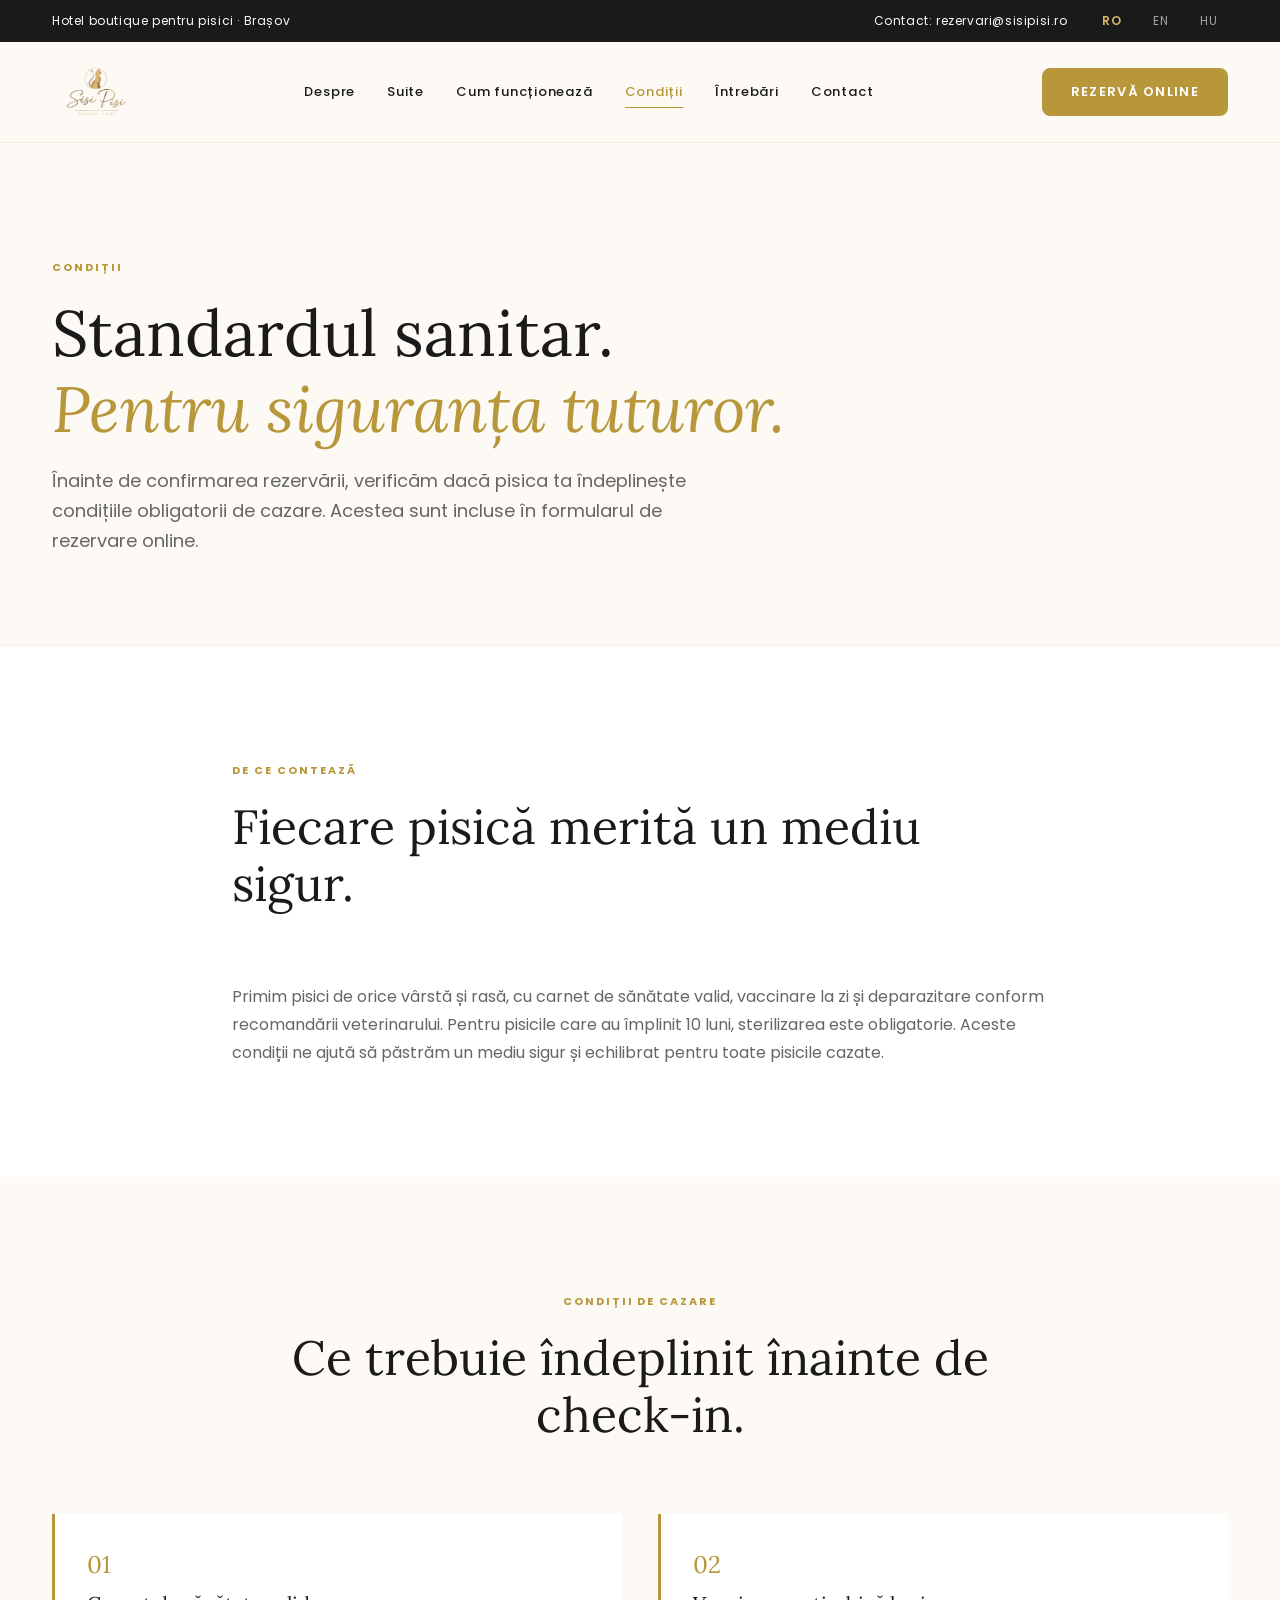
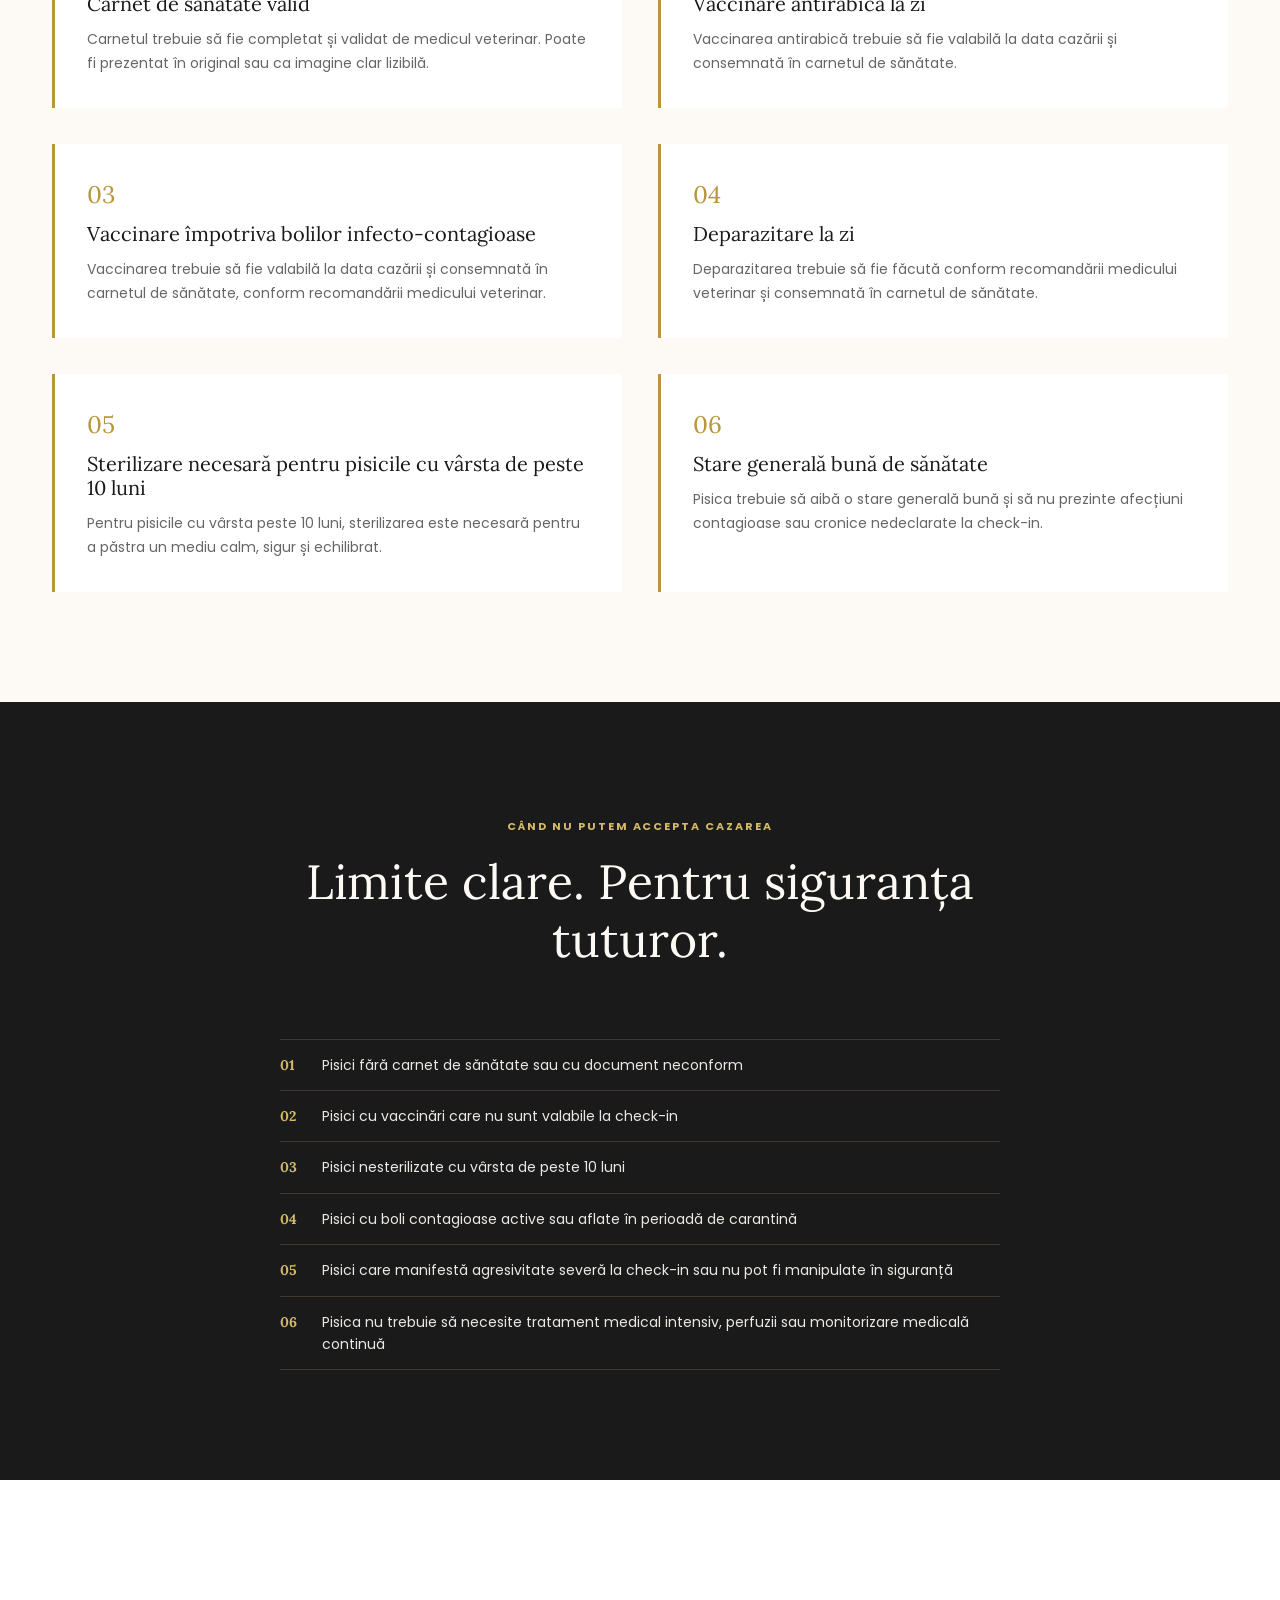
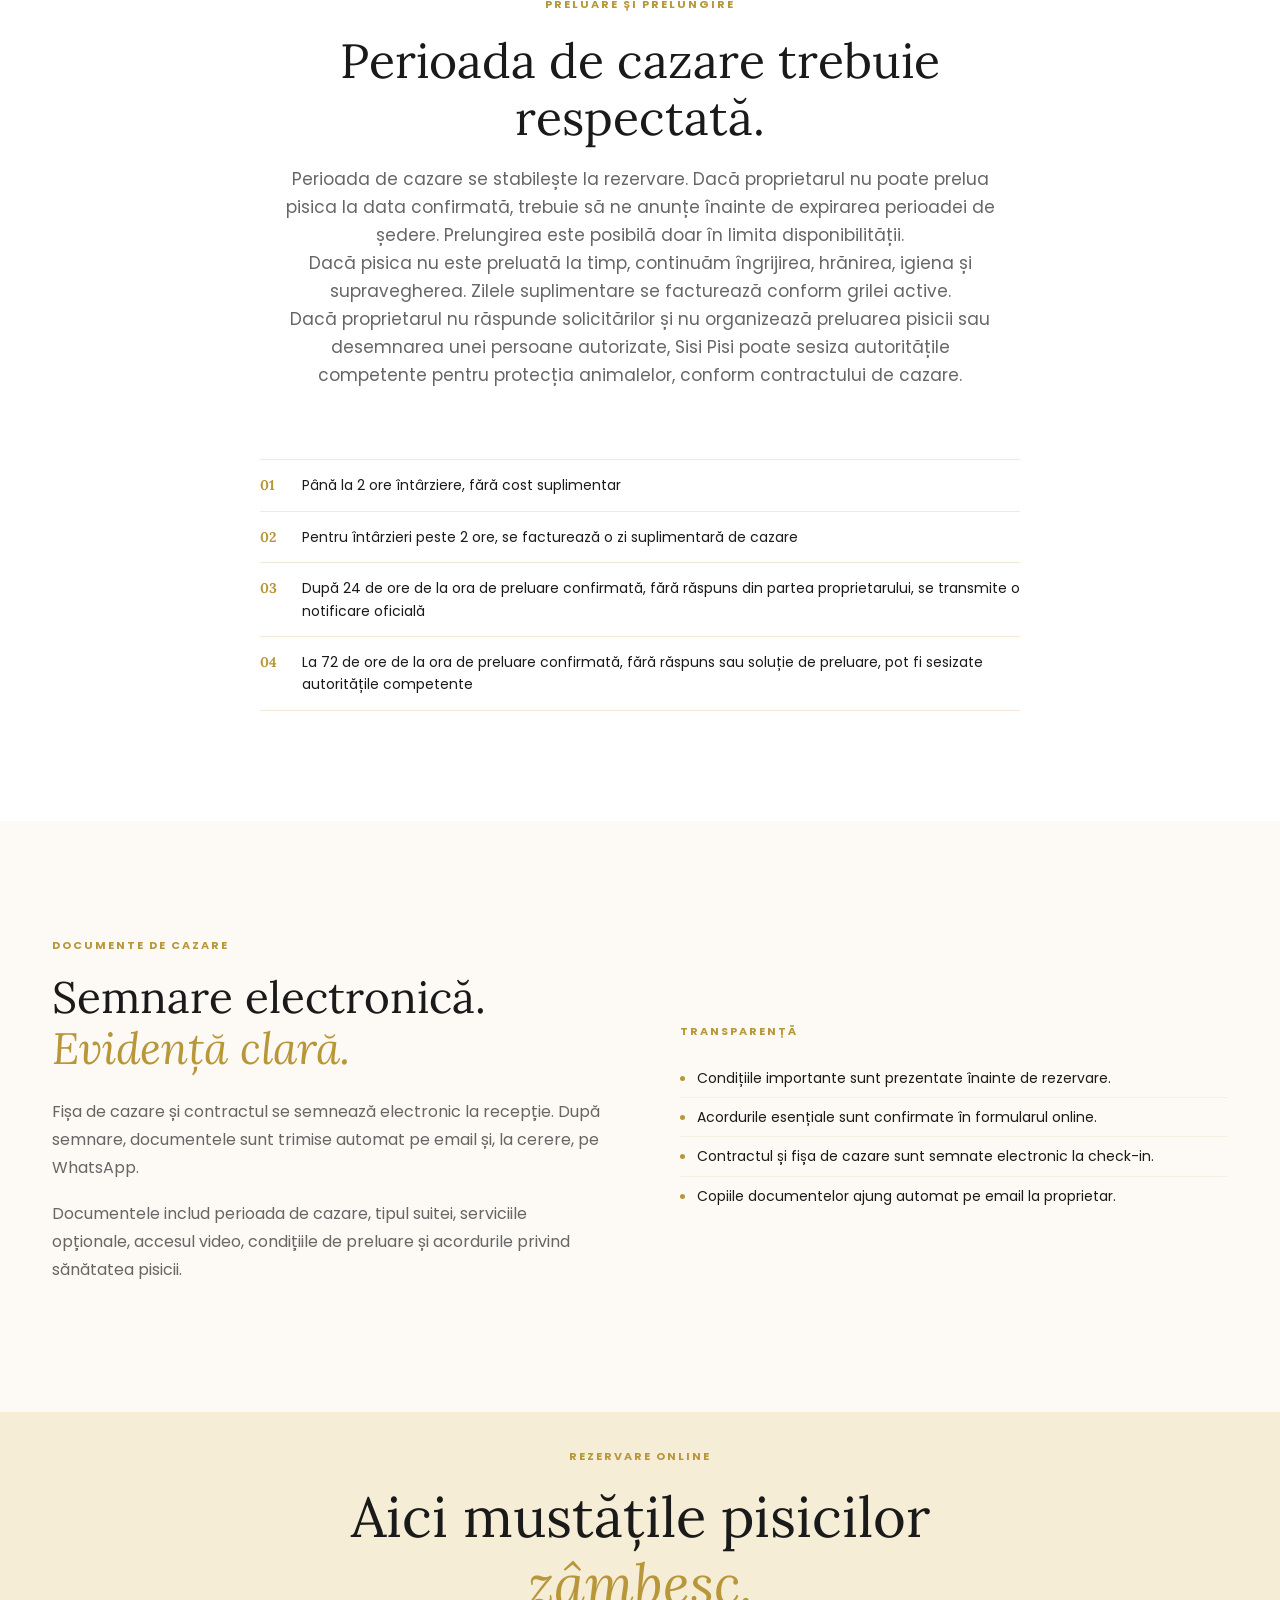
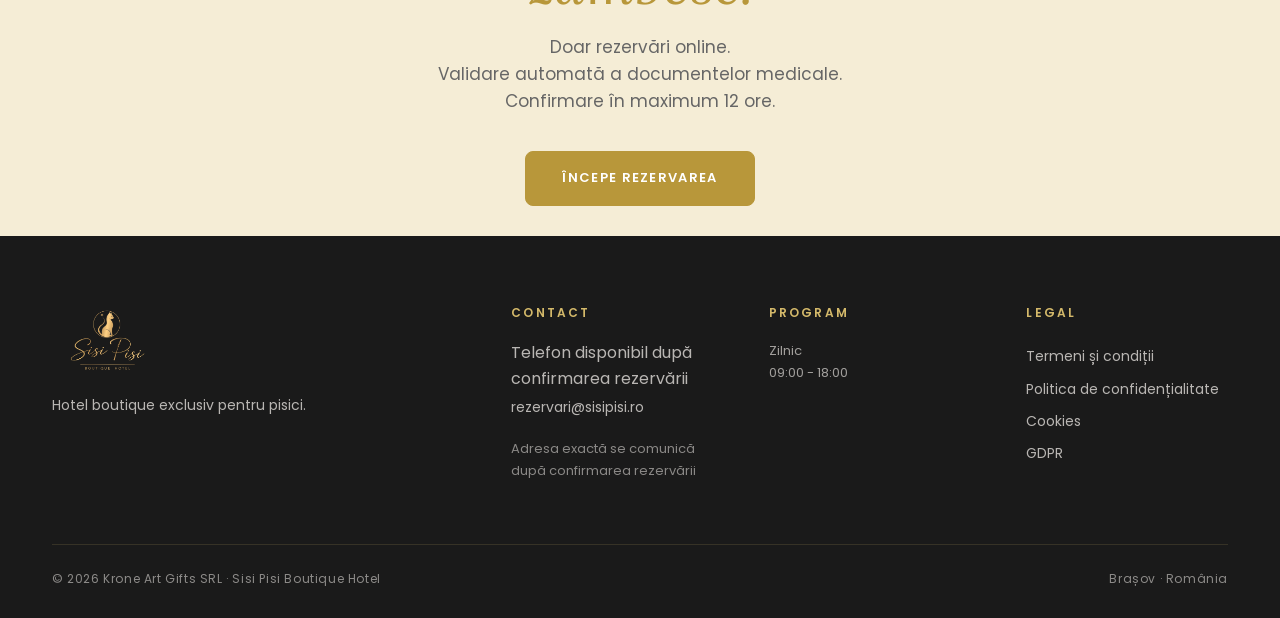
<file: conditii.html>
<!DOCTYPE html>
<html lang="ro">
<head>
<meta charset="UTF-8">
<meta name="viewport" content="width=device-width, initial-scale=1.0">
<title>Condiții de admitere · Sisi Pisi Boutique Hotel</title>
<meta name="description" content="Condițiile medicale obligatorii pentru rezervarea unei suite la Sisi Pisi. Vaccinare la zi, carnet veterinar, deparazitare.">
<link rel="preconnect" href="https://fonts.googleapis.com">
<link rel="preconnect" href="https://fonts.gstatic.com" crossorigin>
<link href="https://fonts.googleapis.com/css2?family=Lora:ital,wght@0,400;0,500;0,600;1,400&family=Poppins:wght@300;400;500;600;700&display=swap" rel="stylesheet">
<link rel="stylesheet" href="assets/styles.css">
  <link rel="icon" href="/favicon.ico" sizes="any">
  <link rel="icon" type="image/png" sizes="96x96" href="/favicon-96x96.png">
  <link rel="icon" type="image/png" sizes="192x192" href="/favicon-192.png">
  <link rel="apple-touch-icon" href="/apple-touch-icon.png">
</head>
<body>

<div class="topbar">
  <div class="container">
    <div data-i18n="topbar.tagline">Hotel boutique pentru pisici · Brașov</div>
    <div class="topbar-right">
      <a href="mailto:rezervari@sisipisi.ro" data-i18n="topbar.phone">Contact: rezervari@sisipisi.ro</a>
      <div class="lang-switcher">
        <button data-lang="ro" class="active">RO</button><span class="lang-divider">·</span>
        <button data-lang="en">EN</button><span class="lang-divider">·</span>
        <button data-lang="hu">HU</button>
      </div>
    </div>
  </div>
</div>

<header class="site-header">
  <div class="container">
    <a href="index.html" class="logo"><img src="assets/images/Logo%20transparent.png" alt="Sisi Pisi" class="logo-desktop"><img src="assets/images/logo-rotund.svg" alt="Sisi Pisi" class="logo-mobile"></a>
    <nav class="primary">
      <a href="despre.html" data-i18n="nav.about">Despre</a>
      <a href="suite.html" data-i18n="nav.suites">Suite</a>
      <a href="cum-functioneaza.html" data-i18n="nav.how">Cum funcționează</a>
      <a href="conditii.html" data-i18n="nav.requirements">Condiții</a>
      <a href="faq.html" data-i18n="nav.faq">Întrebări</a>
      <a href="contact.html" data-i18n="nav.contact">Contact</a>
    </nav>
    <a href="rezervare.html" class="btn-primary" data-i18n="nav.book">Rezervă online</a>
    <button class="menu-toggle" aria-label="Menu" aria-expanded="false" type="button"><svg viewBox="0 0 24 24" fill="none" stroke="currentColor" stroke-width="1.5"><line x1="4" y1="7" x2="20" y2="7"/><line x1="4" y1="12" x2="20" y2="12"/><line x1="4" y1="17" x2="20" y2="17"/></svg></button>
  </div>
</header>

<section class="page-hero">
  <div class="container reveal">
    <div class="eyebrow" data-i18n="nav.requirements">Condiții</div>
    <h1><span data-i18n="cond.hero.title.1">Standardul sanitar.</span><br><em data-i18n="cond.hero.title.2">Pentru siguranța tuturor.</em></h1>
    <p class="lead" data-i18n="cond.hero.lead">Înainte de confirmarea rezervării, verificăm dacă pisica ta îndeplinește condițiile obligatorii de cazare. Acestea sunt incluse în formularul de rezervare online.</p>
  </div>
</section>

<section class="bg-white">
  <div class="container-narrow">
    <div class="section-head left reveal">
      <div class="eyebrow" data-i18n="cond.intro.eyebrow">De ce contează</div>
      <h2 data-i18n="cond.intro.title">Fiecare pisică merită un mediu sigur.</h2>
    </div>
    <div class="reveal">
      <p data-i18n="cond.intro.p1" style="color: var(--gray); font-size: 16px; line-height: 1.75;">Primim pisici de orice vârstă și rasă, cu carnet de sănătate valid, vaccinare la zi și deparazitare conform recomandării veterinarului. Pentru pisicile care au împlinit 10 luni, sterilizarea este obligatorie. Aceste condiții ne ajută să păstrăm un mediu sigur și echilibrat pentru toate pisicile cazate.</p>
    </div>
  </div>
</section>

<section class="bg-cream">
  <div class="container">
    <div class="section-head reveal">
      <div class="eyebrow" data-i18n="cond.docs.eyebrow">CONDIȚII DE CAZARE</div>
      <h2 data-i18n="cond.docs.title">Ce trebuie îndeplinit înainte de check-in.</h2>
    </div>
    <div class="pillars-grid" style="grid-template-columns: repeat(2, 1fr); gap: 36px;">
      <div class="reveal" style="background: var(--white); padding: 32px; border-left: 3px solid var(--gold);">
        <div class="eyebrow" style="font-size: 24px; color: var(--gold); font-family: 'Lora'; font-weight: 400; letter-spacing: 0; text-transform: none; margin-bottom: 8px;">01</div>
        <h3 style="font-size: 20px; margin-bottom: 12px; color: var(--charcoal);" data-i18n="cond.docs.1.title">Carnet de sănătate valid</h3>
        <p style="color: var(--gray); font-size: 14px; line-height: 1.7;" data-i18n="cond.docs.1.text">Carnetul trebuie să fie completat și validat de medicul veterinar. Poate fi prezentat în original sau ca imagine clar lizibilă.</p>
      </div>
      <div class="reveal" style="background: var(--white); padding: 32px; border-left: 3px solid var(--gold);">
        <div class="eyebrow" style="font-size: 24px; color: var(--gold); font-family: 'Lora'; font-weight: 400; letter-spacing: 0; text-transform: none; margin-bottom: 8px;">02</div>
        <h3 style="font-size: 20px; margin-bottom: 12px; color: var(--charcoal);" data-i18n="cond.docs.2.title">Vaccinare antirabică la zi</h3>
        <p style="color: var(--gray); font-size: 14px; line-height: 1.7;" data-i18n="cond.docs.2.text">Vaccinarea antirabică trebuie să fie valabilă la data cazării și consemnată în carnetul de sănătate.</p>
      </div>
      <div class="reveal" style="background: var(--white); padding: 32px; border-left: 3px solid var(--gold);">
        <div class="eyebrow" style="font-size: 24px; color: var(--gold); font-family: 'Lora'; font-weight: 400; letter-spacing: 0; text-transform: none; margin-bottom: 8px;">03</div>
        <h3 style="font-size: 20px; margin-bottom: 12px; color: var(--charcoal);" data-i18n="cond.docs.3.title">Vaccinare împotriva bolilor infecto-contagioase</h3>
        <p style="color: var(--gray); font-size: 14px; line-height: 1.7;" data-i18n="cond.docs.3.text">Vaccinarea trebuie să fie valabilă la data cazării și consemnată în carnetul de sănătate, conform recomandării medicului veterinar.</p>
      </div>
      <div class="reveal" style="background: var(--white); padding: 32px; border-left: 3px solid var(--gold);">
        <div class="eyebrow" style="font-size: 24px; color: var(--gold); font-family: 'Lora'; font-weight: 400; letter-spacing: 0; text-transform: none; margin-bottom: 8px;">04</div>
        <h3 style="font-size: 20px; margin-bottom: 12px; color: var(--charcoal);" data-i18n="cond.docs.4.title">Deparazitare la zi</h3>
        <p style="color: var(--gray); font-size: 14px; line-height: 1.7;" data-i18n="cond.docs.4.text">Deparazitarea trebuie să fie făcută conform recomandării medicului veterinar și consemnată în carnetul de sănătate.</p>
      </div>
      <div class="reveal" style="background: var(--white); padding: 32px; border-left: 3px solid var(--gold);">
        <div class="eyebrow" style="font-size: 24px; color: var(--gold); font-family: 'Lora'; font-weight: 400; letter-spacing: 0; text-transform: none; margin-bottom: 8px;">05</div>
        <h3 style="font-size: 20px; margin-bottom: 12px; color: var(--charcoal);" data-i18n="cond.docs.5.title">Sterilizare necesară pentru pisicile cu vârsta de peste 10 luni</h3>
        <p style="color: var(--gray); font-size: 14px; line-height: 1.7;" data-i18n="cond.docs.5.text">Pentru pisicile cu vârsta peste 10 luni, sterilizarea este necesară pentru a păstra un mediu calm, sigur și echilibrat.</p>
</div>
      <div class="reveal" style="background: var(--white); padding: 32px; border-left: 3px solid var(--gold);">
        <div class="eyebrow" style="font-size: 24px; color: var(--gold); font-family: 'Lora'; font-weight: 400; letter-spacing: 0; text-transform: none; margin-bottom: 8px;">06</div>
        <h3 style="font-size: 20px; margin-bottom: 12px; color: var(--charcoal);" data-i18n="cond.docs.6.title">Stare generală bună de sănătate</h3>
        <p style="color: var(--gray); font-size: 14px; line-height: 1.7;" data-i18n="cond.docs.6.text">Pisica trebuie să aibă o stare generală bună și să nu prezinte afecțiuni contagioase sau cronice nedeclarate la check-in.</p>

      </div>
    </div>
  </div>
</section>

<section class="bg-charcoal">
  <div class="container">
    <div class="section-head reveal">
      <div class="eyebrow eyebrow-light" data-i18n="cond.refuse.eyebrow">CÂND NU PUTEM ACCEPTA CAZAREA</div>
      <h2 style="color: var(--cream);" data-i18n="cond.refuse.title">Limite clare. Pentru siguranța tuturor.</h2>
    </div>
    <ul class="req-list reveal" style="max-width: 720px; margin: 0 auto;">
      <li><span class="check">01</span><span data-i18n="cond.refuse.1">Pisici fără carnet de sănătate sau cu document neconform</span></li>
      <li><span class="check">02</span><span data-i18n="cond.refuse.2">Pisici cu vaccinări care nu sunt valabile la check-in</span></li>
      <li><span class="check">03</span><span data-i18n="cond.refuse.3">Pisici nesterilizate cu vârsta de peste 10 luni</span></li>
      <li><span class="check">04</span><span data-i18n="cond.refuse.4">Pisici cu boli contagioase active sau aflate în perioadă de carantină</span></li>
      <li><span class="check">05</span><span data-i18n="cond.refuse.5">Pisici care manifestă agresivitate severă la check-in sau nu pot fi manipulate în siguranță</span></li>
      <li><span class="check">06</span><span data-i18n="cond.refuse.6">Pisica nu trebuie să necesite tratament medical intensiv, perfuzii sau monitorizare medicală continuă</span></li>
    </ul>
  </div>
</section>

<section class="bg-white">
  <div class="container">
    <div class="section-head reveal">
      <div class="eyebrow" data-i18n="cond.pickup.eyebrow">PRELUARE ȘI PRELUNGIRE</div>
      <h2 data-i18n="cond.pickup.title">Perioada de cazare trebuie respectată.</h2>
      <p data-i18n="cond.pickup.p1">Perioada de cazare se stabilește la rezervare. Dacă proprietarul nu poate prelua pisica la data confirmată, trebuie să ne anunțe înainte de expirarea perioadei de ședere. Prelungirea este posibilă doar în limita disponibilității.</p>
      <p data-i18n="cond.pickup.p2">Dacă pisica nu este preluată la timp, continuăm îngrijirea, hrănirea, igiena și supravegherea. Zilele suplimentare se facturează conform grilei active.</p>
      <p data-i18n="cond.pickup.p3">Dacă proprietarul nu răspunde solicitărilor și nu organizează preluarea pisicii sau desemnarea unei persoane autorizate, Sisi Pisi poate sesiza autoritățile competente pentru protecția animalelor, conform contractului de cazare.</p>
    </div>
    <ul class="req-list on-light" style="max-width: 760px; margin: 0 auto;">
      <li><span class="check" style="color: var(--gold);">01</span><span data-i18n="cond.pickup.rule1">Până la 2 ore întârziere, fără cost suplimentar</span></li>
      <li><span class="check" style="color: var(--gold);">02</span><span data-i18n="cond.pickup.rule2">Pentru întârzieri peste 2 ore, se facturează o zi suplimentară de cazare</span></li>
      <li><span class="check" style="color: var(--gold);">03</span><span data-i18n="cond.pickup.rule3">După 24 de ore de la ora de preluare confirmată, fără răspuns din partea proprietarului, se transmite o notificare oficială</span></li>
      <li><span class="check" style="color: var(--gold);">04</span><span data-i18n="cond.pickup.rule4">La 72 de ore de la ora de preluare confirmată, fără răspuns sau soluție de preluare, pot fi sesizate autoritățile competente</span></li>
    </ul>
  </div>
</section>

<section class="bg-cream">
  <div class="container">
    <div class="split">
      <div class="split-content reveal">
        <div class="eyebrow" data-i18n="cond.digital.eyebrow">DOCUMENTE DE CAZARE</div>
        <h2><span data-i18n="cond.digital.title.1">Semnare electronică.</span> <em data-i18n="cond.digital.title.2">Evidență clară.</em></h2>
        <p data-i18n="cond.digital.p1">Fișa de cazare și contractul se semnează electronic la recepție. După semnare, documentele sunt trimise automat pe email și, la cerere, pe WhatsApp.</p>
        <p data-i18n="cond.digital.p2">Documentele includ perioada de cazare, tipul suitei, serviciile opționale, accesul video, condițiile de preluare și acordurile privind sănătatea pisicii.</p>
      </div>
      <div class="split-content reveal">
        <div class="eyebrow" data-i18n="cond.digital.box.eyebrow">Transparență</div>
        <ul class="suite-features">
          <li data-i18n="cond.digital.l1">Condițiile importante sunt prezentate înainte de rezervare.</li>
          <li data-i18n="cond.digital.l2">Acordurile esențiale sunt confirmate în formularul online.</li>
          <li data-i18n="cond.digital.l3">Contractul și fișa de cazare sunt semnate electronic la check-in.</li>
          <li data-i18n="cond.digital.l4">Copiile documentelor ajung automat pe email la proprietar.</li>
        </ul>
      </div>
    </div>
  </div>
</section>

<section class="bg-gold-pale cta-final">
  <div class="container reveal">
    <div class="eyebrow" data-i18n="cta.eyebrow">Rezervare online</div>
    <h2><span data-i18n="cta.title.1">Aici mustățile pisicilor</span><br> <em data-i18n="cta.title.2">zâmbesc.</em></h2>
    <p data-i18n="cta.lead">Doar rezervări online.<br>Validare automată a documentelor medicale.<br>Confirmare în maximum 12 ore.</p>
    <a href="rezervare.html" class="btn-primary btn-large" data-i18n="cta.button">Începe rezervarea</a>
  </div>
</section>

<footer class="site-footer">
  <div class="container">
    <div class="footer-grid">
      <div class="footer-brand">
        <img src="assets/images/Logo%20transparent.png" alt="Sisi Pisi" class="logo-desktop"><img src="assets/images/logo-rotund.svg" alt="Sisi Pisi" class="logo-mobile">
        <p data-i18n="footer.tagline">Hotel boutique exclusiv pentru pisici.</p>
      </div>
      <div>
        <h4 data-i18n="footer.contact">Contact</h4>
        <span data-i18n="footer.phone.pending">Telefon disponibil după confirmarea rezervării</span>
        <a href="mailto:rezervari@sisipisi.ro">rezervari@sisipisi.ro</a>
        <p style="margin-top:14px; font-size:13px; opacity:0.7;" data-i18n="footer.address">Adresa exactă se comunică după confirmarea rezervării</p>
      </div>
      <div>
        <h4 data-i18n="footer.hours">Program</h4>
        <p style="font-size:13px; opacity:0.85;" data-i18n="footer.hours.weekdays">Zilnic<br>09:00 - 18:00</p>
      </div>
      <div>
        <h4 data-i18n="footer.legal">Legal</h4>
        <a href="termeni-cazare.html" data-i18n="footer.terms">Termeni și condiții</a>
        <a href="confidentialitate.html" data-i18n="footer.privacy">Politica de confidențialitate</a>
        <a href="cookies.html" data-i18n="footer.cookies">Cookies</a>
        <a href="confidentialitate.html#gdpr" data-i18n="footer.gdpr">GDPR</a>
      </div>
    </div>
    <div class="footer-bottom">
      <div data-i18n="footer.copyright">© 2026 Krone Art Gifts SRL · Sisi Pisi Boutique Hotel</div>
      <div data-i18n="footer.location">Brașov · România</div>
    </div>
  </div>
</footer>

<script src="assets/i18n.js?v=1.6"></script>
<script src="assets/i18n_extra.js"></script>
<script src="assets/main.js"></script>
</body>
</html>
</file>
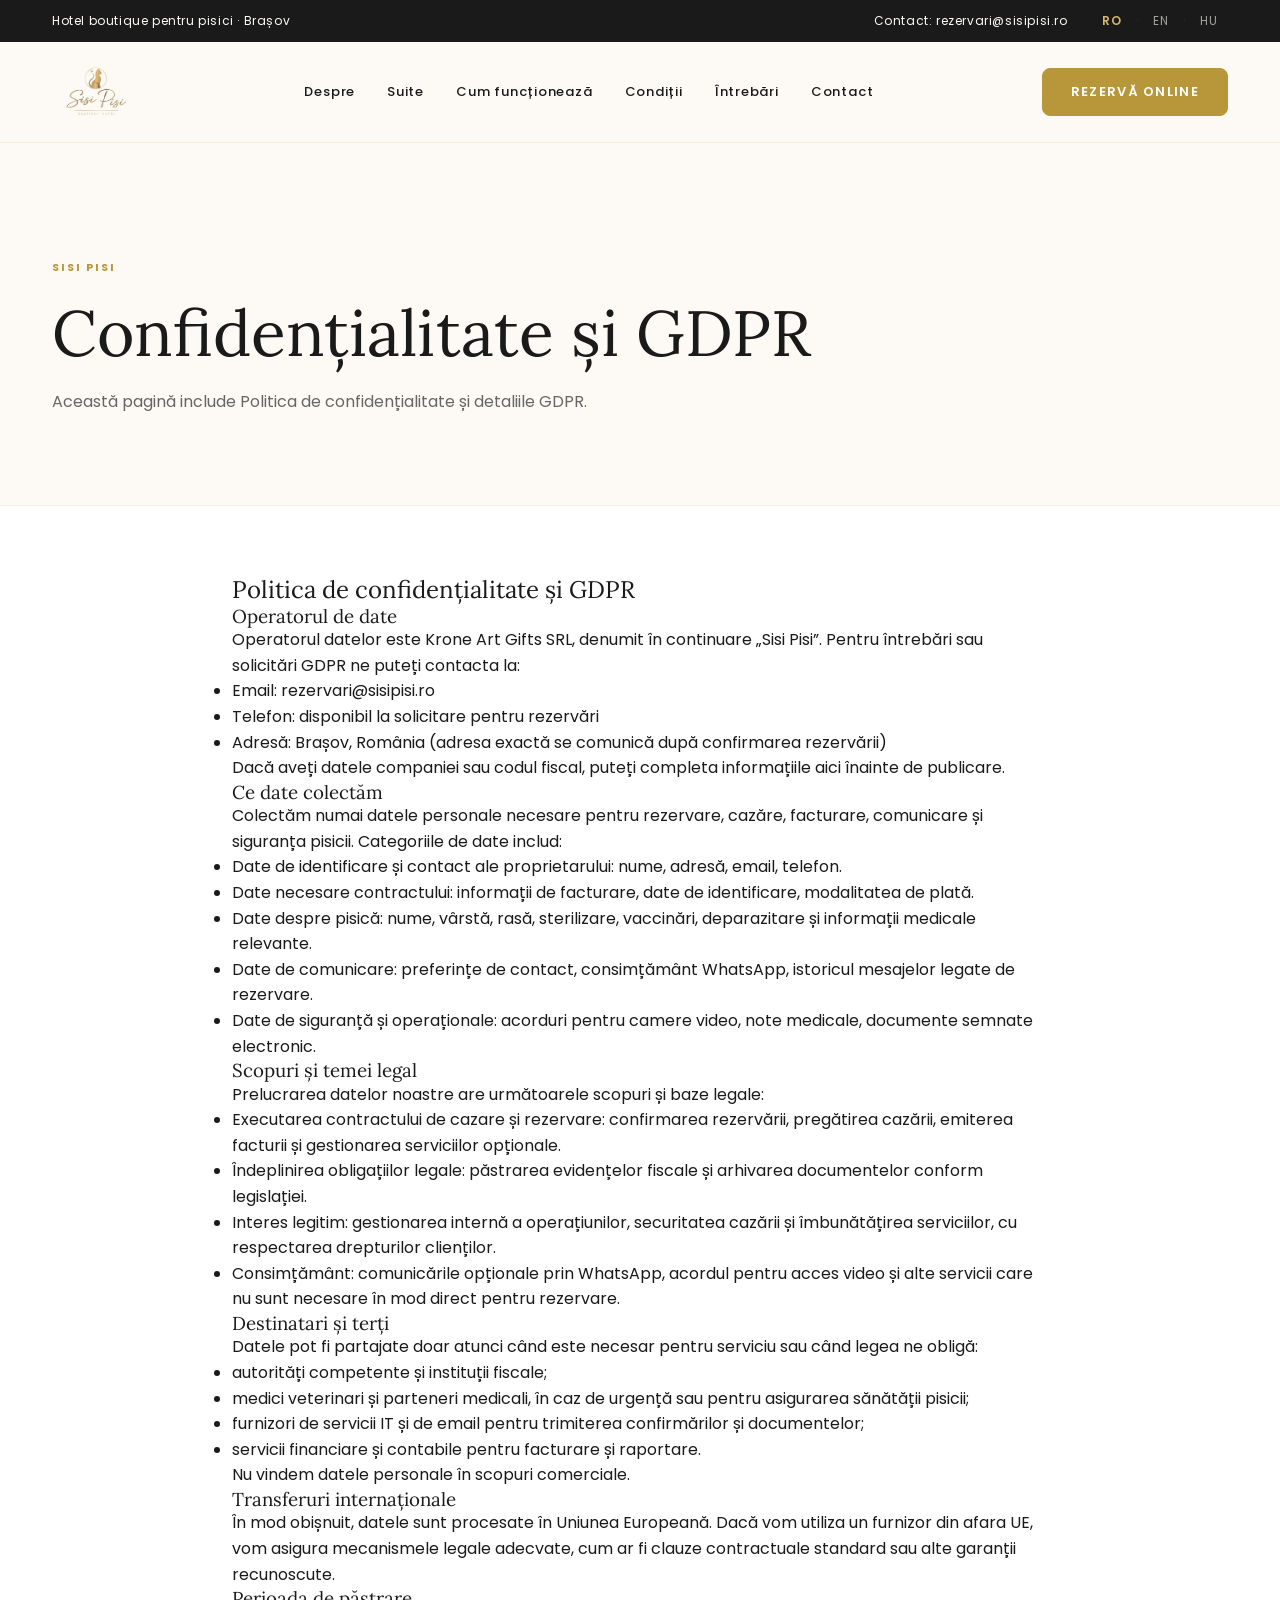
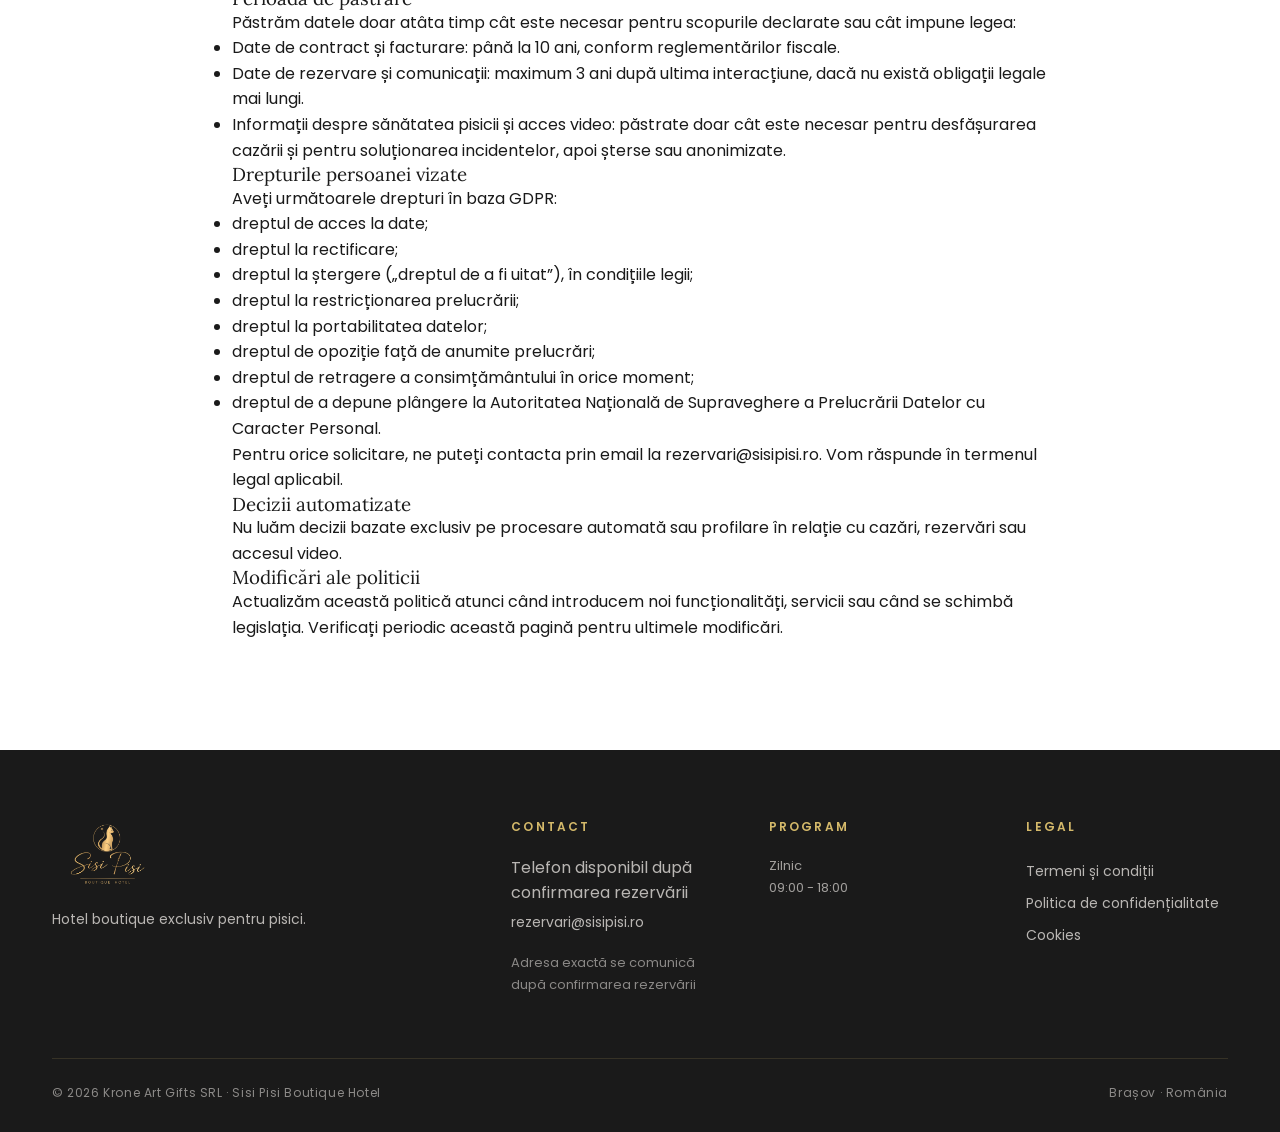
<file: confidentialitate.html>
<!DOCTYPE html>
<html lang="ro">
<head>
<meta charset="UTF-8">
<meta name="viewport" content="width=device-width, initial-scale=1.0">
<title>Confidențialitate și GDPR · Sisi Pisi Boutique Hotel</title>
<meta name="description" content="Confidențialitate și GDPR pentru Sisi Pisi Boutique Hotel.">
<link rel="preconnect" href="https://fonts.googleapis.com">
<link rel="preconnect" href="https://fonts.gstatic.com" crossorigin>
<link href="https://fonts.googleapis.com/css2?family=Lora:ital,wght@0,400;0,500;0,600;1,400&family=Poppins:wght@300;400;500;600;700&display=swap" rel="stylesheet">
<link rel="stylesheet" href="assets/styles.css">
  <link rel="icon" href="/favicon.ico" sizes="any">
  <link rel="icon" type="image/png" sizes="96x96" href="/favicon-96x96.png">
  <link rel="icon" type="image/png" sizes="192x192" href="/favicon-192.png">
  <link rel="apple-touch-icon" href="/apple-touch-icon.png">
</head>
<body>
<div class="topbar"><div class="container"><div data-i18n="topbar.tagline">Hotel boutique pentru pisici · Brașov</div><div class="topbar-right"><a href="mailto:rezervari@sisipisi.ro" data-i18n="topbar.phone">Contact: rezervari@sisipisi.ro</a><div class="lang-switcher"><button data-lang="ro" class="active">RO</button><span class="lang-divider">·</span><button data-lang="en">EN</button><span class="lang-divider">·</span><button data-lang="hu">HU</button></div></div></div></div>
<header class="site-header"><div class="container"><a href="index.html" class="logo"><img src="assets/images/Logo%20transparent.png" alt="Sisi Pisi" class="logo-desktop"><img src="assets/images/logo-rotund.svg" alt="Sisi Pisi" class="logo-mobile"></a><nav class="primary"><a href="despre.html" data-i18n="nav.about">Despre</a><a href="suite.html" data-i18n="nav.suites">Suite</a><a href="cum-functioneaza.html" data-i18n="nav.how">Cum funcționează</a><a href="conditii.html" data-i18n="nav.requirements">Condiții</a><a href="faq.html" data-i18n="nav.faq">Întrebări</a><a href="contact.html" data-i18n="nav.contact">Contact</a></nav><a href="rezervare.html" class="btn-primary" data-i18n="nav.book">Rezervă online</a><button class="menu-toggle" aria-label="Menu" aria-expanded="false" type="button"><svg viewBox="0 0 24 24" fill="none" stroke="currentColor" stroke-width="1.5"><line x1="4" y1="7" x2="20" y2="7"/><line x1="4" y1="12" x2="20" y2="12"/><line x1="4" y1="17" x2="20" y2="17"/></svg></button></div></header>
<section class="page-hero"><div class="container reveal"><div class="eyebrow">Sisi Pisi</div><h1 data-i18n="page.privacy.title">Confidențialitate și GDPR</h1><p style="font-size:16px; color:#666; margin-top:10px;">Această pagină include Politica de confidențialitate și detaliile GDPR.</p></div></section>
<section class="bg-white" style="padding:70px 0 110px;"><div class="container-narrow reveal"><h2 id="gdpr" data-i18n="page.privacy.title">Politica de confidențialitate și GDPR</h2><h3 data-i18n="page.privacy.operator.title">Operatorul de date</h3><p data-i18n="page.privacy.operator.p1">Operatorul datelor este Krone Art Gifts SRL, denumit în continuare „Sisi Pisi”. Pentru întrebări sau solicitări GDPR ne puteți contacta la:</p><ul><li data-i18n="page.privacy.operator.email">Email: <a href="mailto:rezervari@sisipisi.ro">rezervari@sisipisi.ro</a></li><li data-i18n="page.privacy.operator.phone">Telefon: disponibil la solicitare pentru rezervări</li><li data-i18n="page.privacy.operator.address">Adresă: Brașov, România (adresa exactă se comunică după confirmarea rezervării)</li></ul><p data-i18n="page.privacy.operator.note">Dacă aveți datele companiei sau codul fiscal, puteți completa informațiile aici înainte de publicare.</p><h3 data-i18n="page.privacy.data.title">Ce date colectăm</h3><p data-i18n="page.privacy.data.p1">Colectăm numai datele personale necesare pentru rezervare, cazăre, facturare, comunicare și siguranța pisicii. Categoriile de date includ:</p><ul><li data-i18n="page.privacy.data.list1">Date de identificare și contact ale proprietarului: nume, adresă, email, telefon.</li><li data-i18n="page.privacy.data.list2">Date necesare contractului: informații de facturare, date de identificare, modalitatea de plată.</li><li data-i18n="page.privacy.data.list3">Date despre pisică: nume, vârstă, rasă, sterilizare, vaccinări, deparazitare și informații medicale relevante.</li><li data-i18n="page.privacy.data.list4">Date de comunicare: preferințe de contact, consimțământ WhatsApp, istoricul mesajelor legate de rezervare.</li><li data-i18n="page.privacy.data.list5">Date de siguranță și operaționale: acorduri pentru camere video, note medicale, documente semnate electronic.</li></ul><h3 data-i18n="page.privacy.purposes.title">Scopuri și temei legal</h3><p data-i18n="page.privacy.purposes.p1">Prelucrarea datelor noastre are următoarele scopuri și baze legale:</p><ul><li data-i18n="page.privacy.purposes.list1">Executarea contractului de cazare și rezervare: confirmarea rezervării, pregătirea cazării, emiterea facturii și gestionarea serviciilor opționale.</li><li data-i18n="page.privacy.purposes.list2">Îndeplinirea obligațiilor legale: păstrarea evidențelor fiscale și arhivarea documentelor conform legislației.</li><li data-i18n="page.privacy.purposes.list3">Interes legitim: gestionarea internă a operațiunilor, securitatea cazării și îmbunătățirea serviciilor, cu respectarea drepturilor clienților.</li><li data-i18n="page.privacy.purposes.list4">Consimțământ: comunicările opționale prin WhatsApp, acordul pentru acces video și alte servicii care nu sunt necesare în mod direct pentru rezervare.</li></ul><h3 data-i18n="page.privacy.recipients.title">Destinatari și terți</h3><p data-i18n="page.privacy.recipients.p1">Datele pot fi partajate doar atunci când este necesar pentru serviciu sau când legea ne obligă:</p><ul><li data-i18n="page.privacy.recipients.list1">autorități competente și instituții fiscale;</li><li data-i18n="page.privacy.recipients.list2">medici veterinari și parteneri medicali, în caz de urgență sau pentru asigurarea sănătății pisicii;</li><li data-i18n="page.privacy.recipients.list3">furnizori de servicii IT și de email pentru trimiterea confirmărilor și documentelor;</li><li data-i18n="page.privacy.recipients.list4">servicii financiare și contabile pentru facturare și raportare.</li></ul><p data-i18n="page.privacy.recipients.p2">Nu vindem datele personale în scopuri comerciale.</p><h3 data-i18n="page.privacy.transfers.title">Transferuri internaționale</h3><p data-i18n="page.privacy.transfers.p1">În mod obișnuit, datele sunt procesate în Uniunea Europeană. Dacă vom utiliza un furnizor din afara UE, vom asigura mecanismele legale adecvate, cum ar fi clauze contractuale standard sau alte garanții recunoscute.</p><h3 data-i18n="page.privacy.retention.title">Perioada de păstrare</h3><p data-i18n="page.privacy.retention.p1">Păstrăm datele doar atâta timp cât este necesar pentru scopurile declarate sau cât impune legea:</p><ul><li data-i18n="page.privacy.retention.list1">Date de contract și facturare: până la 10 ani, conform reglementărilor fiscale.</li><li data-i18n="page.privacy.retention.list2">Date de rezervare și comunicații: maximum 3 ani după ultima interacțiune, dacă nu există obligații legale mai lungi.</li><li data-i18n="page.privacy.retention.list3">Informații despre sănătatea pisicii și acces video: păstrate doar cât este necesar pentru desfășurarea cazării și pentru soluționarea incidentelor, apoi șterse sau anonimizate.</li></ul><h3 data-i18n="page.privacy.rights.title">Drepturile persoanei vizate</h3><p data-i18n="page.privacy.rights.p1">Aveți următoarele drepturi în baza GDPR:</p><ul><li data-i18n="page.privacy.rights.list1">dreptul de acces la date;</li><li data-i18n="page.privacy.rights.list2">dreptul la rectificare;</li><li data-i18n="page.privacy.rights.list3">dreptul la ștergere („dreptul de a fi uitat”), în condițiile legii;</li><li data-i18n="page.privacy.rights.list4">dreptul la restricționarea prelucrării;</li><li data-i18n="page.privacy.rights.list5">dreptul la portabilitatea datelor;</li><li data-i18n="page.privacy.rights.list6">dreptul de opoziție față de anumite prelucrări;</li><li data-i18n="page.privacy.rights.list7">dreptul de retragere a consimțământului în orice moment;</li><li data-i18n="page.privacy.rights.list8">dreptul de a depune plângere la Autoritatea Națională de Supraveghere a Prelucrării Datelor cu Caracter Personal.</li></ul><p data-i18n="page.privacy.rights.p2">Pentru orice solicitare, ne puteți contacta prin email la <a href="mailto:rezervari@sisipisi.ro">rezervari@sisipisi.ro</a>. Vom răspunde în termenul legal aplicabil.</p><h3 data-i18n="page.privacy.decisions.title">Decizii automatizate</h3><p data-i18n="page.privacy.decisions.p1">Nu luăm decizii bazate exclusiv pe procesare automată sau profilare în relație cu cazări, rezervări sau accesul video.</p><h3 data-i18n="page.privacy.updates.title">Modificări ale politicii</h3><p data-i18n="page.privacy.updates.p1">Actualizăm această politică atunci când introducem noi funcționalități, servicii sau când se schimbă legislația. Verificați periodic această pagină pentru ultimele modificări.</p></div></section>
<footer class="site-footer"><div class="container"><div class="footer-grid"><div class="footer-brand"><img src="assets/images/Logo%20transparent.png" alt="Sisi Pisi" class="logo-desktop"><img src="assets/images/logo-rotund.svg" alt="Sisi Pisi" class="logo-mobile"><p data-i18n="footer.tagline">Hotel boutique exclusiv pentru pisici.</p></div><div><h4 data-i18n="footer.contact">Contact</h4><span data-i18n="footer.phone.pending">Telefon disponibil după confirmarea rezervării</span><a href="mailto:rezervari@sisipisi.ro">rezervari@sisipisi.ro</a><p style="margin-top:14px;font-size:13px;opacity:0.7;" data-i18n="footer.address">Adresa exactă se comunică după confirmarea rezervării</p></div><div><h4 data-i18n="footer.hours">Program</h4><p style="font-size:13px;opacity:0.85;" data-i18n="footer.hours.weekdays">Zilnic<br>09:00 - 18:00</p></div><div><h4 data-i18n="footer.legal">Legal</h4><a href="termeni-cazare.html" data-i18n="footer.terms">Termeni și condiții</a><a href="confidentialitate.html" data-i18n="footer.privacy">Politica de confidențialitate</a><a href="cookies.html" data-i18n="footer.cookies">Cookies</a></div></div><div class="footer-bottom"><div data-i18n="footer.copyright">© 2026 Krone Art Gifts SRL · Sisi Pisi Boutique Hotel</div><div data-i18n="footer.location">Brașov · România</div></div></div></footer>
<script src="assets/i18n.js?v=1.6"></script><script src="assets/i18n_extra.js"></script><script src="assets/main.js"></script>
</body></html>
</file>
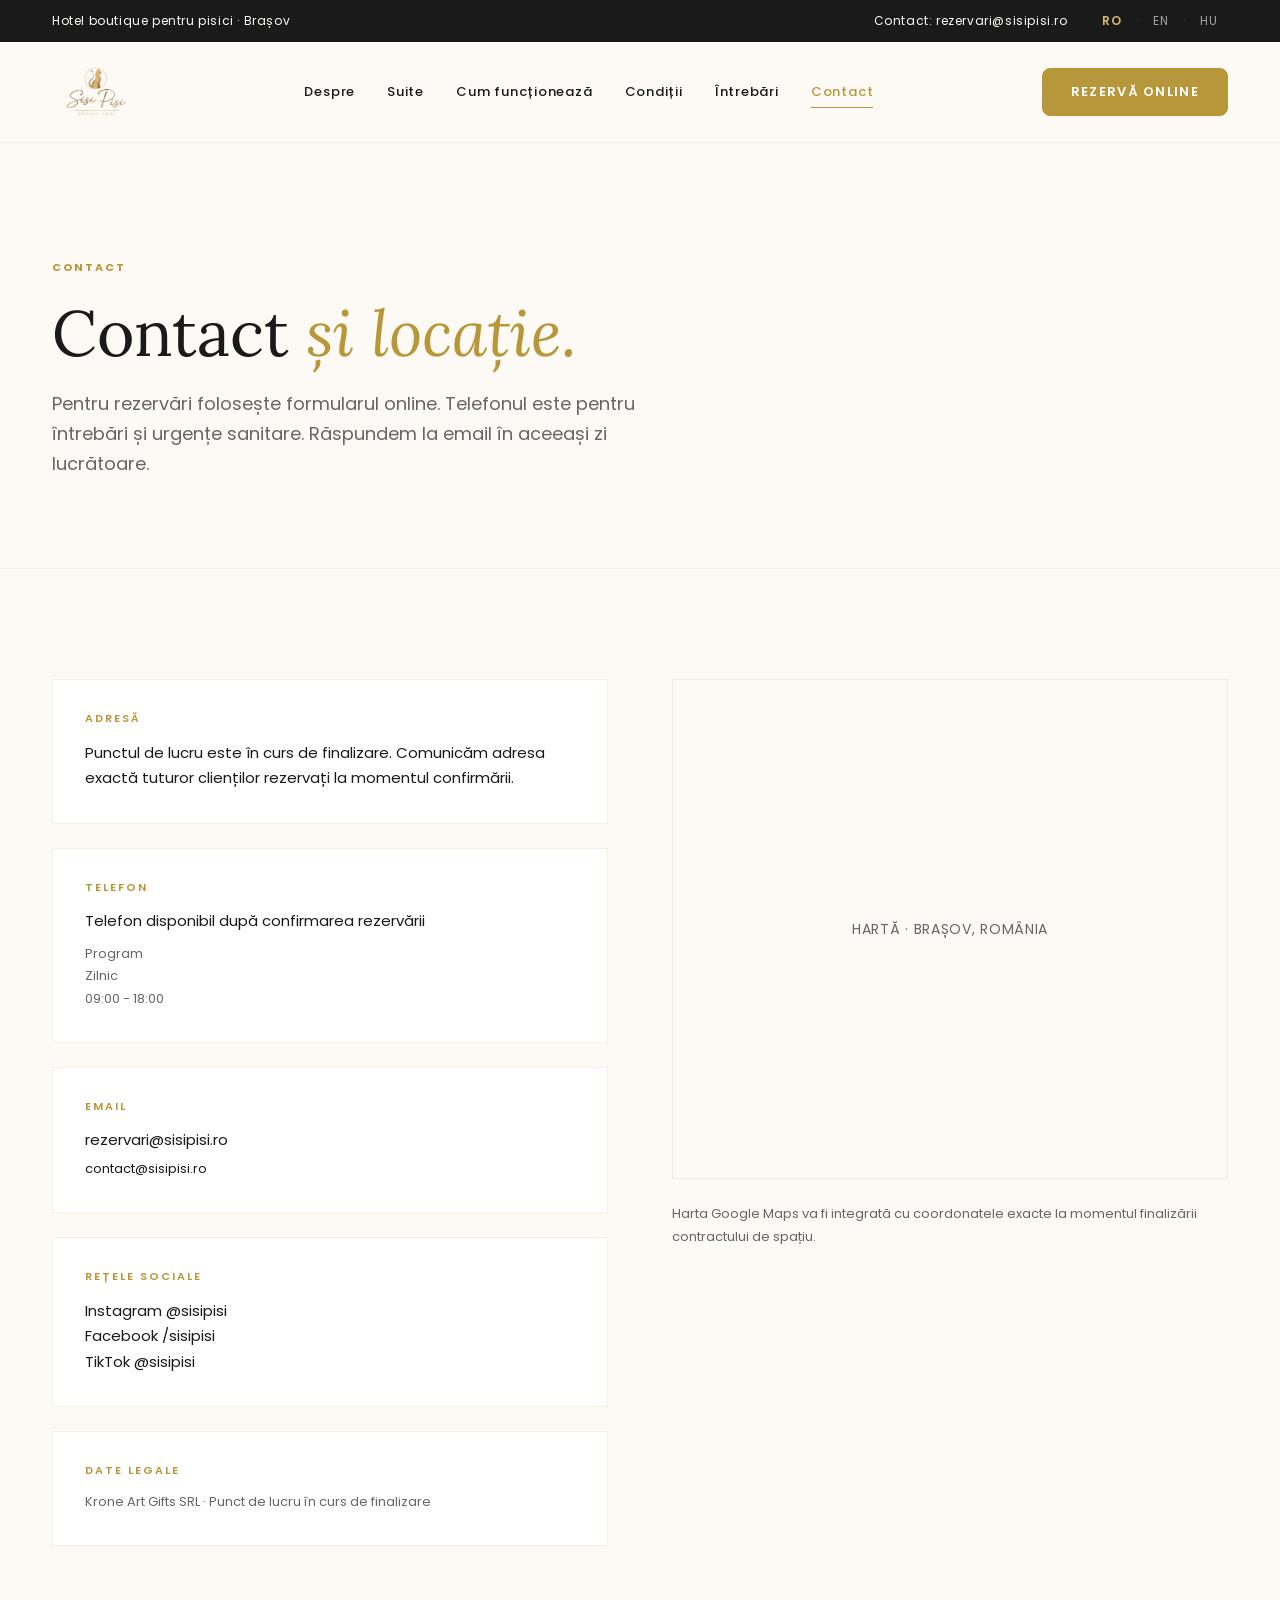
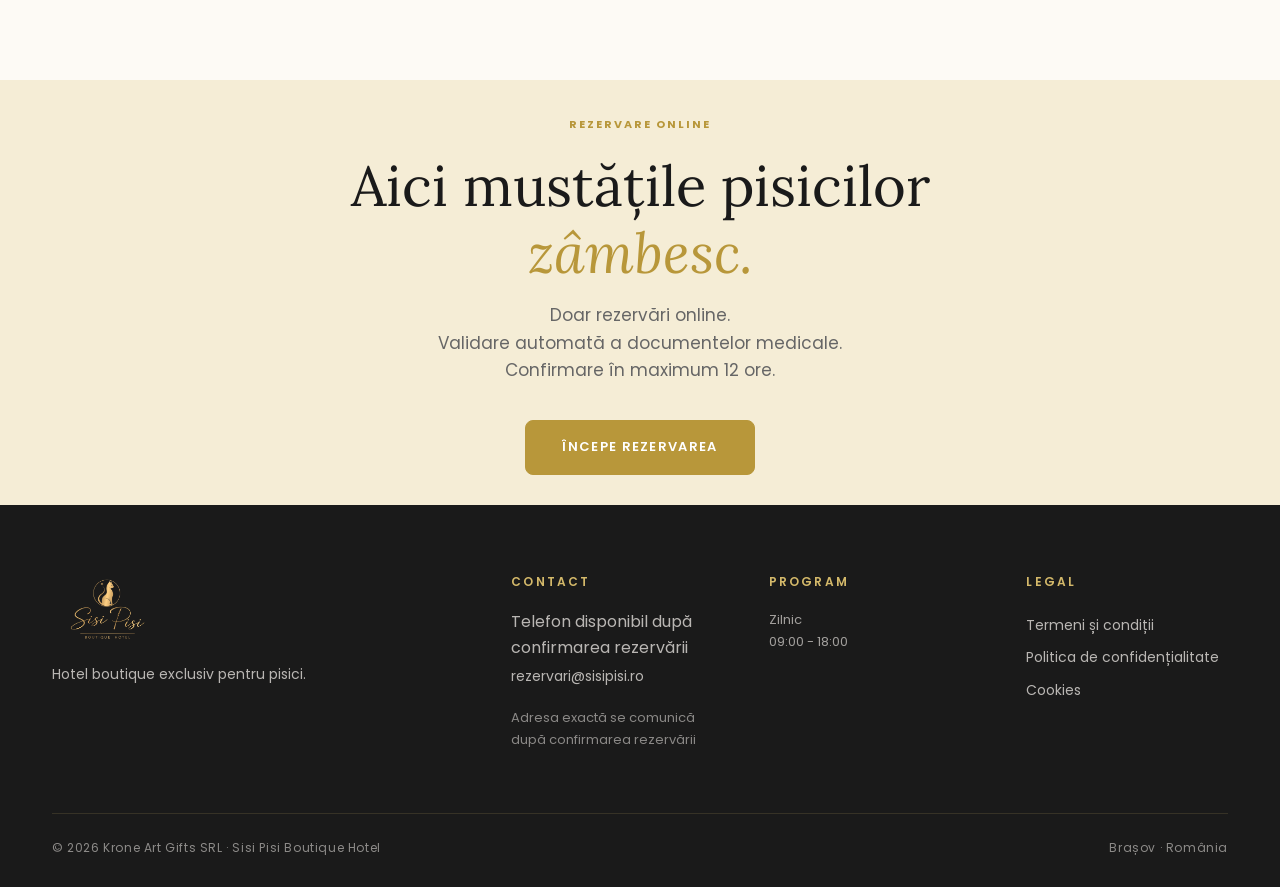
<file: contact.html>
<!DOCTYPE html>
<html lang="ro">
<head>
<meta charset="UTF-8">
<meta name="viewport" content="width=device-width, initial-scale=1.0">
<title>Contact · Sisi Pisi Boutique Hotel</title>
<meta name="description" content="Contact Sisi Pisi Boutique Hotel din Brașov. Telefon, email, adresă, program și rețele sociale.">
<link rel="preconnect" href="https://fonts.googleapis.com">
<link rel="preconnect" href="https://fonts.gstatic.com" crossorigin>
<link href="https://fonts.googleapis.com/css2?family=Lora:ital,wght@0,400;0,500;0,600;1,400&family=Poppins:wght@300;400;500;600;700&display=swap" rel="stylesheet">
<link rel="stylesheet" href="assets/styles.css">
  <link rel="icon" href="/favicon.ico" sizes="any">
  <link rel="icon" type="image/png" sizes="96x96" href="/favicon-96x96.png">
  <link rel="icon" type="image/png" sizes="192x192" href="/favicon-192.png">
  <link rel="apple-touch-icon" href="/apple-touch-icon.png">
</head>
<body>

<div class="topbar">
  <div class="container">
    <div data-i18n="topbar.tagline">Hotel boutique pentru pisici · Brașov</div>
    <div class="topbar-right">
      <a href="mailto:rezervari@sisipisi.ro" data-i18n="topbar.phone">Contact: rezervari@sisipisi.ro</a>
      <div class="lang-switcher">
        <button data-lang="ro" class="active">RO</button><span class="lang-divider">·</span>
        <button data-lang="en">EN</button><span class="lang-divider">·</span>
        <button data-lang="hu">HU</button>
      </div>
    </div>
  </div>
</div>

<header class="site-header">
  <div class="container">
    <a href="index.html" class="logo"><img src="assets/images/Logo%20transparent.png" alt="Sisi Pisi" class="logo-desktop"><img src="assets/images/logo-rotund.svg" alt="Sisi Pisi" class="logo-mobile"></a>
    <nav class="primary">
      <a href="despre.html" data-i18n="nav.about">Despre</a>
      <a href="suite.html" data-i18n="nav.suites">Suite</a>
      <a href="cum-functioneaza.html" data-i18n="nav.how">Cum funcționează</a>
      <a href="conditii.html" data-i18n="nav.requirements">Condiții</a>
      <a href="faq.html" data-i18n="nav.faq">Întrebări</a>
      <a href="contact.html" data-i18n="nav.contact">Contact</a>
    </nav>
    <a href="rezervare.html" class="btn-primary" data-i18n="nav.book">Rezervă online</a>
    <button class="menu-toggle" aria-label="Menu" aria-expanded="false" type="button"><svg viewBox="0 0 24 24" fill="none" stroke="currentColor" stroke-width="1.5"><line x1="4" y1="7" x2="20" y2="7"/><line x1="4" y1="12" x2="20" y2="12"/><line x1="4" y1="17" x2="20" y2="17"/></svg></button>
  </div>
</header>

<section class="page-hero">
  <div class="container reveal">
    <div class="eyebrow" data-i18n="nav.contact">Contact</div>
    <h1><span data-i18n="contact.hero.title.1">Contact</span> <em data-i18n="contact.hero.title.2">și locație.</em></h1>
    <p class="lead" data-i18n="contact.hero.lead">Pentru rezervări folosește formularul online. Telefonul este pentru întrebări și urgențe sanitare. Răspundem la email în aceeași zi lucrătoare.</p>
  </div>
</section>

<section class="bg-cream">
  <div class="container">
    <div class="contact-grid">
      <div class="reveal">
        <div class="contact-card">
          <h3 data-i18n="contact.address.title">Adresă</h3>
          <p data-i18n="contact.address.text">Punctul de lucru este în curs de finalizare. Comunicăm adresa exactă tuturor clienților rezervați la momentul confirmării.</p>
        </div>
        <div class="contact-card">
          <h3 data-i18n="contact.phone.title">Telefon</h3>
          <p><span data-i18n="footer.phone.pending">Telefon disponibil după confirmarea rezervării</span></p>
          <p style="font-size: 13px; color: var(--gray); margin-top: 10px;" data-i18n="contact.hours.title">Program</p>
          <p style="font-size: 13px; color: var(--gray);" data-i18n="footer.hours.weekdays">Zilnic<br>09:00 - 18:00</p>
        </div>
        <div class="contact-card">
          <h3 data-i18n="contact.email.title">Email</h3>
          <p><a href="mailto:rezervari@sisipisi.ro">rezervari@sisipisi.ro</a></p>
          <p style="font-size: 13px; color: var(--gray); margin-top: 6px;"><a href="mailto:contact@sisipisi.ro">contact@sisipisi.ro</a></p>
        </div>
        <div class="contact-card">
          <h3 data-i18n="contact.social.title">Rețele sociale</h3>
          <p><a href="#">Instagram @sisipisi</a></p>
          <p><a href="#">Facebook /sisipisi</a></p>
          <p><a href="#">TikTok @sisipisi</a></p>
        </div>
        <div class="contact-card">
          <h3 data-i18n="contact.legal.title">Date legale</h3>
          <p style="font-size: 13px; line-height: 1.7; color: var(--gray);" data-i18n="contact.legal.text">Krone Art Gifts SRL · Punct de lucru în curs de finalizare</p>
        </div>
      </div>
      <div class="reveal">
        <div class="map-placeholder" style="height: 500px;" data-i18n="contact.map.placeholder">Hartă · Brașov, România</div>
        <p style="margin-top: 24px; font-size: 13px; color: var(--gray); line-height: 1.7;">Harta Google Maps va fi integrată cu coordonatele exacte la momentul finalizării contractului de spațiu.</p>
      </div>
    </div>
  </div>
</section>

<section class="bg-gold-pale cta-final">
  <div class="container reveal">
    <div class="eyebrow" data-i18n="cta.eyebrow">Rezervare online</div>
    <h2><span data-i18n="cta.title.1">Aici mustățile pisicilor</span><br> <em data-i18n="cta.title.2">zâmbesc.</em></h2>
    <p data-i18n="cta.lead">Doar rezervări online.<br>Validare automată a documentelor medicale.<br>Confirmare în maximum 12 ore.</p>
    <a href="rezervare.html" class="btn-primary btn-large" data-i18n="cta.button">Începe rezervarea</a>
  </div>
</section>

<footer class="site-footer">
  <div class="container">
    <div class="footer-grid">
      <div class="footer-brand">
        <img src="assets/images/Logo%20transparent.png" alt="Sisi Pisi" class="logo-desktop"><img src="assets/images/logo-rotund.svg" alt="Sisi Pisi" class="logo-mobile">
        <p data-i18n="footer.tagline">Hotel boutique exclusiv pentru pisici.</p>
      </div>
      <div>
        <h4 data-i18n="footer.contact">Contact</h4>
        <span data-i18n="footer.phone.pending">Telefon disponibil după confirmarea rezervării</span>
        <a href="mailto:rezervari@sisipisi.ro">rezervari@sisipisi.ro</a>
        <p style="margin-top:14px; font-size:13px; opacity:0.7;" data-i18n="footer.address">Adresa exactă se comunică după confirmarea rezervării</p>
      </div>
      <div>
        <h4 data-i18n="footer.hours">Program</h4>
        <p style="font-size:13px; opacity:0.85;" data-i18n="footer.hours.weekdays">Zilnic<br>09:00 - 18:00</p>
      </div>
      <div>
        <h4 data-i18n="footer.legal">Legal</h4>
        <a href="termeni-cazare.html" data-i18n="footer.terms">Termeni și condiții</a>
        <a href="confidentialitate.html" data-i18n="footer.privacy">Politica de confidențialitate</a>
        <a href="cookies.html" data-i18n="footer.cookies">Cookies</a>
      </div>
    </div>
    <div class="footer-bottom">
      <div data-i18n="footer.copyright">© 2026 Krone Art Gifts SRL · Sisi Pisi Boutique Hotel</div>
      <div data-i18n="footer.location">Brașov · România</div>
    </div>
  </div>
</footer>

<script src="assets/i18n.js?v=1.6"></script>
<script src="assets/i18n_extra.js"></script>
<script src="assets/main.js"></script>
</body>
</html>
</file>
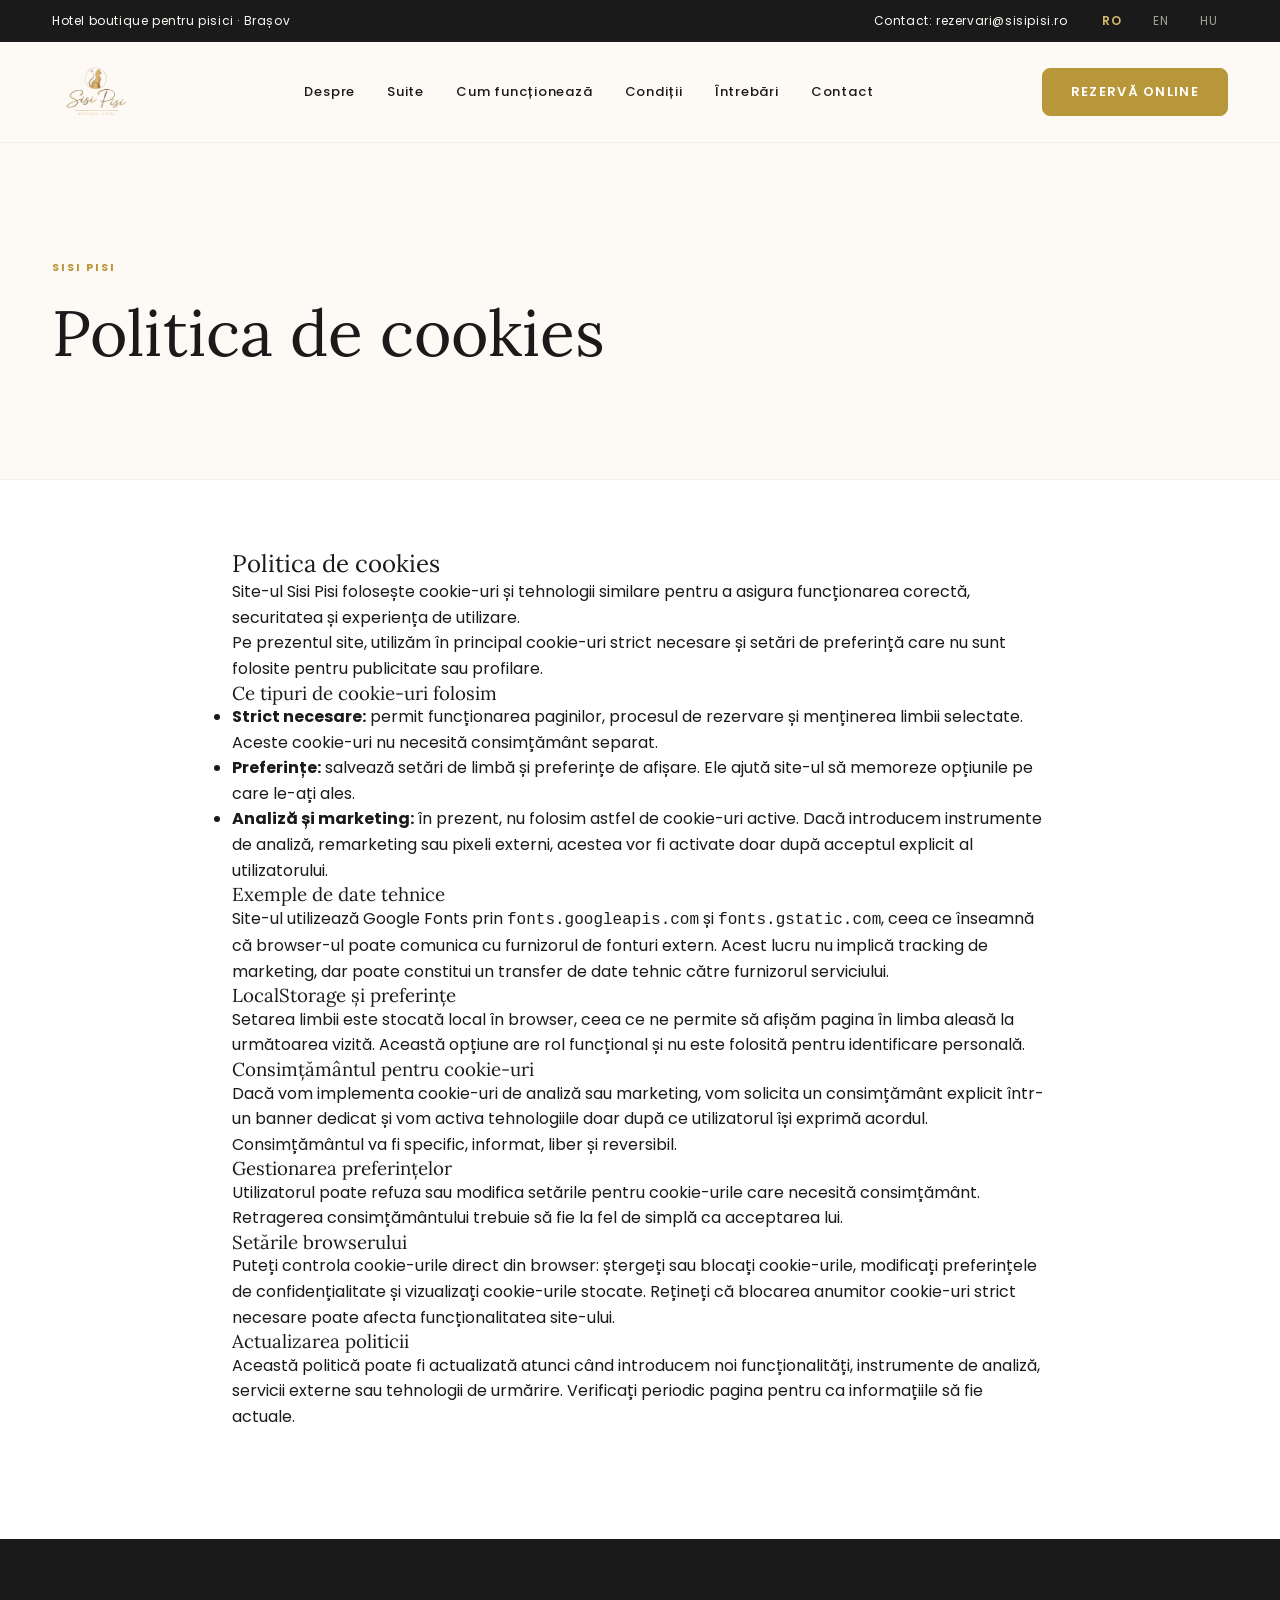
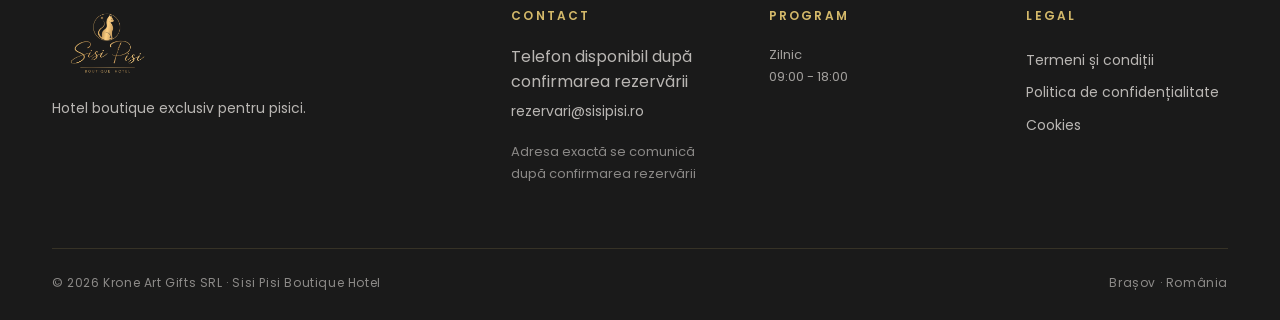
<file: cookies.html>
<!DOCTYPE html>
<html lang="ro">
<head>
<meta charset="UTF-8">
<meta name="viewport" content="width=device-width, initial-scale=1.0">
<title>Politica de cookies · Sisi Pisi Boutique Hotel</title>
<meta name="description" content="Politica de cookies pentru Sisi Pisi Boutique Hotel.">
<link rel="preconnect" href="https://fonts.googleapis.com">
<link rel="preconnect" href="https://fonts.gstatic.com" crossorigin>
<link href="https://fonts.googleapis.com/css2?family=Lora:ital,wght@0,400;0,500;0,600;1,400&family=Poppins:wght@300;400;500;600;700&display=swap" rel="stylesheet">
<link rel="stylesheet" href="assets/styles.css">
  <link rel="icon" href="/favicon.ico" sizes="any">
  <link rel="icon" type="image/png" sizes="96x96" href="/favicon-96x96.png">
  <link rel="icon" type="image/png" sizes="192x192" href="/favicon-192.png">
  <link rel="apple-touch-icon" href="/apple-touch-icon.png">
</head>
<body>
<div class="topbar"><div class="container"><div data-i18n="topbar.tagline">Hotel boutique pentru pisici · Brașov</div><div class="topbar-right"><a href="mailto:rezervari@sisipisi.ro" data-i18n="topbar.phone">Contact: rezervari@sisipisi.ro</a><div class="lang-switcher"><button data-lang="ro" class="active">RO</button><span class="lang-divider">·</span><button data-lang="en">EN</button><span class="lang-divider">·</span><button data-lang="hu">HU</button></div></div></div></div>
<header class="site-header"><div class="container"><a href="index.html" class="logo"><img src="assets/images/Logo%20transparent.png" alt="Sisi Pisi" class="logo-desktop"><img src="assets/images/logo-rotund.svg" alt="Sisi Pisi" class="logo-mobile"></a><nav class="primary"><a href="despre.html" data-i18n="nav.about">Despre</a><a href="suite.html" data-i18n="nav.suites">Suite</a><a href="cum-functioneaza.html" data-i18n="nav.how">Cum funcționează</a><a href="conditii.html" data-i18n="nav.requirements">Condiții</a><a href="faq.html" data-i18n="nav.faq">Întrebări</a><a href="contact.html" data-i18n="nav.contact">Contact</a></nav><a href="rezervare.html" class="btn-primary" data-i18n="nav.book">Rezervă online</a><button class="menu-toggle" aria-label="Menu" aria-expanded="false" type="button"><svg viewBox="0 0 24 24" fill="none" stroke="currentColor" stroke-width="1.5"><line x1="4" y1="7" x2="20" y2="7"/><line x1="4" y1="12" x2="20" y2="12"/><line x1="4" y1="17" x2="20" y2="17"/></svg></button></div></header>
<section class="page-hero"><div class="container reveal"><div class="eyebrow">Sisi Pisi</div><h1 data-i18n="page.cookies.title">Politica de cookies</h1></div></section>
<section class="bg-white" style="padding:70px 0 110px;"><div class="container-narrow reveal"><h2 data-i18n="page.cookies.title">Politica de cookies</h2><p data-i18n="page.cookies.intro.p1">Site-ul Sisi Pisi folosește cookie-uri și tehnologii similare pentru a asigura funcționarea corectă, securitatea și experiența de utilizare.</p><p data-i18n="page.cookies.intro.p2">Pe prezentul site, utilizăm în principal cookie-uri strict necesare și setări de preferință care nu sunt folosite pentru publicitate sau profilare.</p><h3 data-i18n="page.cookies.types.title">Ce tipuri de cookie-uri folosim</h3><ul><li data-i18n="page.cookies.types.necessary"><strong>Strict necesare:</strong> permit funcționarea paginilor, procesul de rezervare și menținerea limbii selectate. Aceste cookie-uri nu necesită consimțământ separat.</li><li data-i18n="page.cookies.types.preferences"><strong>Preferințe:</strong> salvează setări de limbă și preferințe de afișare. Ele ajută site-ul să memoreze opțiunile pe care le-ați ales.</li><li data-i18n="page.cookies.types.analytics"><strong>Analiză și marketing:</strong> în prezent, nu folosim astfel de cookie-uri active. Dacă introducem instrumente de analiză, remarketing sau pixeli externi, acestea vor fi activate doar după acceptul explicit al utilizatorului.</li></ul><h3 data-i18n="page.cookies.data.title">Exemple de date tehnice</h3><p data-i18n="page.cookies.data.p1">Site-ul utilizează Google Fonts prin <code>fonts.googleapis.com</code> și <code>fonts.gstatic.com</code>, ceea ce înseamnă că browser-ul poate comunica cu furnizorul de fonturi extern. Acest lucru nu implică tracking de marketing, dar poate constitui un transfer de date tehnic către furnizorul serviciului.</p><h3 data-i18n="page.cookies.storage.title">LocalStorage și preferințe</h3><p data-i18n="page.cookies.storage.p1">Setarea limbii este stocată local în browser, ceea ce ne permite să afișăm pagina în limba aleasă la următoarea vizită. Această opțiune are rol funcțional și nu este folosită pentru identificare personală.</p><h3 data-i18n="page.cookies.consent.title">Consimțământul pentru cookie-uri</h3><p data-i18n="page.cookies.consent.p1">Dacă vom implementa cookie-uri de analiză sau marketing, vom solicita un consimțământ explicit într-un banner dedicat și vom activa tehnologiile doar după ce utilizatorul își exprimă acordul. Consimțământul va fi specific, informat, liber și reversibil.</p><h3 data-i18n="page.cookies.management.title">Gestionarea preferințelor</h3><p data-i18n="page.cookies.management.p1">Utilizatorul poate refuza sau modifica setările pentru cookie-urile care necesită consimțământ. Retragerea consimțământului trebuie să fie la fel de simplă ca acceptarea lui.</p><h3 data-i18n="page.cookies.browser.title">Setările browserului</h3><p data-i18n="page.cookies.browser.p1">Puteți controla cookie-urile direct din browser: ștergeți sau blocați cookie-urile, modificați preferințele de confidențialitate și vizualizați cookie-urile stocate. Rețineți că blocarea anumitor cookie-uri strict necesare poate afecta funcționalitatea site-ului.</p><h3 data-i18n="page.cookies.updates.title">Actualizarea politicii</h3><p data-i18n="page.cookies.updates.p1">Această politică poate fi actualizată atunci când introducem noi funcționalități, instrumente de analiză, servicii externe sau tehnologii de urmărire. Verificați periodic pagina pentru ca informațiile să fie actuale.</p></div></section>
<footer class="site-footer"><div class="container"><div class="footer-grid"><div class="footer-brand"><img src="assets/images/Logo%20transparent.png" alt="Sisi Pisi" class="logo-desktop"><img src="assets/images/logo-rotund.svg" alt="Sisi Pisi" class="logo-mobile"><p data-i18n="footer.tagline">Hotel boutique exclusiv pentru pisici.</p></div><div><h4 data-i18n="footer.contact">Contact</h4><span data-i18n="footer.phone.pending">Telefon disponibil după confirmarea rezervării</span><a href="mailto:rezervari@sisipisi.ro">rezervari@sisipisi.ro</a><p style="margin-top:14px;font-size:13px;opacity:0.7;" data-i18n="footer.address">Adresa exactă se comunică după confirmarea rezervării</p></div><div><h4 data-i18n="footer.hours">Program</h4><p style="font-size:13px;opacity:0.85;" data-i18n="footer.hours.weekdays">Zilnic<br>09:00 - 18:00</p></div><div><h4 data-i18n="footer.legal">Legal</h4><a href="termeni-cazare.html" data-i18n="footer.terms">Termeni și condiții</a><a href="confidentialitate.html" data-i18n="footer.privacy">Politica de confidențialitate</a><a href="cookies.html" data-i18n="footer.cookies">Cookies</a></div></div><div class="footer-bottom"><div data-i18n="footer.copyright">© 2026 Krone Art Gifts SRL · Sisi Pisi Boutique Hotel</div><div data-i18n="footer.location">Brașov · România</div></div></div></footer>
<script src="assets/i18n.js?v=1.6"></script><script src="assets/i18n_extra.js"></script><script src="assets/main.js"></script>
</body></html>
</file>
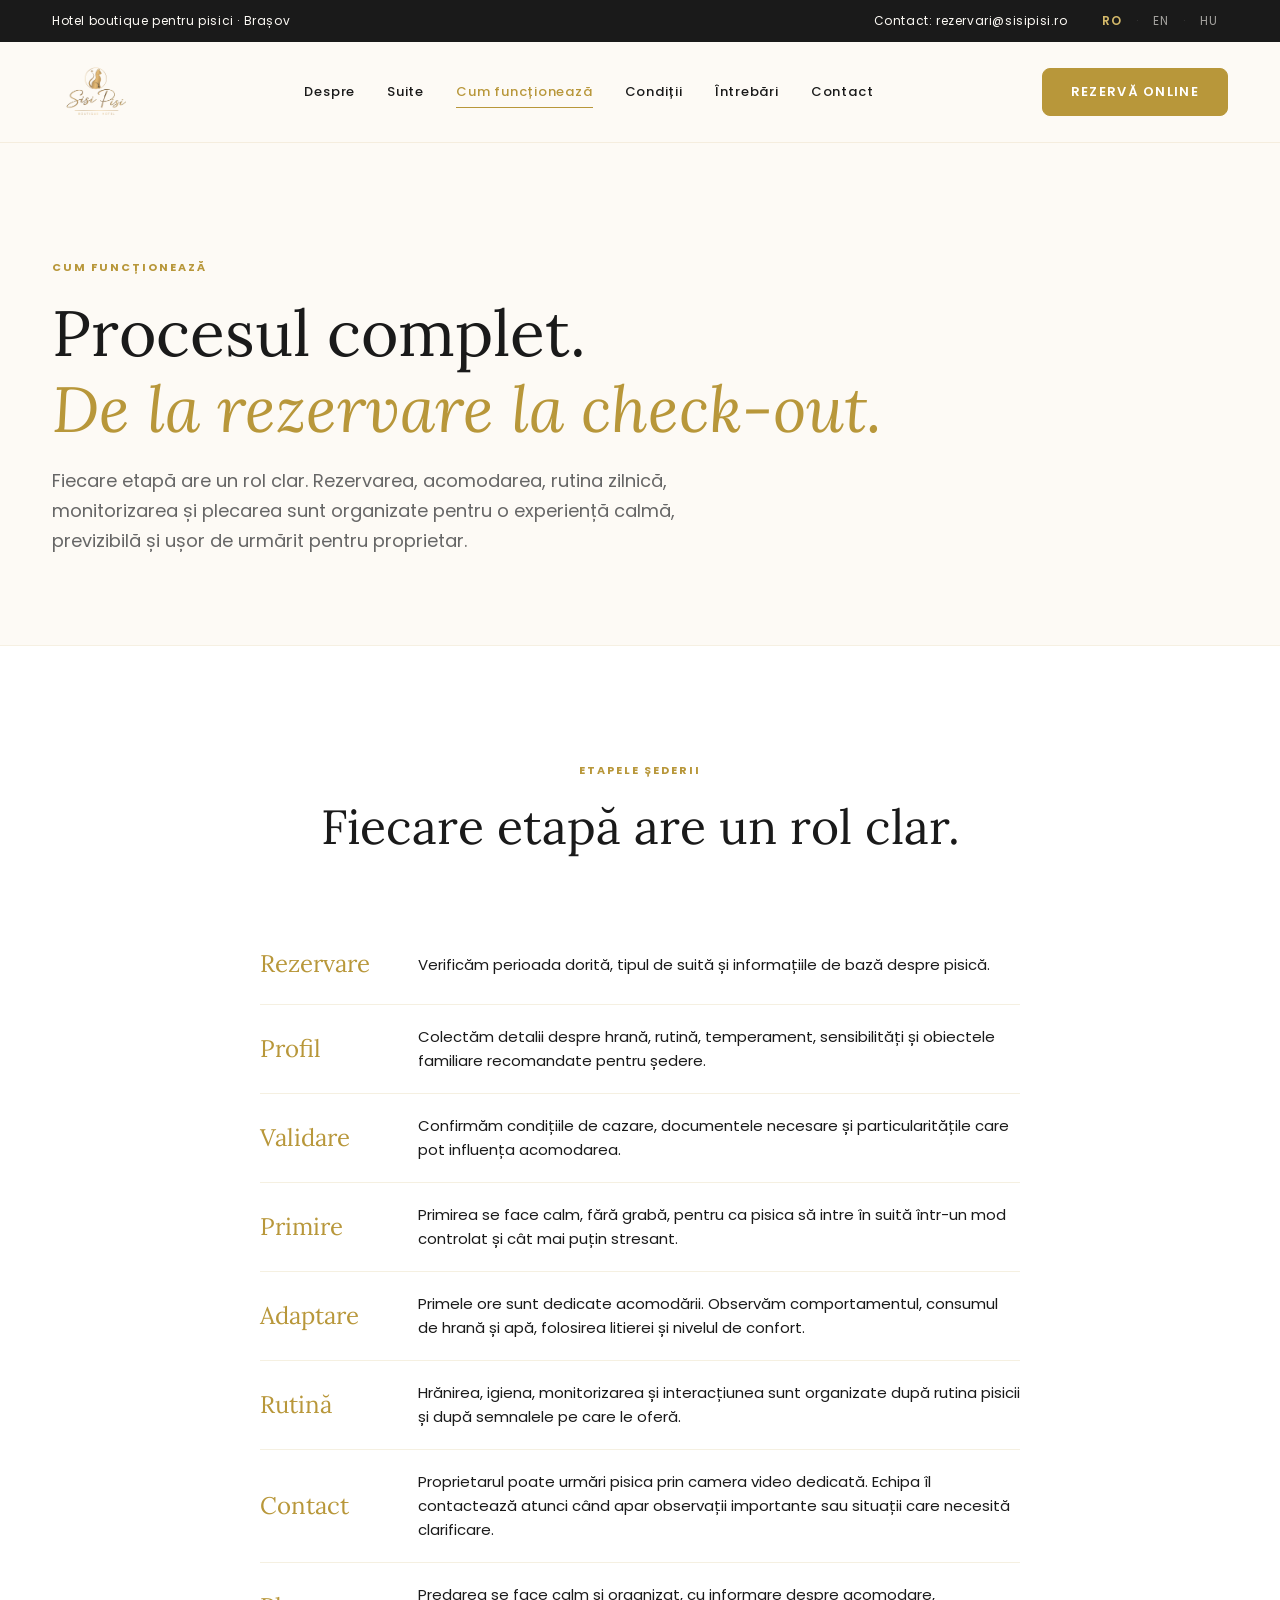
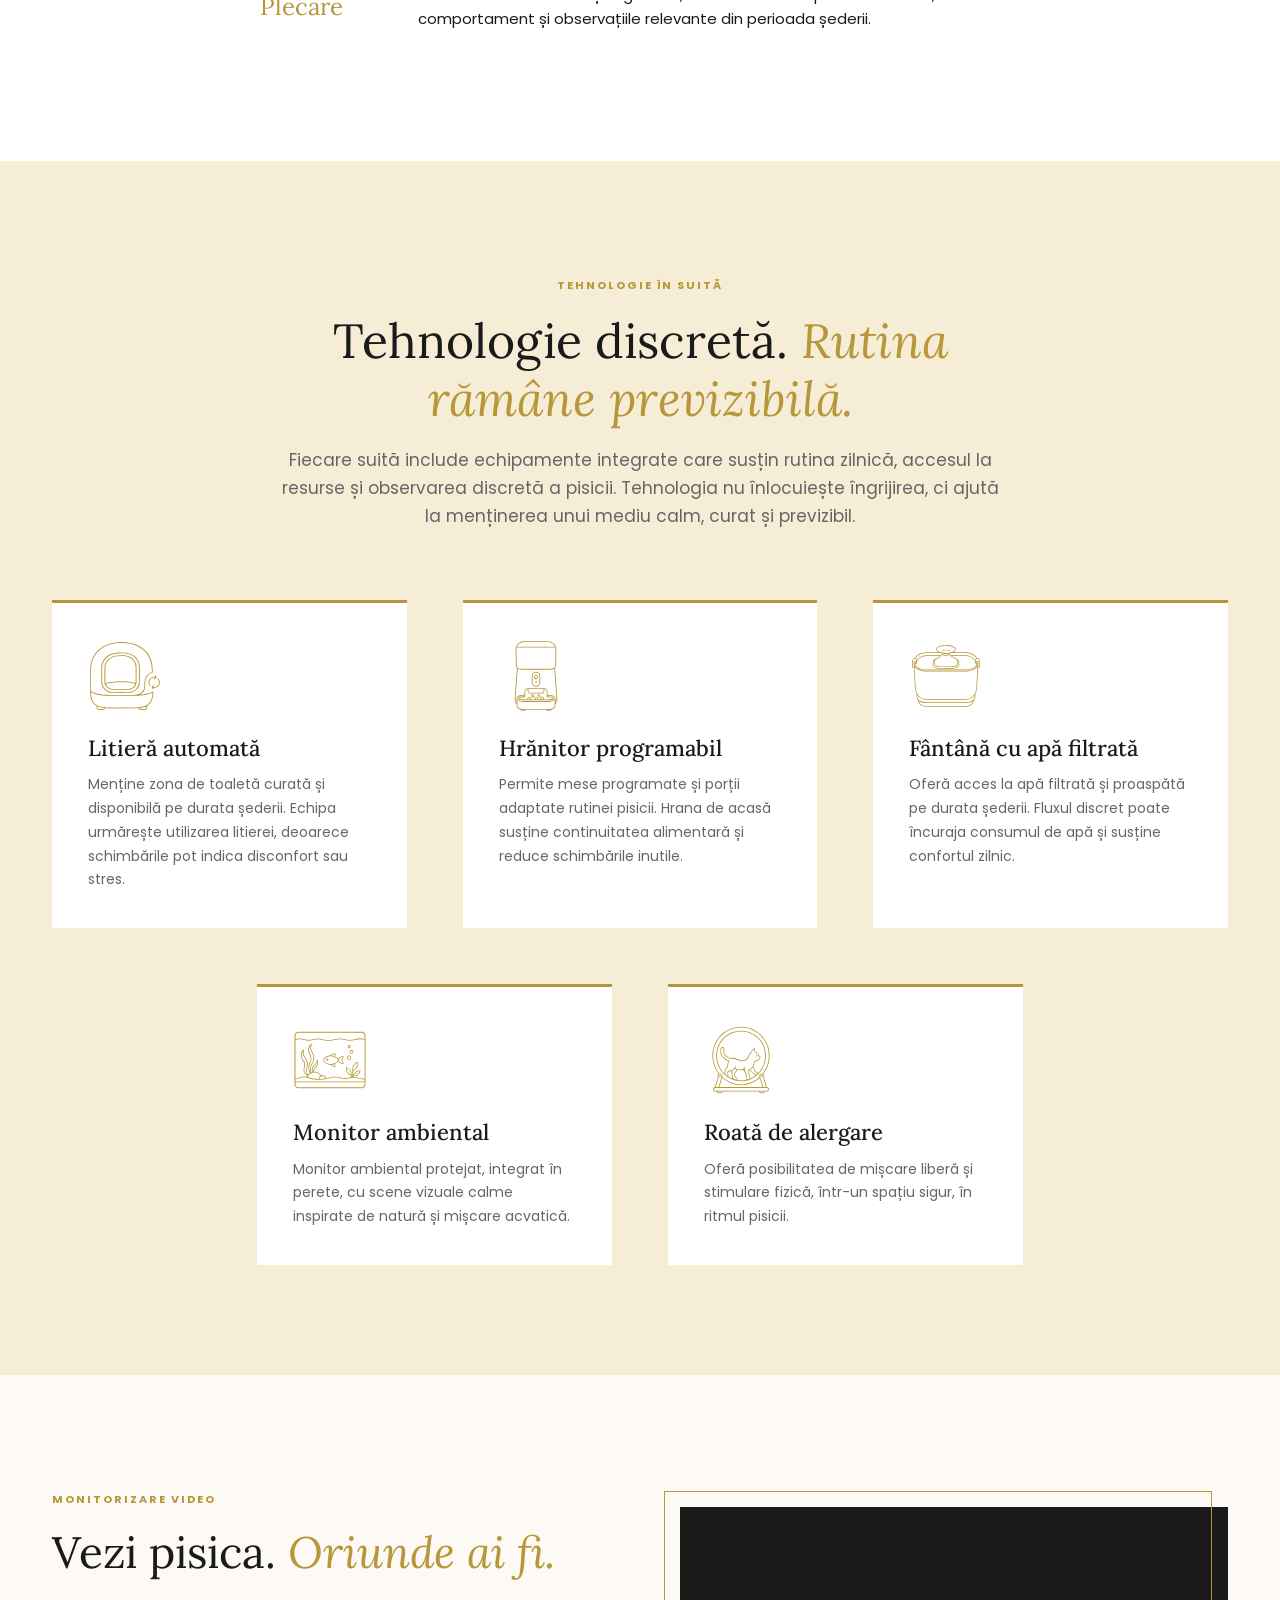
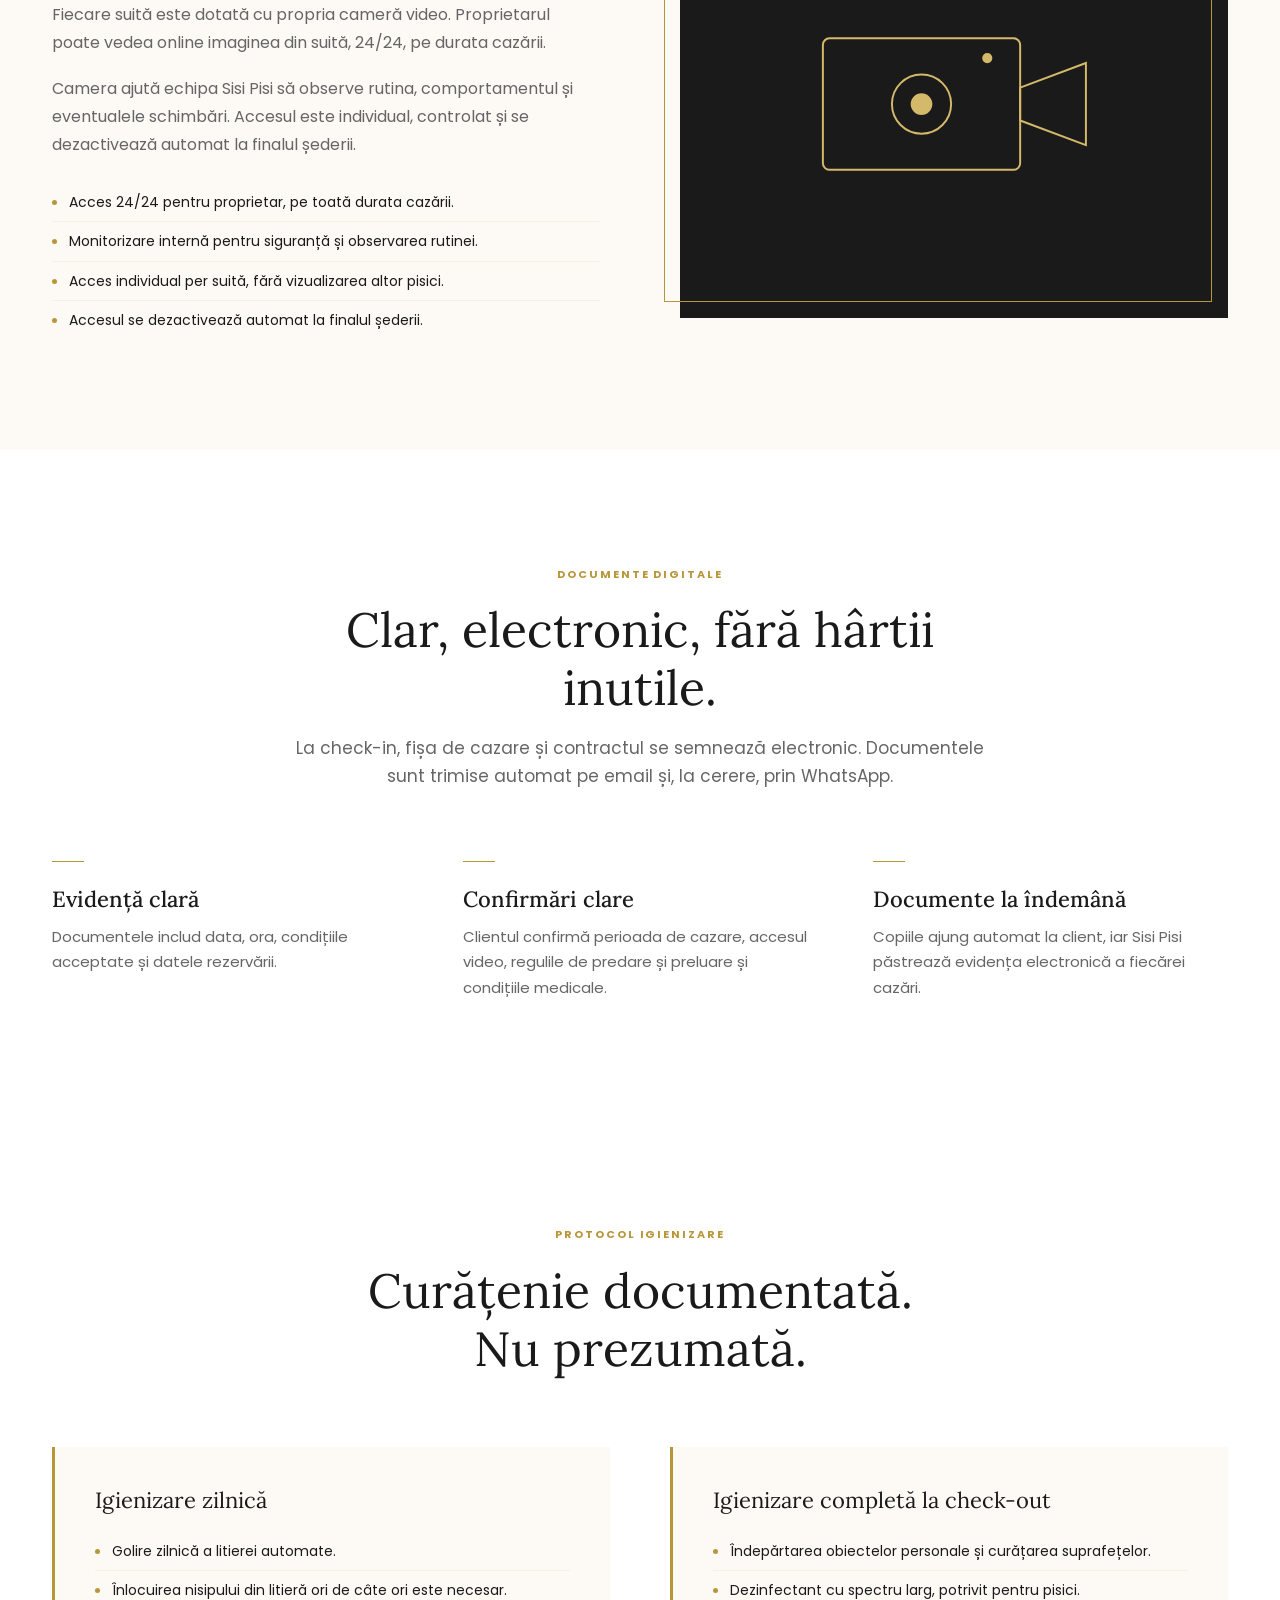
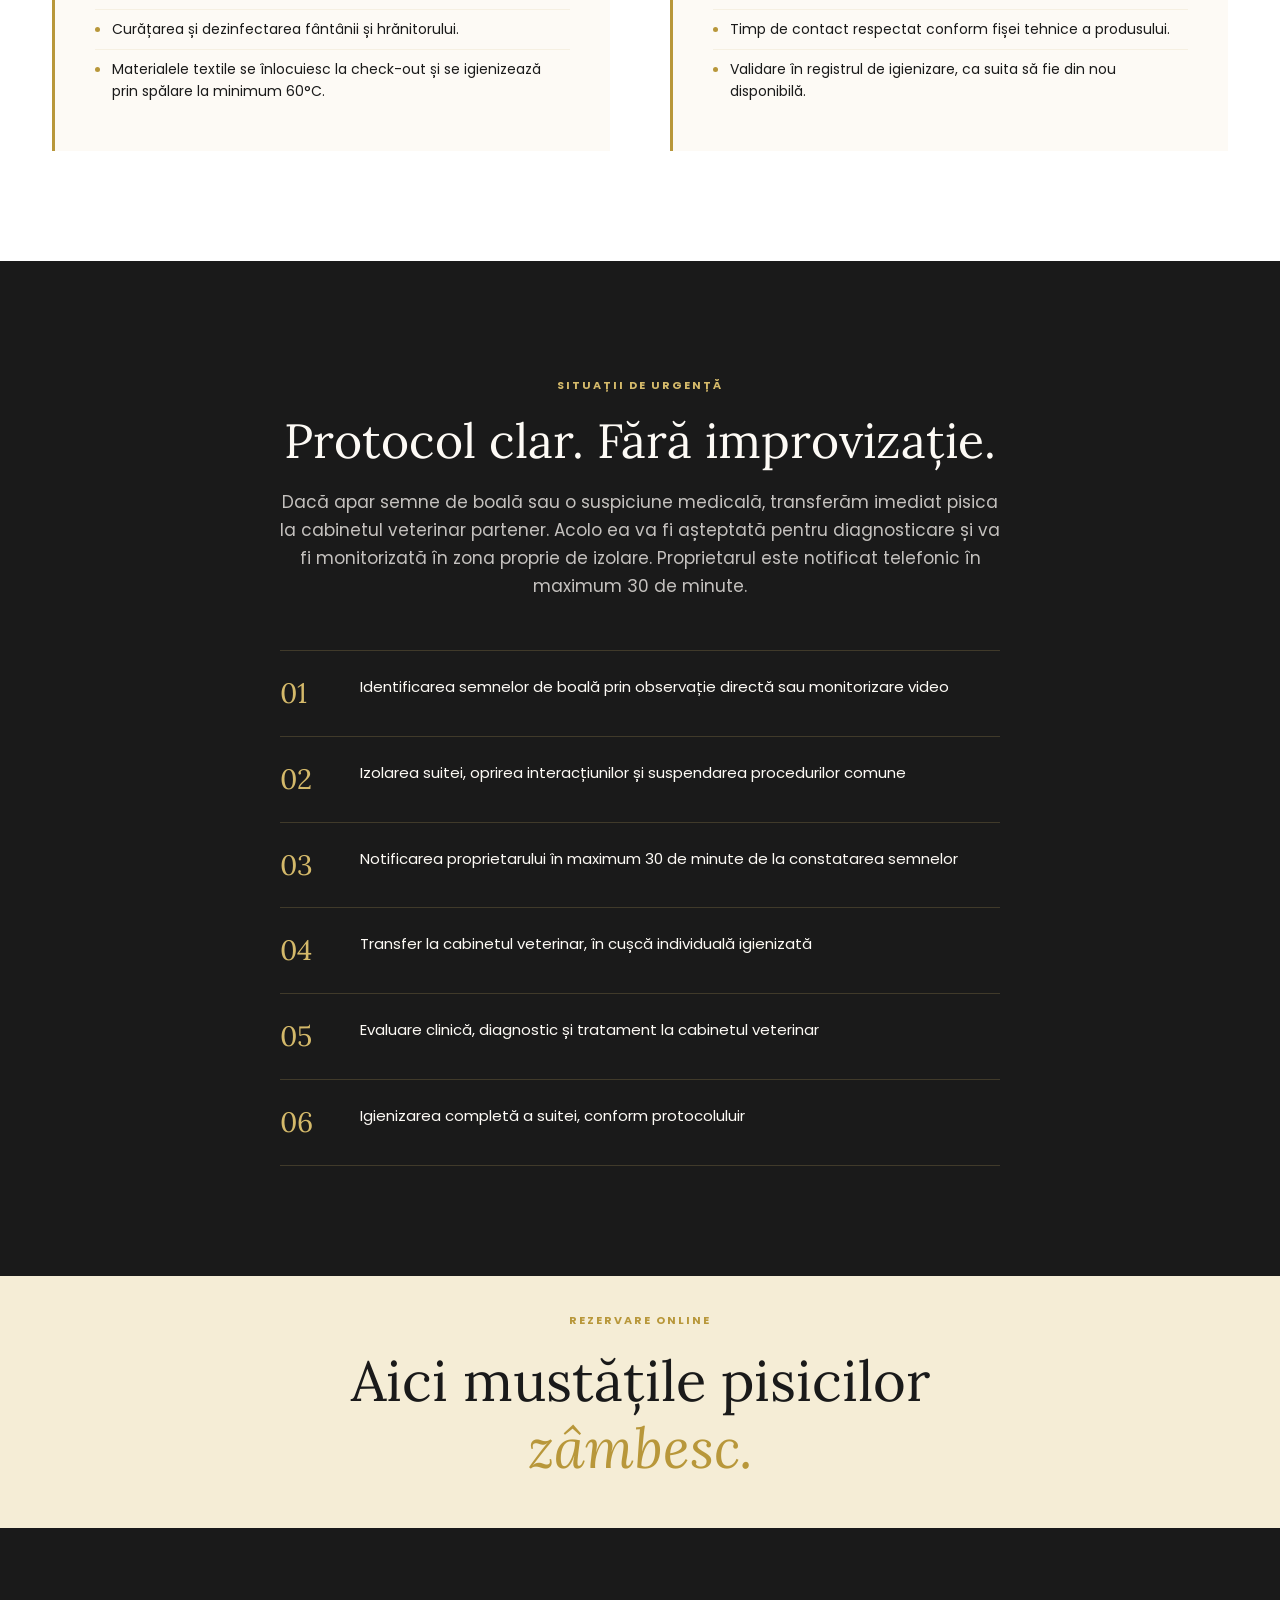
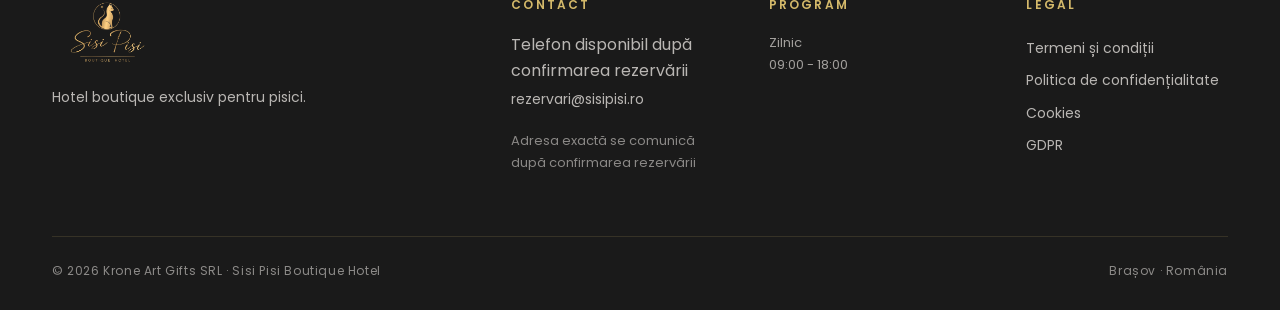
<file: cum-functioneaza.html>
<!DOCTYPE html>
<html lang="ro">
<head>
<meta charset="UTF-8">
<meta name="viewport" content="width=device-width, initial-scale=1.0">
<title>Cum funcționează · Sisi Pisi Boutique Hotel</title>
<meta name="description" content="Programul zilnic, monitorizarea video, protocolul de igienizare și gestionarea situațiilor de urgență.">
<link rel="preconnect" href="https://fonts.googleapis.com">
<link rel="preconnect" href="https://fonts.gstatic.com" crossorigin>
<link href="https://fonts.googleapis.com/css2?family=Lora:ital,wght@0,400;0,500;0,600;1,400&family=Poppins:wght@300;400;500;600;700&display=swap" rel="stylesheet">
<link rel="stylesheet" href="assets/styles.css">
  <link rel="icon" href="/favicon.ico" sizes="any">
  <link rel="icon" type="image/png" sizes="96x96" href="/favicon-96x96.png">
  <link rel="icon" type="image/png" sizes="192x192" href="/favicon-192.png">
  <link rel="apple-touch-icon" href="/apple-touch-icon.png">
</head>
<body>

<div class="topbar">
  <div class="container">
    <div data-i18n="topbar.tagline">Hotel boutique pentru pisici · Brașov</div>
    <div class="topbar-right">
      <a href="mailto:rezervari@sisipisi.ro" data-i18n="topbar.phone">Contact: rezervari@sisipisi.ro</a>
      <div class="lang-switcher">
        <button data-lang="ro" class="active">RO</button><span class="lang-divider">·</span>
        <button data-lang="en">EN</button><span class="lang-divider">·</span>
        <button data-lang="hu">HU</button>
      </div>
    </div>
  </div>
</div>

<header class="site-header">
  <div class="container">
    <a href="index.html" class="logo"><img src="assets/images/Logo%20transparent.png" alt="Sisi Pisi" class="logo-desktop"><img src="assets/images/logo-rotund.svg" alt="Sisi Pisi" class="logo-mobile"></a>
    <nav class="primary">
      <a href="despre.html" data-i18n="nav.about">Despre</a>
      <a href="suite.html" data-i18n="nav.suites">Suite</a>
      <a href="cum-functioneaza.html" data-i18n="nav.how">Cum funcționează</a>
      <a href="conditii.html" data-i18n="nav.requirements">Condiții</a>
      <a href="faq.html" data-i18n="nav.faq">Întrebări</a>
      <a href="contact.html" data-i18n="nav.contact">Contact</a>
    </nav>
    <a href="rezervare.html" class="btn-primary" data-i18n="nav.book">Rezervă online</a>
    <button class="menu-toggle" aria-label="Menu" aria-expanded="false" type="button"><svg viewBox="0 0 24 24" fill="none" stroke="currentColor" stroke-width="1.5"><line x1="4" y1="7" x2="20" y2="7"/><line x1="4" y1="12" x2="20" y2="12"/><line x1="4" y1="17" x2="20" y2="17"/></svg></button>
  </div>
</header>

<section class="page-hero">
  <div class="container reveal">
    <div class="eyebrow" data-i18n="nav.how">Cum funcționează</div>
    <h1><span data-i18n="how.hero.title.1">Procesul complet.</span><br><em data-i18n="how.hero.title.2">De la rezervare la check-out.</em></h1>
    <p class="lead" data-i18n="how.hero.lead">Fiecare etapă are un rol clar. Rezervarea, acomodarea, rutina zilnică, monitorizarea și plecarea sunt organizate pentru o experiență calmă, previzibilă și ușor de urmărit pentru proprietar.</p>
  </div>
</section>

<section class="bg-white">
  <div class="container">
    <div class="section-head reveal">
      <div class="eyebrow" data-i18n="how.daily.eyebrow">ETAPELE ȘEDERII</div>
      <h2 data-i18n="how.daily.title">Fiecare etapă are un rol clar.</h2>
    </div>

    <div style="max-width: 760px; margin: 0 auto;">
      <div class="reveal" style="display: grid; grid-template-columns: 130px 1fr; gap: 28px; padding: 20px 0; border-bottom: 1px solid rgba(184, 151, 58, 0.15); align-items: center;">
        <div style="font-family: 'Lora'; font-size: 24px; color: var(--gold);" data-i18n="how.daily.step1.title">Rezervare</div>
        <div data-i18n="how.daily.0700" style="color: var(--charcoal); font-size: 15px;">
          Verificăm perioada dorită, tipul de suită și informațiile de bază despre pisică.
        </div>
      </div>

      <div class="reveal" style="display: grid; grid-template-columns: 130px 1fr; gap: 28px; padding: 20px 0; border-bottom: 1px solid rgba(184, 151, 58, 0.15); align-items: center;">
        <div style="font-family: 'Lora'; font-size: 24px; color: var(--gold);" data-i18n="how.daily.step2.title">Profil</div>
        <div data-i18n="how.daily.0800" style="color: var(--charcoal); font-size: 15px;">
          Colectăm detalii despre hrană, rutină, temperament, sensibilități și obiectele familiare recomandate pentru ședere.
        </div>
      </div>

      <div class="reveal" style="display: grid; grid-template-columns: 130px 1fr; gap: 28px; padding: 20px 0; border-bottom: 1px solid rgba(184, 151, 58, 0.15); align-items: center;">
        <div style="font-family: 'Lora'; font-size: 24px; color: var(--gold);" data-i18n="how.daily.step3.title">Validare</div>
        <div data-i18n="how.daily.1000" style="color: var(--charcoal); font-size: 15px;">
          Confirmăm condițiile de cazare, documentele necesare și particularitățile care pot influența acomodarea.
        </div>
      </div>

      <div class="reveal" style="display: grid; grid-template-columns: 130px 1fr; gap: 28px; padding: 20px 0; border-bottom: 1px solid rgba(184, 151, 58, 0.15); align-items: center;">
        <div style="font-family: 'Lora'; font-size: 24px; color: var(--gold);" data-i18n="how.daily.step4.title">Primire</div>
        <div data-i18n="how.daily.1200" style="color: var(--charcoal); font-size: 15px;">
          Primirea se face calm, fără grabă, pentru ca pisica să intre în suită într-un mod controlat și cât mai puțin stresant.
        </div>
      </div>

      <div class="reveal" style="display: grid; grid-template-columns: 130px 1fr; gap: 28px; padding: 20px 0; border-bottom: 1px solid rgba(184, 151, 58, 0.15); align-items: center;">
        <div style="font-family: 'Lora'; font-size: 24px; color: var(--gold);" data-i18n="how.daily.step5.title">Adaptare</div>
        <div data-i18n="how.daily.1500" style="color: var(--charcoal); font-size: 15px;">
          Primele ore sunt dedicate acomodării. Observăm comportamentul, consumul de hrană și apă, folosirea litierei și nivelul de confort.
        </div>
      </div>

      <div class="reveal" style="display: grid; grid-template-columns: 130px 1fr; gap: 28px; padding: 20px 0; border-bottom: 1px solid rgba(184, 151, 58, 0.15); align-items: center;">
        <div style="font-family: 'Lora'; font-size: 24px; color: var(--gold);" data-i18n="how.daily.step6.title">Rutină</div>
        <div data-i18n="how.daily.1800" style="color: var(--charcoal); font-size: 15px;">
          Hrănirea, igiena, monitorizarea și interacțiunea sunt organizate după rutina pisicii și după semnalele pe care le oferă.
        </div>
      </div>

      <div class="reveal" style="display: grid; grid-template-columns: 130px 1fr; gap: 28px; padding: 20px 0; border-bottom: 1px solid rgba(184, 151, 58, 0.15); align-items: center;">
        <div style="font-family: 'Lora'; font-size: 24px; color: var(--gold);" data-i18n="how.daily.step7.title">Contact</div>
        <div data-i18n="how.daily.2000" style="color: var(--charcoal); font-size: 15px;">
          Proprietarul poate urmări pisica prin camera video dedicată. Echipa îl contactează atunci când apar observații importante sau situații care necesită clarificare.
        </div>
      </div>

      <div class="reveal" style="display: grid; grid-template-columns: 130px 1fr; gap: 28px; padding: 20px 0; align-items: center;">
        <div style="font-family: 'Lora'; font-size: 24px; color: var(--gold);" data-i18n="how.daily.step8.title">Plecare</div>
        <div data-i18n="how.daily.2200" style="color: var(--charcoal); font-size: 15px;">
          Predarea se face calm și organizat, cu informare despre acomodare, comportament și observațiile relevante din perioada șederii.
        </div>
      </div>
    </div>
  </div>
</section>

<section class="bg-gold-pale">
  <div class="container">
    <div class="section-head reveal">
      <div class="eyebrow" data-i18n="shaw.eyebrow">TEHNOLOGIE ÎN SUITĂ</div>
      <h2><span data-i18n="shaw.title.1">Tehnologie discretă.</span> <em data-i18n="shaw.title.2">Rutina rămâne previzibilă.</em></h2>
      <p data-i18n="shaw.p">Fiecare suită include echipamente integrate care susțin rutina zilnică, accesul la resurse și observarea discretă a pisicii. Tehnologia nu înlocuiește îngrijirea, ci ajută la menținerea unui mediu calm, curat și previzibil.</p>
    </div>
    <div class="pillars-grid">
      <article class="reveal" style="background: var(--white); padding: 36px; border-top: 3px solid var(--gold);">
        <div style="width: 74px; height: 74px; margin-bottom: 22px;">
          <img src="assets/images/icon-litiera.svg" alt="" width="74" height="74">
        </div>
        <h3 style="font-size: 22px; margin-bottom: 12px; color: var(--charcoal); font-weight: 500;" data-i18n="shaw.litter.title">Litieră automată</h3>
        <p style="color: var(--gray); font-size: 14px; line-height: 1.7;" data-i18n="shaw.litter.desc">Menține zona de toaletă curată și disponibilă pe durata șederii. Echipa urmărește utilizarea litierei, deoarece schimbările pot indica disconfort sau stres.</p>
      </article>

      <article class="reveal" style="background: var(--white); padding: 36px; border-top: 3px solid var(--gold);">
        <div style="width: 74px; height: 74px; margin-bottom: 22px;">
          <img src="assets/images/icon-hranitor.svg" alt="" width="74" height="74">
        </div>
        <h3 style="font-size: 22px; margin-bottom: 12px; color: var(--charcoal); font-weight: 500;" data-i18n="shaw.feeder.title">Hrănitor programabil</h3>
        <p style="color: var(--gray); font-size: 14px; line-height: 1.7;" data-i18n="shaw.feeder.desc">Permite mese programate și porții adaptate rutinei pisicii. Hrana de acasă susține continuitatea alimentară și reduce schimbările inutile.</p>
      </article>

      <article class="reveal" style="background: var(--white); padding: 36px; border-top: 3px solid var(--gold);">
        <div style="width: 74px; height: 74px; margin-bottom: 22px;">
          <img src="assets/images/icon-fantana.svg" alt="" width="74" height="74">
        </div>
        <h3 style="font-size: 22px; margin-bottom: 12px; color: var(--charcoal); font-weight: 500;" data-i18n="shaw.water.title">Fântână cu apă filtrată</h3>
        <p style="color: var(--gray); font-size: 14px; line-height: 1.7;" data-i18n="shaw.water.desc">Oferă acces la apă filtrată și proaspătă pe durata șederii. Fluxul discret poate încuraja consumul de apă și susține confortul zilnic.</p>
      </article>

      <article class="reveal" style="background: var(--white); padding: 36px; border-top: 3px solid var(--gold);">
  <div style="width: 74px; height: 74px; margin-bottom: 22px;">
    <img src="assets/images/icon-monitor.svg" alt="" width="74" height="74">
  </div>

  <h3 style="font-size: 22px; margin-bottom: 12px; color: var(--charcoal); font-weight: 500;" data-i18n="shaw.tv.title">Monitor ambiental</h3>
  <p style="color: var(--gray); font-size: 14px; line-height: 1.7;" data-i18n="shaw.tv.desc">Monitor ambiental protejat, integrat în perete, cu scene vizuale calme inspirate de natură și mișcare acvatică.</p>
</article>

<article class="reveal" style="background: var(--white); padding: 36px; border-top: 3px solid var(--gold);">
  <div style="width: 74px; height: 74px; margin-bottom: 22px;">
    <img src="assets/images/icon-roata.svg" alt="" width="74" height="74">
  </div>

  <h3 style="font-size: 22px; margin-bottom: 12px; color: var(--charcoal); font-weight: 500;" data-i18n="shaw.wheel.title">Roată de alergare</h3>
  <p style="color: var(--gray); font-size: 14px; line-height: 1.7;" data-i18n="shaw.wheel.desc">Oferă posibilitatea de mișcare liberă și stimulare fizică, într-un spațiu sigur, în ritmul pisicii.</p>
</article>
    </div>
  </div>
</section>

<section class="bg-cream">
  <div class="container">
    <div class="split">
      <div class="split-content reveal">
        <div class="eyebrow" data-i18n="how.video.eyebrow">Monitorizare video</div>
        <h2><span data-i18n="how.video.title.1">Vezi pisica.</span> <em data-i18n="how.video.title.2">Oriunde ai fi.</em></h2>
        <p data-i18n="how.video.p1">Fiecare suită este dotată cu propria cameră video. Proprietarul poate vedea online imaginea din suită, 24/24, pe durata cazării.</p>
        <p data-i18n="how.video.p2">Camera ajută echipa Sisi Pisi să observe rutina, comportamentul și eventualele schimbări. Accesul este individual, controlat și se dezactivează automat la finalul șederii.</p>
        <ul class="suite-features" style="margin-top: 24px;">
          <li data-i18n="how.video.feature1">Acces 24/24 pentru proprietar, pe toată durata cazării.</li>
          <li data-i18n="how.video.feature2">Monitorizare internă pentru siguranță și observarea rutinei.</li>
          <li data-i18n="how.video.feature3">Acces individual per suită, fără vizualizarea altor pisici.</li>
          <li data-i18n="how.video.feature4">Accesul se dezactivează automat la finalul șederii.</li>
        </ul>
      </div>
      <div class="split-image reveal" style="background: var(--charcoal); aspect-ratio: 4/3; display: flex; align-items: center; justify-content: center; color: var(--gold-medium);">
        <svg viewBox="0 0 200 150" fill="none" stroke="currentColor" stroke-width="1.2" style="width: 60%;">
          <rect x="20" y="30" width="120" height="80" rx="4"/>
          <circle cx="80" cy="70" r="18"/>
          <circle cx="80" cy="70" r="6" fill="currentColor"/>
          <path d="M140 60 L180 45 L180 95 L140 80 Z"/>
          <circle cx="120" cy="42" r="2.5" fill="currentColor"/>
        </svg>
      </div>
    </div>
  </div>
</section>

<section class="bg-white">
  <div class="container">
    <div class="section-head reveal">
      <div class="eyebrow" data-i18n="how.digital.eyebrow">Documente digitale</div>
      <h2 data-i18n="how.digital.title">Clar, electronic, fără hârtii inutile.</h2>
      <p data-i18n="how.digital.p1">La check-in, fișa de cazare și contractul se semnează electronic. Documentele sunt trimise automat pe email și, la cerere, prin WhatsApp.</p>
    </div>
    <div class="pillars-grid">
      <div class="pillar reveal"><div class="pillar-divider"></div><h3 data-i18n="how.digital.card1.title">Evidență clară</h3><p data-i18n="how.digital.card1.text">Documentele includ data, ora, condițiile acceptate și datele rezervării.</p></div>
      <div class="pillar reveal"><div class="pillar-divider"></div><h3 data-i18n="how.digital.card2.title">Confirmări clare</h3><p data-i18n="how.digital.card2.text">Clientul confirmă perioada de cazare, accesul video, regulile de predare și preluare și condițiile medicale.</p></div>
      <div class="pillar reveal"><div class="pillar-divider"></div><h3 data-i18n="how.digital.card3.title">Documente la îndemână</h3><p data-i18n="how.digital.card3.text">Copiile ajung automat la client, iar Sisi Pisi păstrează evidența electronică a fiecărei cazări.</p></div>
    </div>
  </div>
</section>

<section class="bg-white">
  <div class="container">
    <div class="section-head reveal">
      <div class="eyebrow" data-i18n="how.hygiene.eyebrow">Protocol igienizare</div>
      <h2 data-i18n="how.hygiene.title">Curățenie documentată.<br>Nu prezumată.</h2>
    </div>
    <div class="split" style="gap: 60px;">
      <div class="reveal" style="background: var(--cream); padding: 40px; border-left: 3px solid var(--gold);">
        <h3 style="font-size: 22px; margin-bottom: 18px; color: var(--charcoal);" data-i18n="how.hygiene.daily.title">Igienizare zilnică</h3>
        <ul class="suite-features">
          <li data-i18n="how.hygiene.daily.1">Golire zilnică a litierei automate.</li>
          <li data-i18n="how.hygiene.daily.2">Înlocuirea nisipului din litieră ori de câte ori este necesar.</li>
          <li data-i18n="how.hygiene.daily.3">Curățarea și dezinfectarea fântânii și hrănitorului.</li>
          <li data-i18n="how.hygiene.daily.4">Materialele textile se înlocuiesc la check-out și se igienizează prin spălare la minimum 60°C.</li>
        </ul>
      </div>
      <div class="reveal" style="background: var(--cream); padding: 40px; border-left: 3px solid var(--gold);">
        <h3 style="font-size: 22px; margin-bottom: 18px; color: var(--charcoal);" data-i18n="how.hygiene.checkout.title">Igienizare completă la check-out</h3>
        <ul class="suite-features">
          <li data-i18n="how.hygiene.checkout.1">Îndepărtarea obiectelor personale și curățarea suprafețelor.</li>
          <li data-i18n="how.hygiene.checkout.2">Dezinfectant cu spectru larg, potrivit pentru pisici.</li>
          <li data-i18n="how.hygiene.checkout.3">Timp de contact respectat conform fișei tehnice a produsului.</li>
          <li data-i18n="how.hygiene.checkout.4">Validare în registrul de igienizare, ca suita să fie din nou disponibilă.</li>
        </ul>
      </div>
    </div>
  </div>
</section>

<section class="bg-charcoal">
  <div class="container">
    <div class="section-head reveal" style="margin-bottom: 50px;">
      <div class="eyebrow eyebrow-light" data-i18n="how.emergency.eyebrow">Situații de urgență</div>
      <h2 style="color: var(--cream);" data-i18n="how.emergency.title">Protocol clar. Fără improvizație.</h2>
      <p style="color: rgba(253, 250, 245, 0.75);" data-i18n="how.emergency.p1">Dacă apar semne de boală sau o suspiciune medicală, transferăm imediat pisica la cabinetul veterinar partener. Acolo ea va fi așteptată pentru diagnosticare și va fi monitorizată în zona proprie de izolare. Proprietarul este notificat telefonic în maximum 30 de minute.</p>
    </div>
    <ol style="max-width: 720px; margin: 0 auto; list-style: none; counter-reset: emerg;">
      <li class="reveal" style="counter-increment: emerg; display: grid; grid-template-columns: 60px 1fr; gap: 20px; padding: 20px 0; border-top: 1px solid rgba(212, 185, 106, 0.2); color: var(--cream);"><span style="font-family: 'Lora'; font-size: 28px; color: var(--gold-medium);">01</span><span data-i18n="how.emergency.step1" style="font-size: 15px; padding-top: 4px;">Identificarea semnelor de boală prin observație directă sau monitorizare video</span></li>
      <li class="reveal" style="display: grid; grid-template-columns: 60px 1fr; gap: 20px; padding: 20px 0; border-top: 1px solid rgba(212, 185, 106, 0.2); color: var(--cream);"><span style="font-family: 'Lora'; font-size: 28px; color: var(--gold-medium);">02</span><span data-i18n="how.emergency.step2" style="font-size: 15px; padding-top: 4px;">Izolarea suitei, oprirea interacțiunilor și suspendarea procedurilor comune</span></li>
      <li class="reveal" style="display: grid; grid-template-columns: 60px 1fr; gap: 20px; padding: 20px 0; border-top: 1px solid rgba(212, 185, 106, 0.2); color: var(--cream);"><span style="font-family: 'Lora'; font-size: 28px; color: var(--gold-medium);">03</span><span data-i18n="how.emergency.step3" style="font-size: 15px; padding-top: 4px;">Notificarea proprietarului în maximum 30 de minute de la constatarea semnelor</span></li>
      <li class="reveal" style="display: grid; grid-template-columns: 60px 1fr; gap: 20px; padding: 20px 0; border-top: 1px solid rgba(212, 185, 106, 0.2); color: var(--cream);"><span style="font-family: 'Lora'; font-size: 28px; color: var(--gold-medium);">04</span><span data-i18n="how.emergency.step4" style="font-size: 15px; padding-top: 4px;">Transfer la cabinetul veterinar, în cușcă individuală igienizată</span></li>
      <li class="reveal" style="display: grid; grid-template-columns: 60px 1fr; gap: 20px; padding: 20px 0; border-top: 1px solid rgba(212, 185, 106, 0.2); color: var(--cream);"><span style="font-family: 'Lora'; font-size: 28px; color: var(--gold-medium);">05</span><span data-i18n="how.emergency.step5" style="font-size: 15px; padding-top: 4px;">Evaluare clinică, diagnostic și tratament la cabinetul veterinar</span></li>
      <li class="reveal" style="display: grid; grid-template-columns: 60px 1fr; gap: 20px; padding: 20px 0; border-top: 1px solid rgba(212, 185, 106, 0.2); border-bottom: 1px solid rgba(212, 185, 106, 0.2); color: var(--cream);"><span style="font-family: 'Lora'; font-size: 28px; color: var(--gold-medium);">06</span><span data-i18n="how.emergency.step6" style="font-size: 15px; padding-top: 4px;">Igienizarea completă a suitei, conform protocoluluir</span></li>
    </ol>
  </div>
</section>

<section class="bg-gold-pale cta-final">
  <div class="container reveal">
    <div class="eyebrow" data-i18n="cta.eyebrow">Rezervare online</div>
    <h2><span data-i18n="cta.title.1">Aici mustățile pisicilor</span><br> <em data-i18n="cta.title.2">zâmbesc.</em></h2>
</section>

<footer class="site-footer">
  <div class="container">
    <div class="footer-grid">
      <div class="footer-brand">
        <img src="assets/images/Logo%20transparent.png" alt="Sisi Pisi" class="logo-desktop"><img src="assets/images/logo-rotund.svg" alt="Sisi Pisi" class="logo-mobile">
        <p data-i18n="footer.tagline">Hotel boutique exclusiv pentru pisici.</p>
      </div>
      <div>
        <h4 data-i18n="footer.contact">Contact</h4>
        <span data-i18n="footer.phone.pending">Telefon disponibil după confirmarea rezervării</span>
        <a href="mailto:rezervari@sisipisi.ro">rezervari@sisipisi.ro</a>
        <p style="margin-top:14px; font-size:13px; opacity:0.7;" data-i18n="footer.address">Adresa exactă se comunică după confirmarea rezervării</p>
      </div>
      <div>
        <h4 data-i18n="footer.hours">Program</h4>
        <p style="font-size:13px; opacity:0.85;" data-i18n="footer.hours.weekdays">Zilnic<br>09:00 - 18:00</p>
      </div>
      <div>
        <h4 data-i18n="footer.legal">Legal</h4>
        <a href="termeni-cazare.html" data-i18n="footer.terms">Termeni și condiții</a>
        <a href="confidentialitate.html" data-i18n="footer.privacy">Politica de confidențialitate</a>
        <a href="cookies.html" data-i18n="footer.cookies">Cookies</a>
        <a href="confidentialitate.html#gdpr" data-i18n="footer.gdpr">GDPR</a>
      </div>
    </div>
    <div class="footer-bottom">
      <div data-i18n="footer.copyright">© 2026 Krone Art Gifts SRL · Sisi Pisi Boutique Hotel</div>
      <div data-i18n="footer.location">Brașov · România</div>
    </div>
  </div>
</footer>

<script src="assets/i18n.js?v=1.6"></script>
<script src="assets/i18n_extra.js"></script>
<script src="assets/main.js"></script>
</body>
</html>
</file>
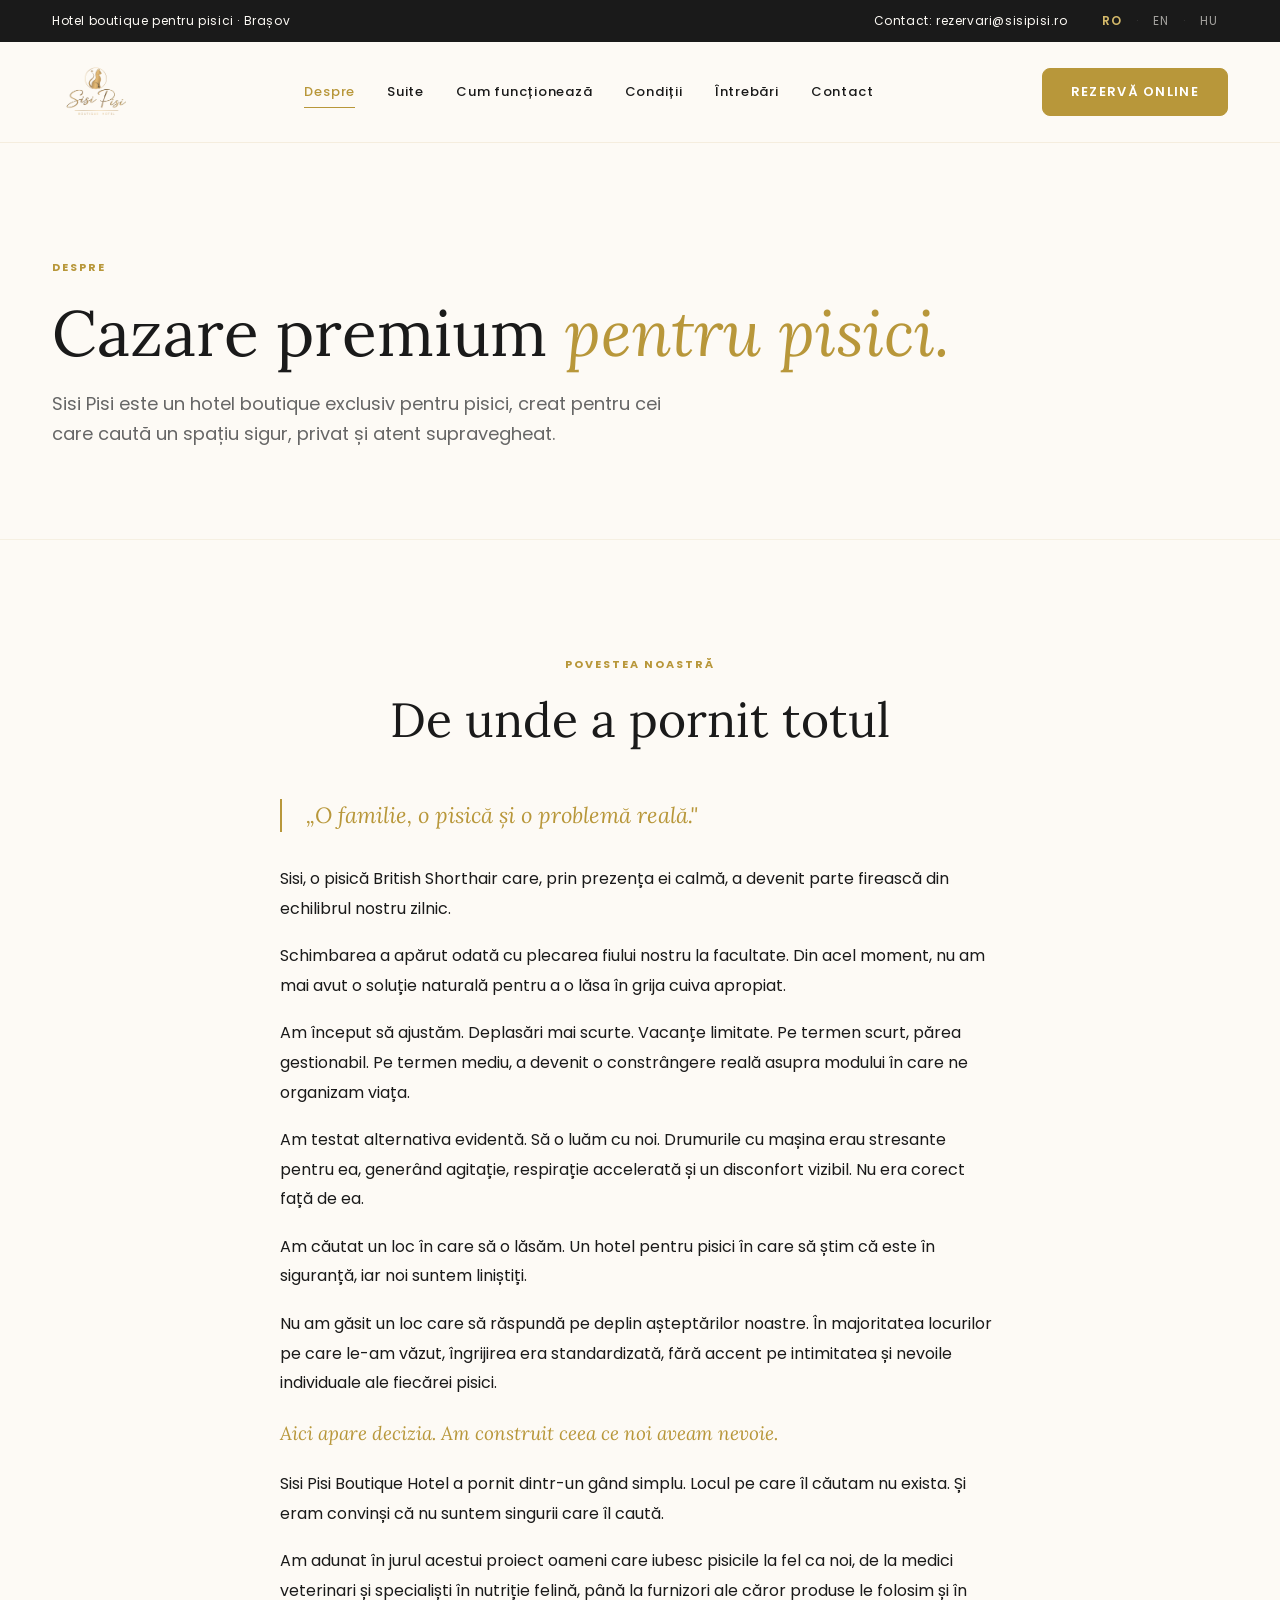
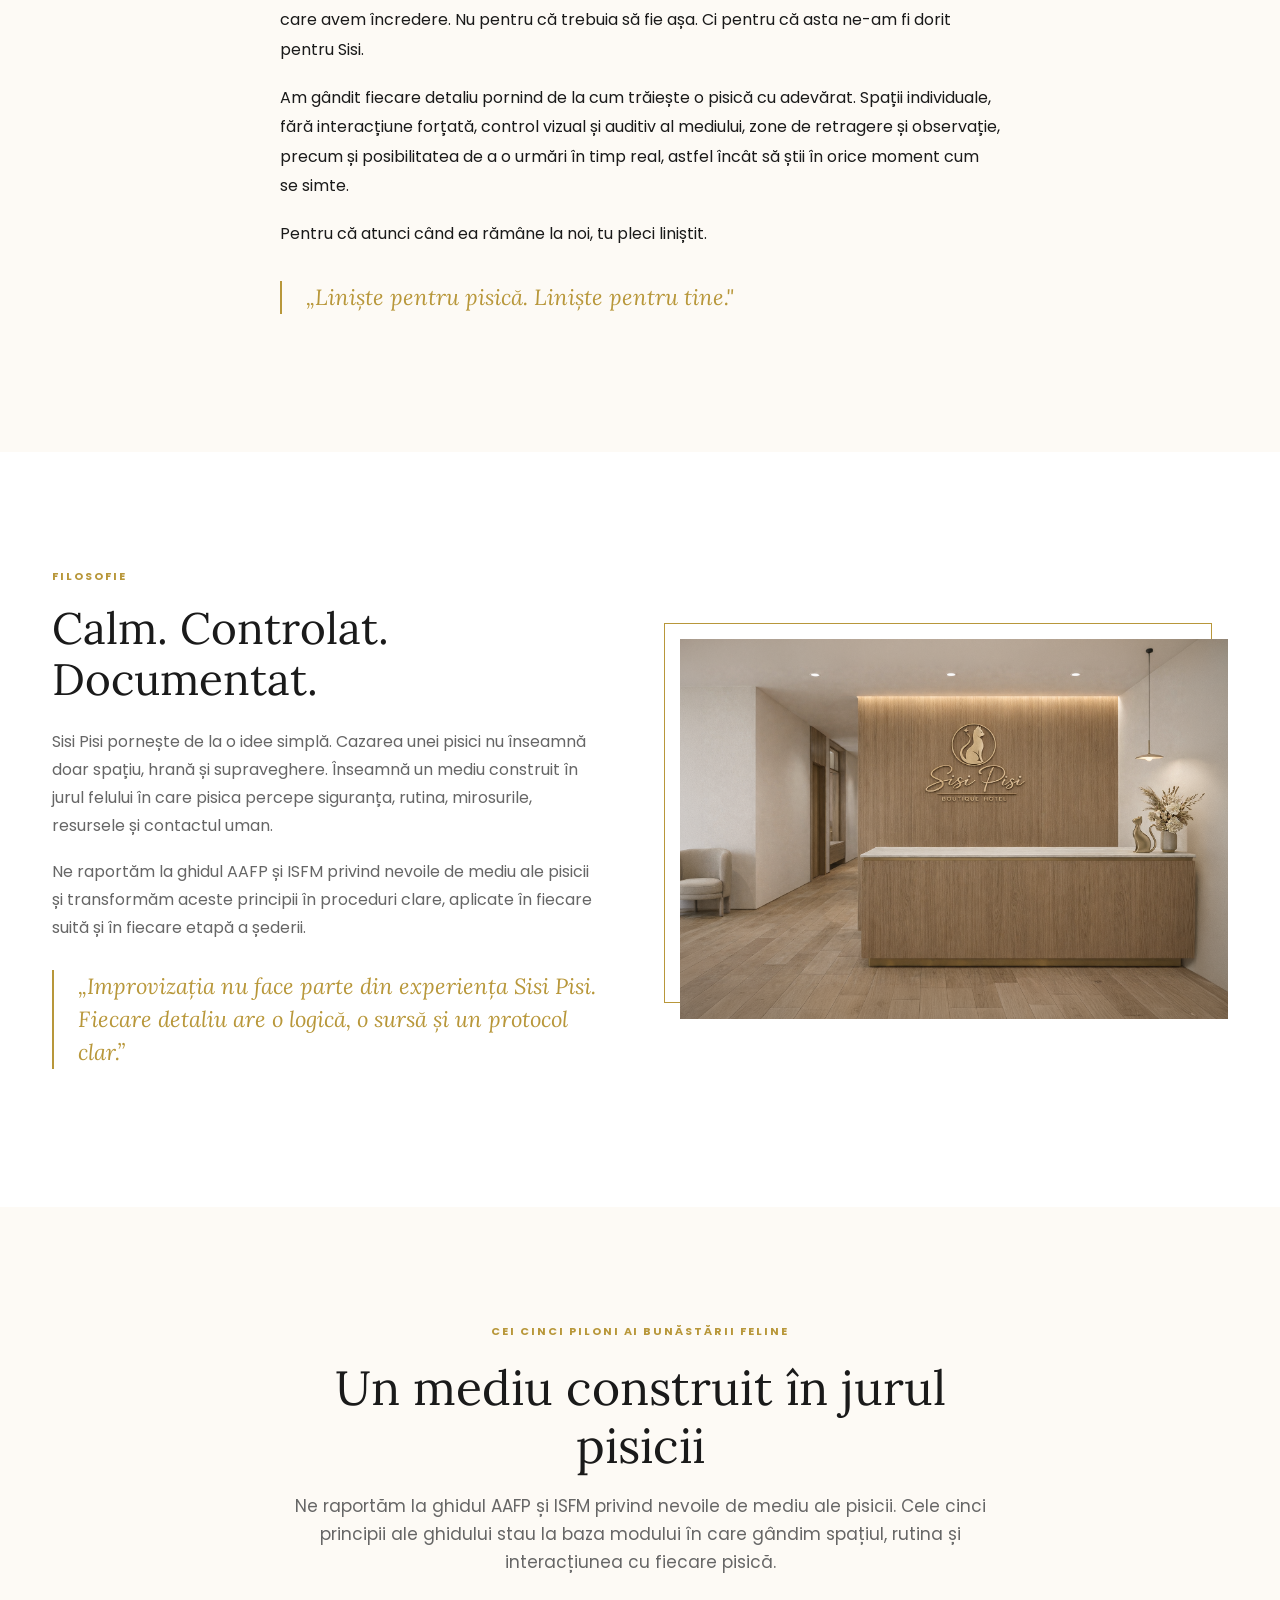
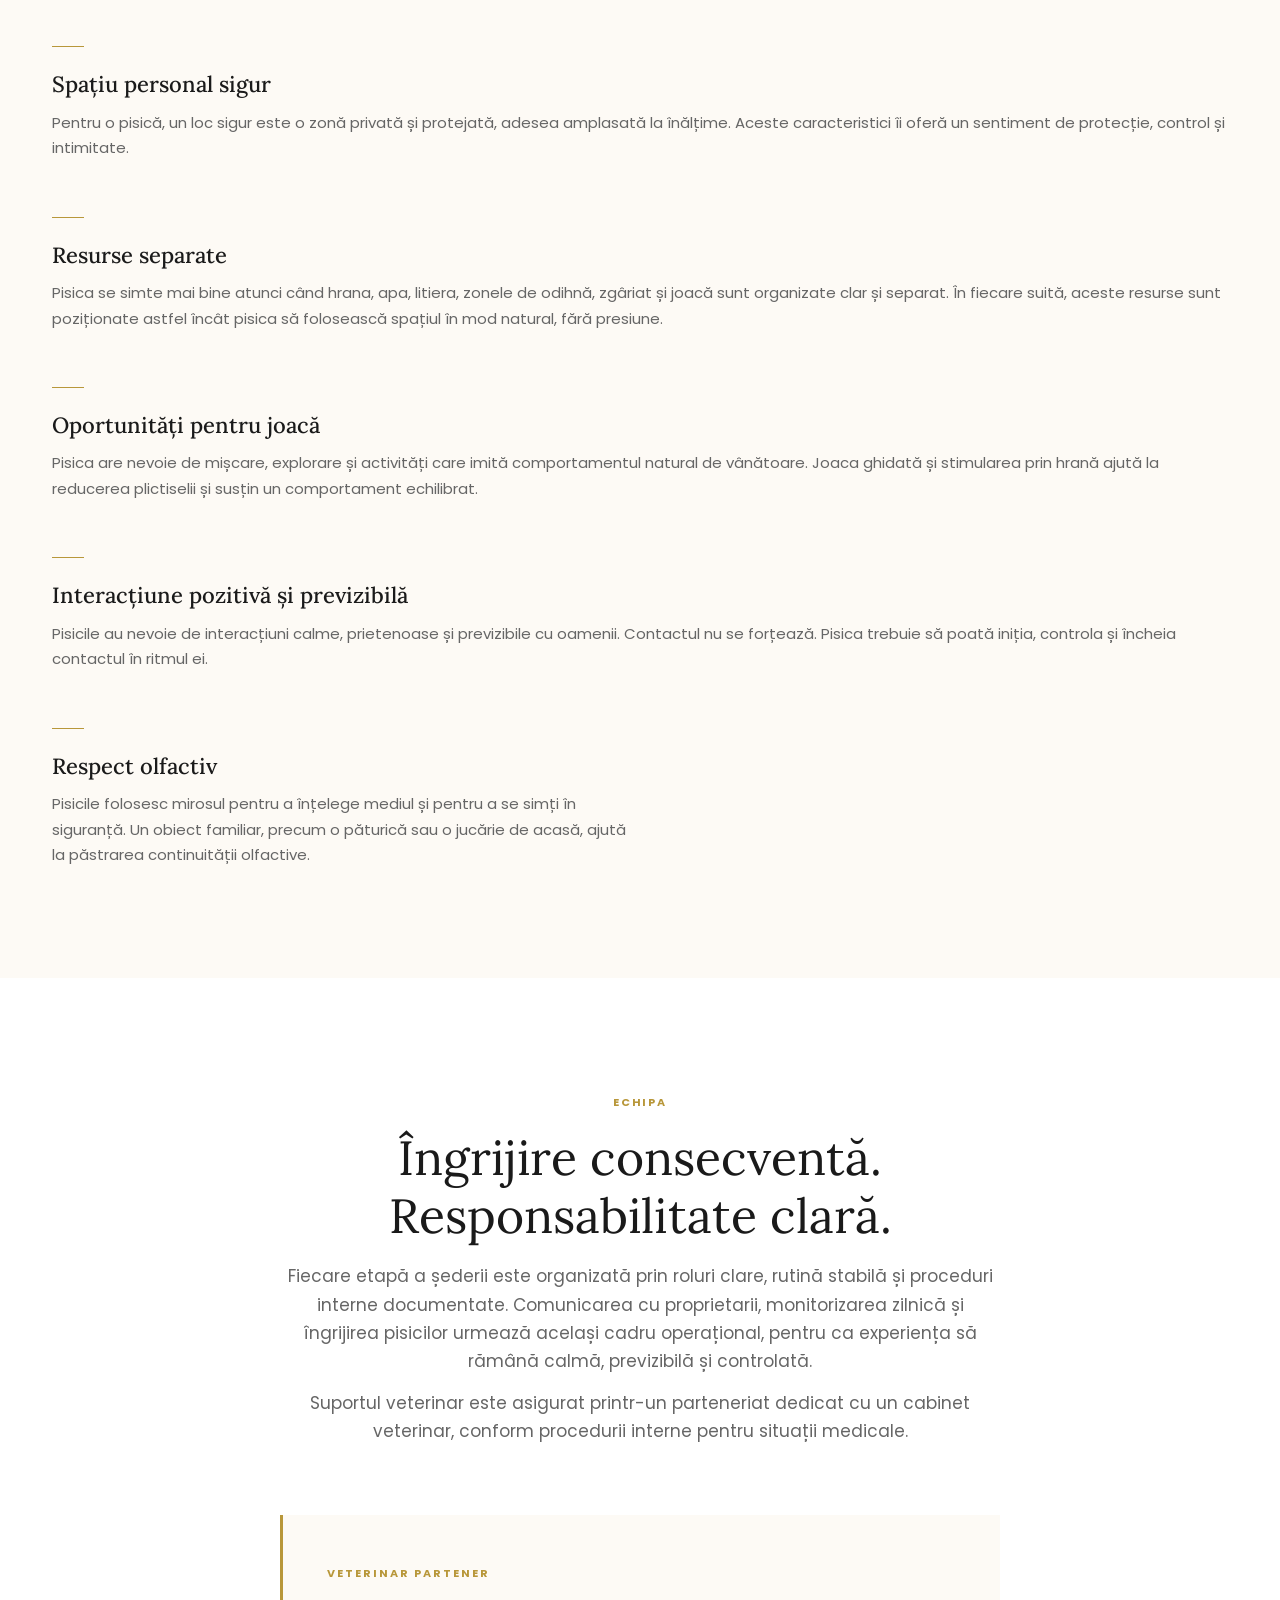
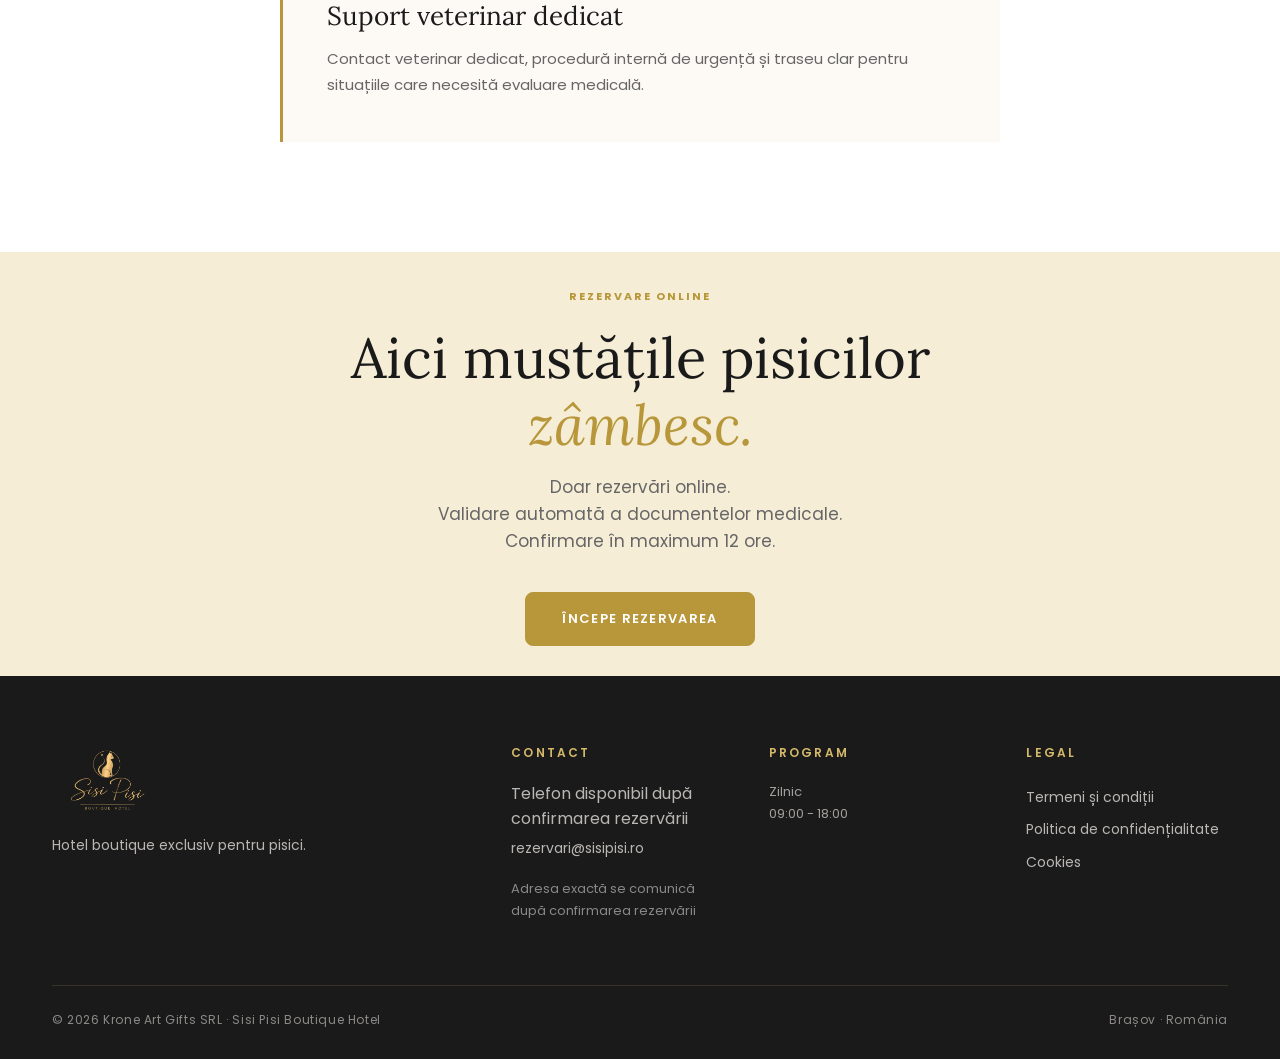
<file: despre.html>
<!DOCTYPE html>
<html lang="ro">
<head>
<meta charset="UTF-8">
<meta name="viewport" content="width=device-width, initial-scale=1.0">
<title>Despre · Sisi Pisi Boutique Hotel</title>
<meta name="description" content="Filosofia Sisi Pisi Boutique Hotel. Cei cinci piloni AAFP/ISFM. Echipa și partenerul veterinar.">
<link rel="preconnect" href="https://fonts.googleapis.com">
<link rel="preconnect" href="https://fonts.gstatic.com" crossorigin>
<link href="https://fonts.googleapis.com/css2?family=Lora:ital,wght@0,400;0,500;0,600;1,400&family=Poppins:wght@300;400;500;600;700&display=swap" rel="stylesheet">
<link rel="stylesheet" href="assets/styles.css">
  <link rel="icon" href="/favicon.ico" sizes="any">
  <link rel="icon" type="image/png" sizes="96x96" href="/favicon-96x96.png">
  <link rel="icon" type="image/png" sizes="192x192" href="/favicon-192.png">
  <link rel="apple-touch-icon" href="/apple-touch-icon.png">
</head>
<body>

<div class="topbar">
  <div class="container">
    <div data-i18n="topbar.tagline">Hotel boutique pentru pisici · Brașov</div>
    <div class="topbar-right">
      <a href="mailto:rezervari@sisipisi.ro" data-i18n="topbar.phone">Contact: rezervari@sisipisi.ro</a>
      <div class="lang-switcher">
        <button data-lang="ro" class="active">RO</button><span class="lang-divider">·</span>
        <button data-lang="en">EN</button><span class="lang-divider">·</span>
        <button data-lang="hu">HU</button>
      </div>
    </div>
  </div>
</div>

<header class="site-header">
  <div class="container">
    <a href="index.html" class="logo"><img src="assets/images/Logo%20transparent.png" alt="Sisi Pisi" class="logo-desktop"><img src="assets/images/logo-rotund.svg" alt="Sisi Pisi" class="logo-mobile"></a>
    <nav class="primary">
      <a href="despre.html" data-i18n="nav.about">Despre</a>
      <a href="suite.html" data-i18n="nav.suites">Suite</a>
      <a href="cum-functioneaza.html" data-i18n="nav.how">Cum funcționează</a>
      <a href="conditii.html" data-i18n="nav.requirements">Condiții</a>
      <a href="faq.html" data-i18n="nav.faq">Întrebări</a>
      <a href="contact.html" data-i18n="nav.contact">Contact</a>
    </nav>
    <a href="rezervare.html" class="btn-primary" data-i18n="nav.book">Rezervă online</a>
    <button class="menu-toggle" aria-label="Menu" aria-expanded="false" type="button"><svg viewBox="0 0 24 24" fill="none" stroke="currentColor" stroke-width="1.5"><line x1="4" y1="7" x2="20" y2="7"/><line x1="4" y1="12" x2="20" y2="12"/><line x1="4" y1="17" x2="20" y2="17"/></svg></button>
  </div>
</header>

<section class="page-hero">
  <div class="container reveal">
    <div class="eyebrow" data-i18n="nav.about">Despre</div>
    <h1><span data-i18n="about.hero.title.1">Cazare premium</span> <em data-i18n="about.hero.title.2">pentru pisici.</em></h1>
    <p class="lead" data-i18n="about.hero.lead">Sisi Pisi este un hotel boutique exclusiv pentru pisici, creat pentru cei care caută un spațiu sigur, privat și atent supravegheat.</p>
  </div>
</section>

<section class="bg-cream">
  <div class="container-narrow">
    <div class="section-head reveal" style="margin-bottom: 50px;">
      <div class="eyebrow" data-i18n="about.story.eyebrow">Povestea noastră</div>
      <h2 data-i18n="about.story.title">De unde a pornit totul</h2>
    </div>
    <div class="reveal" style="max-width: 720px; margin: 0 auto; font-size: 16px; line-height: 1.85; color: var(--charcoal);">
      <p class="quote" data-i18n="about.story.intro" style="margin-bottom: 32px;">„O familie, o pisică și o problemă reală."</p>
      <p data-i18n="about.story.p1" style="margin-bottom: 18px;">Sisi, o pisică British Shorthair care, prin prezența ei calmă, a devenit parte firească din echilibrul nostru zilnic.</p>
      <p data-i18n="about.story.p2" style="margin-bottom: 18px;">Schimbarea a apărut odată cu plecarea fiului nostru la facultate. Din acel moment, nu am mai avut o soluție naturală pentru a o lăsa în grija cuiva apropiat.</p>
      <p data-i18n="about.story.p3" style="margin-bottom: 18px;">Am început să ajustăm. Deplasări mai scurte. Vacanțe limitate. Pe termen scurt, părea gestionabil. Pe termen mediu, a devenit o constrângere reală asupra modului în care ne organizam viața.</p>
      <p data-i18n="about.story.p4" style="margin-bottom: 18px;">Am testat alternativa evidentă. Să o luăm cu noi. Drumurile cu mașina erau stresante pentru ea, generând agitație, respirație accelerată și un disconfort vizibil. Nu era corect față de ea.</p>
      <p data-i18n="about.story.p5" style="margin-bottom: 18px;">Am căutat un loc în care să o lăsăm. Un hotel pentru pisici în care să știm că este în siguranță, iar noi suntem liniștiți.</p>
      <p data-i18n="about.story.p6" style="margin-bottom: 18px;">Nu am găsit un loc care să răspundă pe deplin așteptărilor noastre. În majoritatea locurilor pe care le-am văzut, îngrijirea era standardizată, fără accent pe intimitatea și nevoile individuale ale fiecărei pisici.</p>
      <p data-i18n="about.story.p7" style="margin-bottom: 18px; font-family: 'Lora', serif; font-style: italic; font-size: 19px; color: var(--gold);">Aici apare decizia. Am construit ceea ce noi aveam nevoie.</p>
      <p data-i18n="about.story.p8" style="margin-bottom: 18px;">Sisi Pisi Boutique Hotel a pornit dintr-un gând simplu. Locul pe care îl căutam nu exista. Și eram convinși că nu suntem singurii care îl caută.</p>
      <p data-i18n="about.story.p9" style="margin-bottom: 18px;">Am adunat în jurul acestui proiect oameni care iubesc pisicile la fel ca noi, de la medici veterinari și specialiști în nutriție felină, până la furnizori ale căror produse le folosim și în care avem încredere. Nu pentru că trebuia să fie așa. Ci pentru că asta ne-am fi dorit pentru Sisi.</p>
      <p data-i18n="about.story.p10" style="margin-bottom: 18px;">Am gândit fiecare detaliu pornind de la cum trăiește o pisică cu adevărat. Spații individuale, fără interacțiune forțată, control vizual și auditiv al mediului, zone de retragere și observație, precum și posibilitatea de a o urmări în timp real, astfel încât să știi în orice moment cum se simte.</p>
      <p data-i18n="about.story.p11" style="margin-bottom: 32px;">Pentru că atunci când ea rămâne la noi, tu pleci liniștit.</p>
      <p class="quote" data-i18n="about.story.outro">„Liniște pentru pisică. Liniște pentru tine."</p>
    </div>
  </div>
</section>

<section class="bg-white">
  <div class="container">
    <div class="split">
      <div class="split-content reveal">
        <div class="eyebrow" data-i18n="about.philo.eyebrow">Filosofie</div>
        <h2 data-i18n="about.philo.title">Calm. Controlat. Documentat.</h2>
        <p data-i18n="about.philo.p1">Sisi Pisi pornește de la o idee simplă. Cazarea unei pisici nu înseamnă doar spațiu, hrană și supraveghere. Înseamnă un mediu construit în jurul felului în care pisica percepe siguranța, rutina, mirosurile, resursele și contactul uman.</p>
        <p data-i18n="about.philo.p2">Ne raportăm la ghidul AAFP și ISFM privind nevoile de mediu ale pisicii și transformăm aceste principii în proceduri clare, aplicate în fiecare suită și în fiecare etapă a șederii.</p>
        <div class="quote" data-i18n="about.philo.quote">„Improvizația nu face parte din experiența Sisi Pisi. Fiecare detaliu are o logică, o sursă și un protocol clar.”</div>
      </div>
      <div class="split-image reveal"><img src="assets/images/Recep%C8%9Bie.png" alt="Recepție Sisi Pisi"></div>
    </div>
  </div>
</section>

<section class="bg-cream">
  <div class="container">
    <div class="section-head reveal">
      <div class="eyebrow" data-i18n="about.pillars.eyebrow">CEI CINCI PILONI AI BUNĂSTĂRII FELINE</div>
      <h2 data-i18n="about.pillars.title">Un mediu construit în jurul pisicii</h2>
      <p data-i18n="about.pillars.lead">Ne raportăm la ghidul AAFP și ISFM privind nevoile de mediu ale pisicii. Cele cinci principii ale ghidului stau la baza modului în care gândim spațiul, rutina și interacțiunea cu fiecare pisică.</p>
    </div>
    <div class="pillars-grid" style="grid-template-columns: repeat(2, 1fr); gap: 56px 80px;">
      <div class="pillar reveal">
        <div class="pillar-divider"></div>
        <h3 data-i18n="pilon.1.title">Spațiu personal sigur</h3>
        <p data-i18n="pilon.1.text">Pentru o pisică, un loc sigur este o zonă privată și protejată, adesea amplasată la înălțime. Aceste caracteristici îi oferă un sentiment de protecție, control și intimitate.</p>
      </div>
      <div class="pillar reveal">
        <div class="pillar-divider"></div>
        <h3 data-i18n="pilon.2.title">Resurse separate</h3>
        <p data-i18n="pilon.2.text">Pisica se simte mai bine atunci când hrana, apa, litiera, zonele de odihnă, zgâriat și joacă sunt organizate clar și separat. În fiecare suită, aceste resurse sunt poziționate astfel încât pisica să folosească spațiul în mod natural, fără presiune.</p>
      </div>
      <div class="pillar reveal">
        <div class="pillar-divider"></div>
        <h3 data-i18n="pilon.3.title">Oportunități pentru joacă</h3>
        <p data-i18n="pilon.3.text">Pisica are nevoie de mișcare, explorare și activități care imită comportamentul natural de vânătoare. Joaca ghidată și stimularea prin hrană ajută la reducerea plictiselii și susțin un comportament echilibrat.</p>
      </div>
      <div class="pillar reveal">
        <div class="pillar-divider"></div>
        <h3 data-i18n="pilon.4.title">Interacțiune pozitivă și previzibilă</h3>
        <p data-i18n="pilon.4.text">Pisicile au nevoie de interacțiuni calme, prietenoase și previzibile cu oamenii. Contactul nu se forțează. Pisica trebuie să poată iniția, controla și încheia contactul în ritmul ei.</p>
      </div>
      <div class="pillar reveal" style="grid-column: 1 / -1; max-width: 50%;">
        <div class="pillar-divider"></div>
        <h3 data-i18n="pilon.5.title">Respect olfactiv</h3>
        <p data-i18n="pilon.5.text">Pisicile folosesc mirosul pentru a înțelege mediul și pentru a se simți în siguranță. Un obiect familiar, precum o păturică sau o jucărie de acasă, ajută la păstrarea continuității olfactive.</p>
      </div>
    </div>
  </div>
</section>

<section class="bg-white">
  <div class="container">
    <div class="section-head reveal">
      <div class="eyebrow" data-i18n="about.team.eyebrow">Echipa</div>
      <h2 data-i18n="about.team.title">Îngrijire consecventă. Responsabilitate clară.</h2>
      <p data-i18n="about.team.p1">Fiecare etapă a șederii este organizată prin roluri clare, rutină stabilă și proceduri interne documentate. Comunicarea cu proprietarii, monitorizarea zilnică și îngrijirea pisicilor urmează același cadru operațional, pentru ca experiența să rămână calmă, previzibilă și controlată.</p>
      <p data-i18n="about.team.p2" style="margin-top: 14px;">Suportul veterinar este asigurat printr-un parteneriat dedicat cu un cabinet veterinar, conform procedurii interne pentru situații medicale.</p>
    </div>
    <div style="max-width: 720px; margin: 0 auto;">
      <div class="reveal" style="background: var(--cream); padding: 44px; border-left: 3px solid var(--gold);">
        <div class="eyebrow" data-i18n="about.team.vet.role">VETERINAR PARTENER</div>
        <h3 style="margin-bottom: 14px; font-size: 26px;" data-i18n="about.team.vet.name">Suport veterinar dedicat</h3>
        <p data-i18n="about.team.vet.bio" style="color: var(--gray); font-size: 15px; line-height: 1.75;">Contact veterinar dedicat, procedură internă de urgență și traseu clar pentru situațiile care necesită evaluare medicală.</p>
      </div>
    </div>
  </div>
</section>

<section class="bg-gold-pale cta-final">
  <div class="container reveal">
    <div class="eyebrow" data-i18n="cta.eyebrow">Rezervare online</div>
    <h2><span data-i18n="cta.title.1">Aici mustățile pisicilor</span><br> <em data-i18n="cta.title.2">zâmbesc.</em></h2>
    <p data-i18n="cta.lead">Doar rezervări online.<br>Validare automată a documentelor medicale.<br>Confirmare în maximum 12 ore.</p>
    <a href="rezervare.html" class="btn-primary btn-large" data-i18n="cta.button">Începe rezervarea</a>
  </div>
</section>

<footer class="site-footer">
  <div class="container">
    <div class="footer-grid">
      <div class="footer-brand">
        <img src="assets/images/Logo%20transparent.png" alt="Sisi Pisi" class="logo-desktop"><img src="assets/images/logo-rotund.svg" alt="Sisi Pisi" class="logo-mobile">
        <p data-i18n="footer.tagline">Hotel boutique exclusiv pentru pisici.</p>
      </div>
      <div>
        <h4 data-i18n="footer.contact">Contact</h4>
        <span data-i18n="footer.phone.pending">Telefon disponibil după confirmarea rezervării</span>
        <a href="mailto:rezervari@sisipisi.ro">rezervari@sisipisi.ro</a>
        <p style="margin-top:14px; font-size:13px; opacity:0.7;" data-i18n="footer.address">Adresa exactă se comunică după confirmarea rezervării</p>
      </div>
      <div>
        <h4 data-i18n="footer.hours">Program</h4>
        <p style="font-size:13px; opacity:0.85;" data-i18n="footer.hours.weekdays">Zilnic<br>09:00 - 18:00</p>
      </div>
      <div>
        <h4 data-i18n="footer.legal">Legal</h4>
        <a href="termeni-cazare.html" data-i18n="footer.terms">Termeni și condiții</a>
        <a href="confidentialitate.html" data-i18n="footer.privacy">Politica de confidențialitate</a>
        <a href="cookies.html" data-i18n="footer.cookies">Cookies</a>
      </div>
    </div>
    <div class="footer-bottom">
      <div data-i18n="footer.copyright">© 2026 Krone Art Gifts SRL · Sisi Pisi Boutique Hotel</div>
      <div data-i18n="footer.location">Brașov · România</div>
    </div>
  </div>
</footer>

<script src="assets/i18n.js?v=1.6"></script>
<script src="assets/i18n_extra.js"></script>
<script src="assets/main.js"></script>
</body>
</html>
</file>
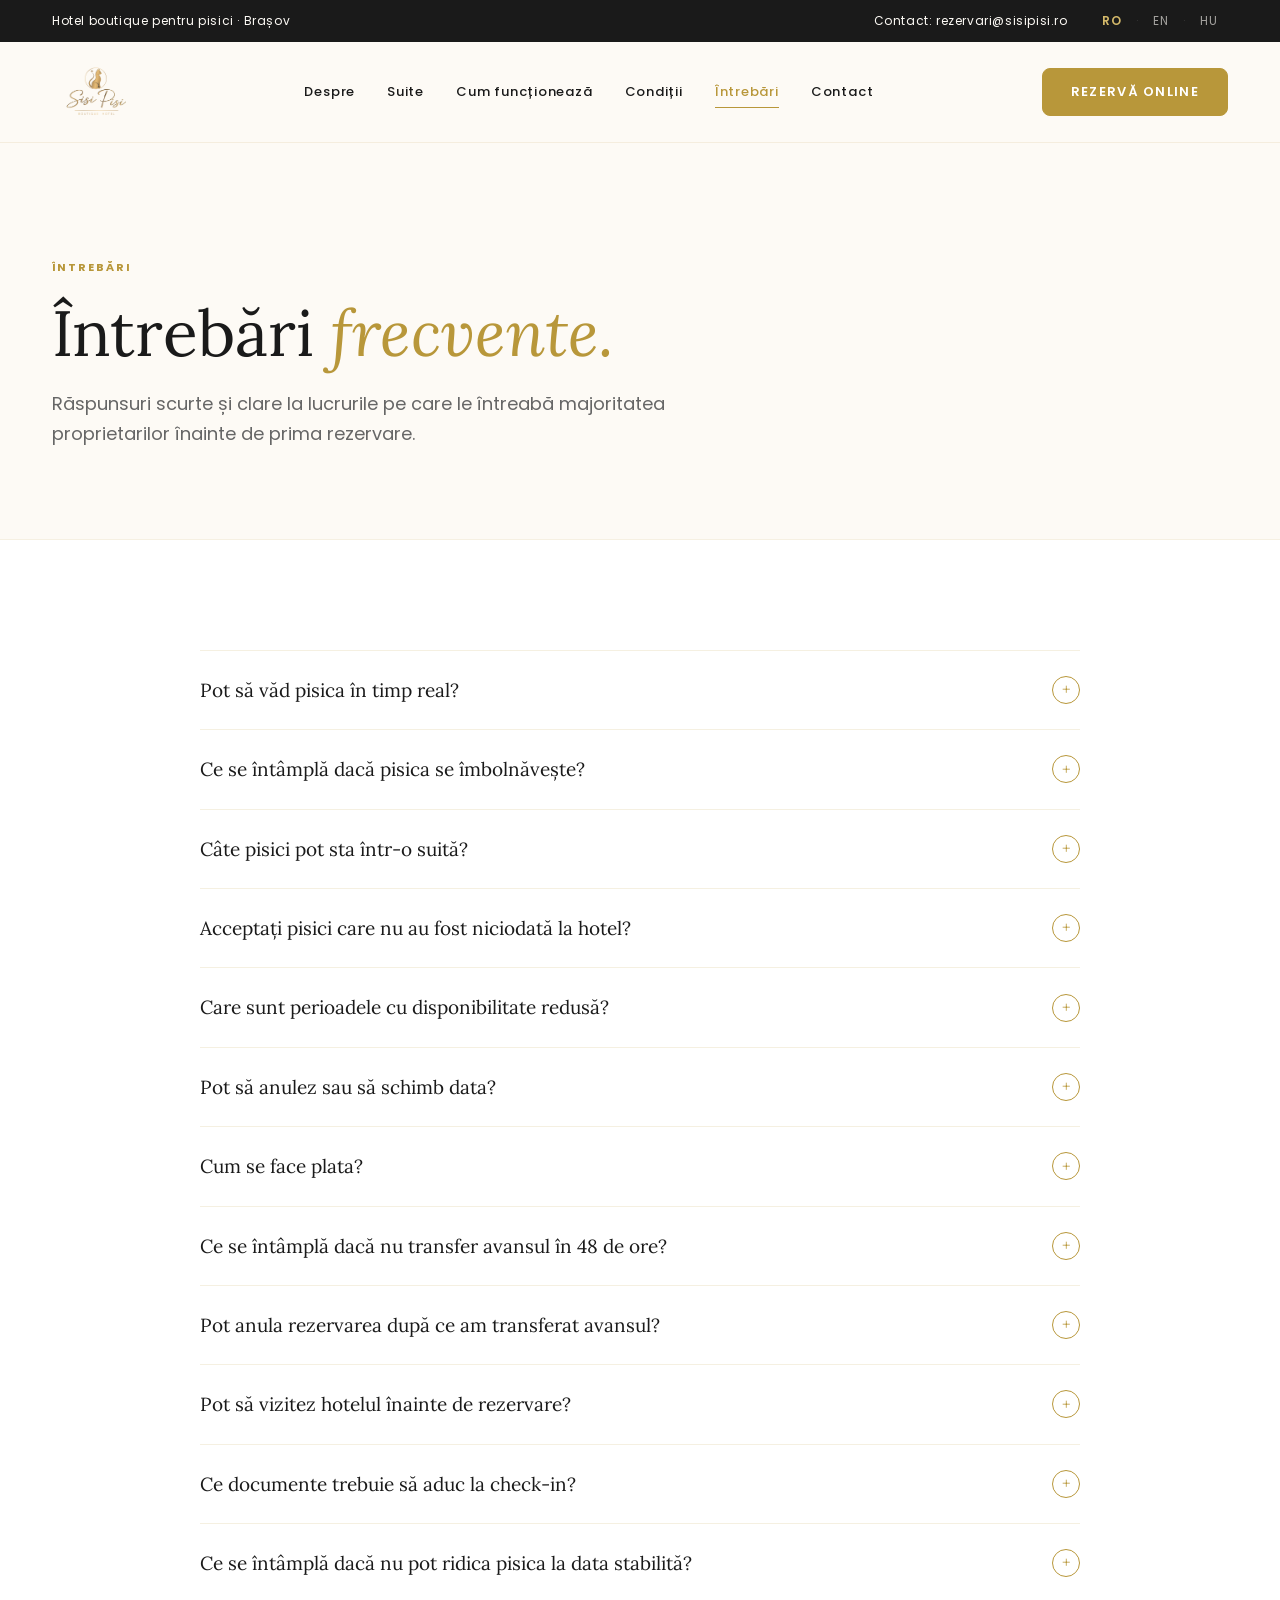
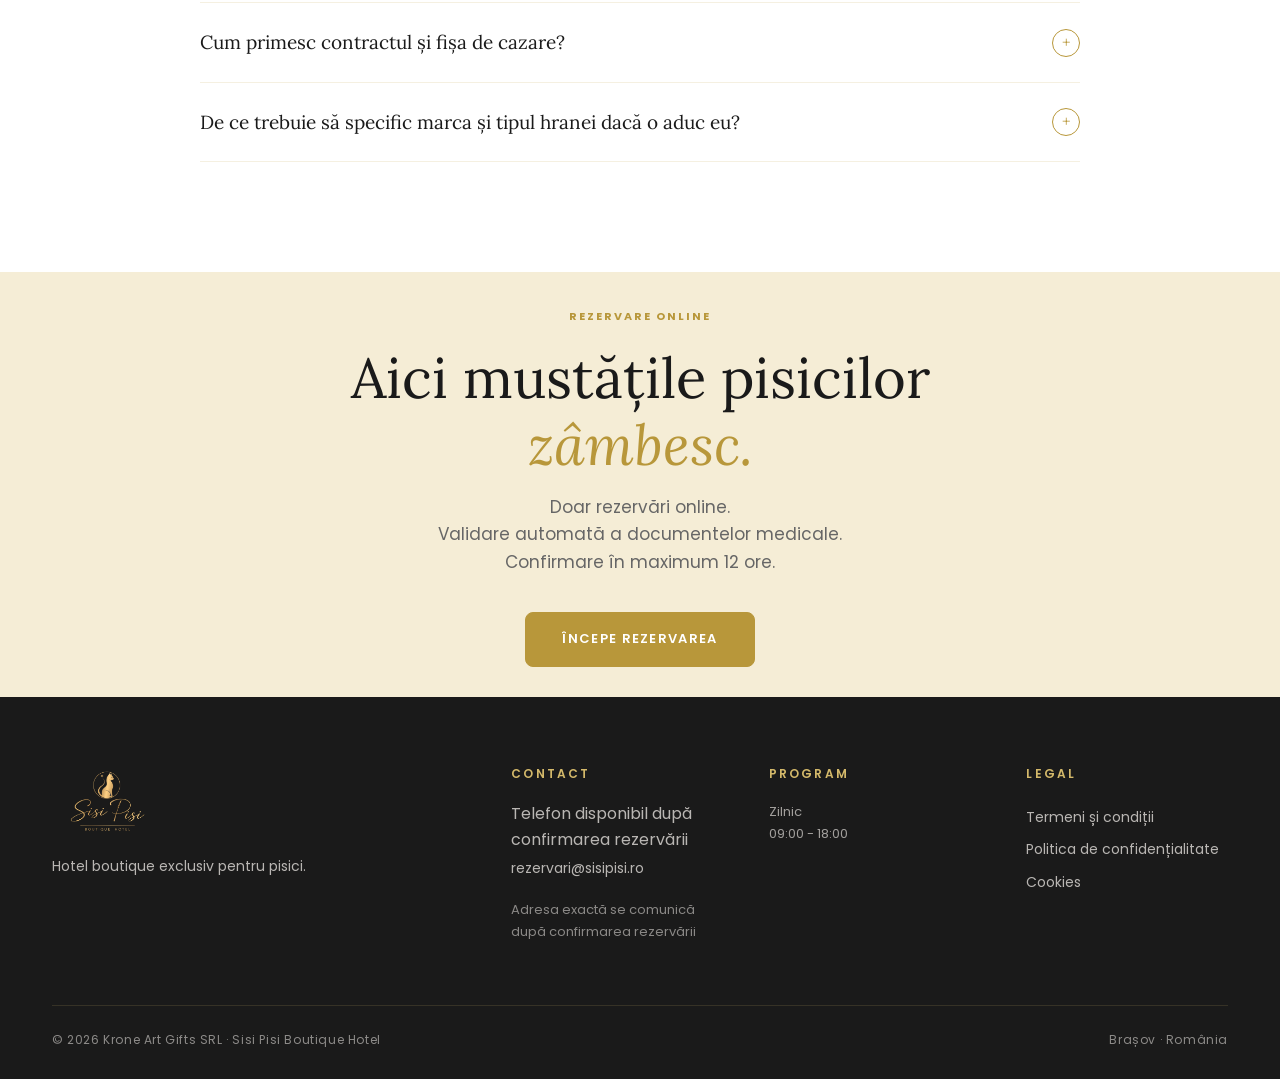
<file: faq.html>
<!DOCTYPE html>
<html lang="ro">
<head>
<meta charset="UTF-8">
<meta name="viewport" content="width=device-width, initial-scale=1.0">
<title>Întrebări frecvente · Sisi Pisi Boutique Hotel</title>
<meta name="description" content="Răspunsuri scurte la întrebările frecvente despre cazarea pisicii la Sisi Pisi Boutique Hotel.">
<link rel="preconnect" href="https://fonts.googleapis.com">
<link rel="preconnect" href="https://fonts.gstatic.com" crossorigin>
<link href="https://fonts.googleapis.com/css2?family=Lora:ital,wght@0,400;0,500;0,600;1,400&family=Poppins:wght@300;400;500;600;700&display=swap" rel="stylesheet">
<link rel="stylesheet" href="assets/styles.css">
  <link rel="icon" href="/favicon.ico" sizes="any">
  <link rel="icon" type="image/png" sizes="96x96" href="/favicon-96x96.png">
  <link rel="icon" type="image/png" sizes="192x192" href="/favicon-192.png">
  <link rel="apple-touch-icon" href="/apple-touch-icon.png">
</head>
<body>

<div class="topbar">
  <div class="container">
    <div data-i18n="topbar.tagline">Hotel boutique pentru pisici · Brașov</div>
    <div class="topbar-right">
      <a href="mailto:rezervari@sisipisi.ro" data-i18n="topbar.phone">Contact: rezervari@sisipisi.ro</a>
      <div class="lang-switcher">
        <button data-lang="ro" class="active">RO</button><span class="lang-divider">·</span>
        <button data-lang="en">EN</button><span class="lang-divider">·</span>
        <button data-lang="hu">HU</button>
      </div>
    </div>
  </div>
</div>

<header class="site-header">
  <div class="container">
    <a href="index.html" class="logo"><img src="assets/images/Logo%20transparent.png" alt="Sisi Pisi" class="logo-desktop"><img src="assets/images/logo-rotund.svg" alt="Sisi Pisi" class="logo-mobile"></a>
    <nav class="primary">
      <a href="despre.html" data-i18n="nav.about">Despre</a>
      <a href="suite.html" data-i18n="nav.suites">Suite</a>
      <a href="cum-functioneaza.html" data-i18n="nav.how">Cum funcționează</a>
      <a href="conditii.html" data-i18n="nav.requirements">Condiții</a>
      <a href="faq.html" data-i18n="nav.faq">Întrebări</a>
      <a href="contact.html" data-i18n="nav.contact">Contact</a>
    </nav>
    <a href="rezervare.html" class="btn-primary" data-i18n="nav.book">Rezervă online</a>
    <button class="menu-toggle" aria-label="Menu" aria-expanded="false" type="button"><svg viewBox="0 0 24 24" fill="none" stroke="currentColor" stroke-width="1.5"><line x1="4" y1="7" x2="20" y2="7"/><line x1="4" y1="12" x2="20" y2="12"/><line x1="4" y1="17" x2="20" y2="17"/></svg></button>
  </div>
</header>

<section class="page-hero">
  <div class="container reveal">
    <div class="eyebrow" data-i18n="nav.faq">Întrebări</div>
    <h1><span data-i18n="faq.hero.title.1">Întrebări</span> <em data-i18n="faq.hero.title.2">frecvente.</em></h1>
    <p class="lead" data-i18n="faq.hero.lead">Răspunsuri scurte și clare la lucrurile pe care le întreabă majoritatea proprietarilor înainte de prima rezervare.</p>
  </div>
</section>

<section class="bg-white">
  <div class="container">
    <div class="faq-list">
      <div class="faq-item reveal">
        <div class="faq-question"><span data-i18n="faq.q1">Pot să văd pisica în timp real?</span><span class="toggle">+</span></div>
        <div class="faq-answer"><p data-i18n="faq.a1">Da. Fiecare suită are cameră IP dedicată cu transmisie continuă Full HD. Primești un link de acces și o autentificare individuală la check-in. Linkul este activ pe toată durata sejurului și expiră automat la check-out.</p></div>
      </div>
      <div class="faq-item reveal">
        <div class="faq-question"><span data-i18n="faq.q2">Ce se întâmplă dacă pisica se îmbolnăvește?</span><span class="toggle">+</span></div>
        <div class="faq-answer"><p data-i18n="faq.a2">Te notificăm telefonic în maximum 30 de minute. Pisica este transferată în cușcă individuală dezinfectată la cabinetul veterinar partener, unde există echipament de diagnostic, monitorizare și zonă de izolare. Tu decizi împreună cu medicul pașii următori.</p></div>
      </div>
      <div class="faq-item reveal">
        <div class="faq-question"><span data-i18n="faq.q4">Câte pisici pot sta într-o suită?</span><span class="toggle">+</span></div>
        <div class="faq-answer"><p data-i18n="faq.a4">O suită este pentru o pisică sau mai multe pisici din aceeași familie care locuiesc deja împreună. Nu mixăm pisici din familii diferite în aceeași suită.</p></div>
      </div>
      <div class="faq-item reveal">
        <div class="faq-question"><span data-i18n="faq.q5">Acceptați pisici care nu au fost niciodată la hotel?</span><span class="toggle">+</span></div>
        <div class="faq-answer"><p data-i18n="faq.a5">Da, fiecare pisică are un proces de adaptare. Recomandăm o vizită scurtă înainte de prima rezervare lungă, pentru ca pisica să cunoască mediul. Sunăm sau trimitem mesaj zilnic în primele 48 de ore.</p></div>
      </div>
      <div class="faq-item reveal">
        <div class="faq-question"><span data-i18n="faq.q6">Care sunt perioadele cu disponibilitate redusă?</span><span class="toggle">+</span></div>
        <div class="faq-answer"><p data-i18n="faq.a6">Sărbătorile de iarnă (20 decembrie - 5 ianuarie), Paștele și perioada iunie - august sunt perioadele cu cea mai mare cerere. Recomandăm rezervare cu minimum 4 săptămâni înainte pentru aceste perioade.</p></div>
      </div>
      <div class="faq-item reveal">
        <div class="faq-question"><span data-i18n="faq.q7">Pot să anulez sau să schimb data?</span><span class="toggle">+</span></div>
        <div class="faq-answer"><p data-i18n="faq.a7">Da. Anularea se face fără penalizări cu minimum 7 zile înainte. Modificarea datelor se face cu minimum 48 de ore înainte, în limita disponibilității.</p></div>
      </div>
      <div class="faq-item reveal">
        <div class="faq-question"><span data-i18n="faq.q8">Cum se face plata?</span><span class="toggle">+</span></div>
        <div class="faq-answer"><p data-i18n="faq.a8">Pentru confirmarea rezervării, transferi 30% avans în 48 de ore după trimiterea formularului. În sezon de vârf (sărbători legale, Crăciun, Revelion, Paște, vacanțe școlare), avansul este de 50% și non-refundable. Datele bancare și suma exactă apar în pasul 7 al formularului și în emailul de confirmare. Diferența se achită la check-in, prin card sau transfer bancar. Pentru sejururi peste 30 de zile, plata se face lunar în avans.</p></div>
      </div>
      <div class="faq-item reveal">
        <div class="faq-question"><span data-i18n="faq.q14">Ce se întâmplă dacă nu transfer avansul în 48 de ore?</span><span class="toggle">+</span></div>
        <div class="faq-answer"><p data-i18n="faq.a14">Rezervarea expiră automat și suita devine disponibilă pentru alți clienți. Poți relua procesul oricând, în limita disponibilității.</p></div>
      </div>
      <div class="faq-item reveal">
        <div class="faq-question"><span data-i18n="faq.q15">Pot anula rezervarea după ce am transferat avansul?</span><span class="toggle">+</span></div>
        <div class="faq-answer"><p data-i18n="faq.a15">În perioade normale, avansul se returnează integral cu minimum 7 zile înainte de check-in. În sezon de vârf, avansul este non-refundable indiferent de momentul anulării. Modificarea datelor este permisă cu minimum 48 de ore înainte în perioade normale și minimum 14 zile înainte în sezon de vârf, în limita disponibilității.</p></div>
      </div>
      <div class="faq-item reveal">
        <div class="faq-question"><span data-i18n="faq.q9">Pot să vizitez hotelul înainte de rezervare?</span><span class="toggle">+</span></div>
        <div class="faq-answer"><p data-i18n="faq.a9">Da. Programezi o vizită scurtă (15-20 minute) prin formularul de contact sau telefonic. Vizita este gratuită și recomandată pentru clienții noi.</p></div>
      </div>
      <div class="faq-item reveal">
        <div class="faq-question"><span data-i18n="faq.q10">Ce documente trebuie să aduc la check-in?</span><span class="toggle">+</span></div>
        <div class="faq-answer"><p data-i18n="faq.a10">Carnetul veterinar original al pisicii și buletinul tău. Contractul de cazare și fișa se semnează electronic la recepție.</p></div>
      </div>
      <div class="faq-item reveal">
        <div class="faq-question"><span data-i18n="faq.q11">Ce se întâmplă dacă nu pot ridica pisica la data stabilită?</span><span class="toggle">+</span></div>
        <div class="faq-answer"><p data-i18n="faq.a11">Trebuie să ne anunți înainte de expirarea perioadei de cazare. Prelungirea este posibilă doar în limita disponibilității. Dacă pisica nu este ridicată la timp, continuăm îngrijirea și tarifăm zilele suplimentare conform grilei active.</p></div>
      </div>
      <div class="faq-item reveal">
        <div class="faq-question"><span data-i18n="faq.q12">Cum primesc contractul și fișa de cazare?</span><span class="toggle">+</span></div>
        <div class="faq-answer"><p data-i18n="faq.a12">Documentele se semnează electronic pe panou digital la recepție. După semnare, primești automat copia pe email și, la cerere, prin WhatsApp.</p></div>
      </div>
      <div class="faq-item reveal">
        <div class="faq-question"><span data-i18n="faq.q13">De ce trebuie să specific marca și tipul hranei dacă o aduc eu?</span><span class="toggle">+</span></div>
        <div class="faq-answer"><p data-i18n="faq.a13">Informațiile despre hrană ne ajută exclusiv în situații excepționale — când sejurul se prelungește neprevăzut din orice motiv. Vrem să ne asigurăm că pisica primește aceeași hrană obișnuită, fără schimbări bruște care pot cauza probleme digestive. În mod normal, hrana este adusă integral de proprietar și noi nu intervenim în alimentație.</p></div>
      </div>
    </div>
  </div>
</section>

<section class="bg-gold-pale cta-final">
  <div class="container reveal">
    <div class="eyebrow" data-i18n="cta.eyebrow">Rezervare online</div>
    <h2><span data-i18n="cta.title.1">Aici mustățile pisicilor</span><br> <em data-i18n="cta.title.2">zâmbesc.</em></h2>
    <p data-i18n="cta.lead">Doar rezervări online.<br>Validare automată a documentelor medicale.<br>Confirmare în maximum 12 ore.</p>
    <a href="rezervare.html" class="btn-primary btn-large" data-i18n="cta.button">Începe rezervarea</a>
  </div>
</section>

<footer class="site-footer">
  <div class="container">
    <div class="footer-grid">
      <div class="footer-brand">
        <img src="assets/images/Logo%20transparent.png" alt="Sisi Pisi" class="logo-desktop"><img src="assets/images/logo-rotund.svg" alt="Sisi Pisi" class="logo-mobile">
        <p data-i18n="footer.tagline">Hotel boutique exclusiv pentru pisici.</p>
      </div>
      <div>
        <h4 data-i18n="footer.contact">Contact</h4>
        <span data-i18n="footer.phone.pending">Telefon disponibil după confirmarea rezervării</span>
        <a href="mailto:rezervari@sisipisi.ro">rezervari@sisipisi.ro</a>
        <p style="margin-top:14px; font-size:13px; opacity:0.7;" data-i18n="footer.address">Adresa exactă se comunică după confirmarea rezervării</p>
      </div>
      <div>
        <h4 data-i18n="footer.hours">Program</h4>
        <p style="font-size:13px; opacity:0.85;" data-i18n="footer.hours.weekdays">Zilnic<br>09:00 - 18:00</p>
      </div>
      <div>
        <h4 data-i18n="footer.legal">Legal</h4>
        <a href="termeni-cazare.html" data-i18n="footer.terms">Termeni și condiții</a>
        <a href="confidentialitate.html" data-i18n="footer.privacy">Politica de confidențialitate</a>
        <a href="cookies.html" data-i18n="footer.cookies">Cookies</a>
      </div>
    </div>
    <div class="footer-bottom">
      <div data-i18n="footer.copyright">© 2026 Krone Art Gifts SRL · Sisi Pisi Boutique Hotel</div>
      <div data-i18n="footer.location">Brașov · România</div>
    </div>
  </div>
</footer>

<script src="assets/i18n.js?v=1.6"></script>
<script src="assets/i18n_extra.js"></script>
<script src="assets/main.js"></script>
</body>
</html>
</file>
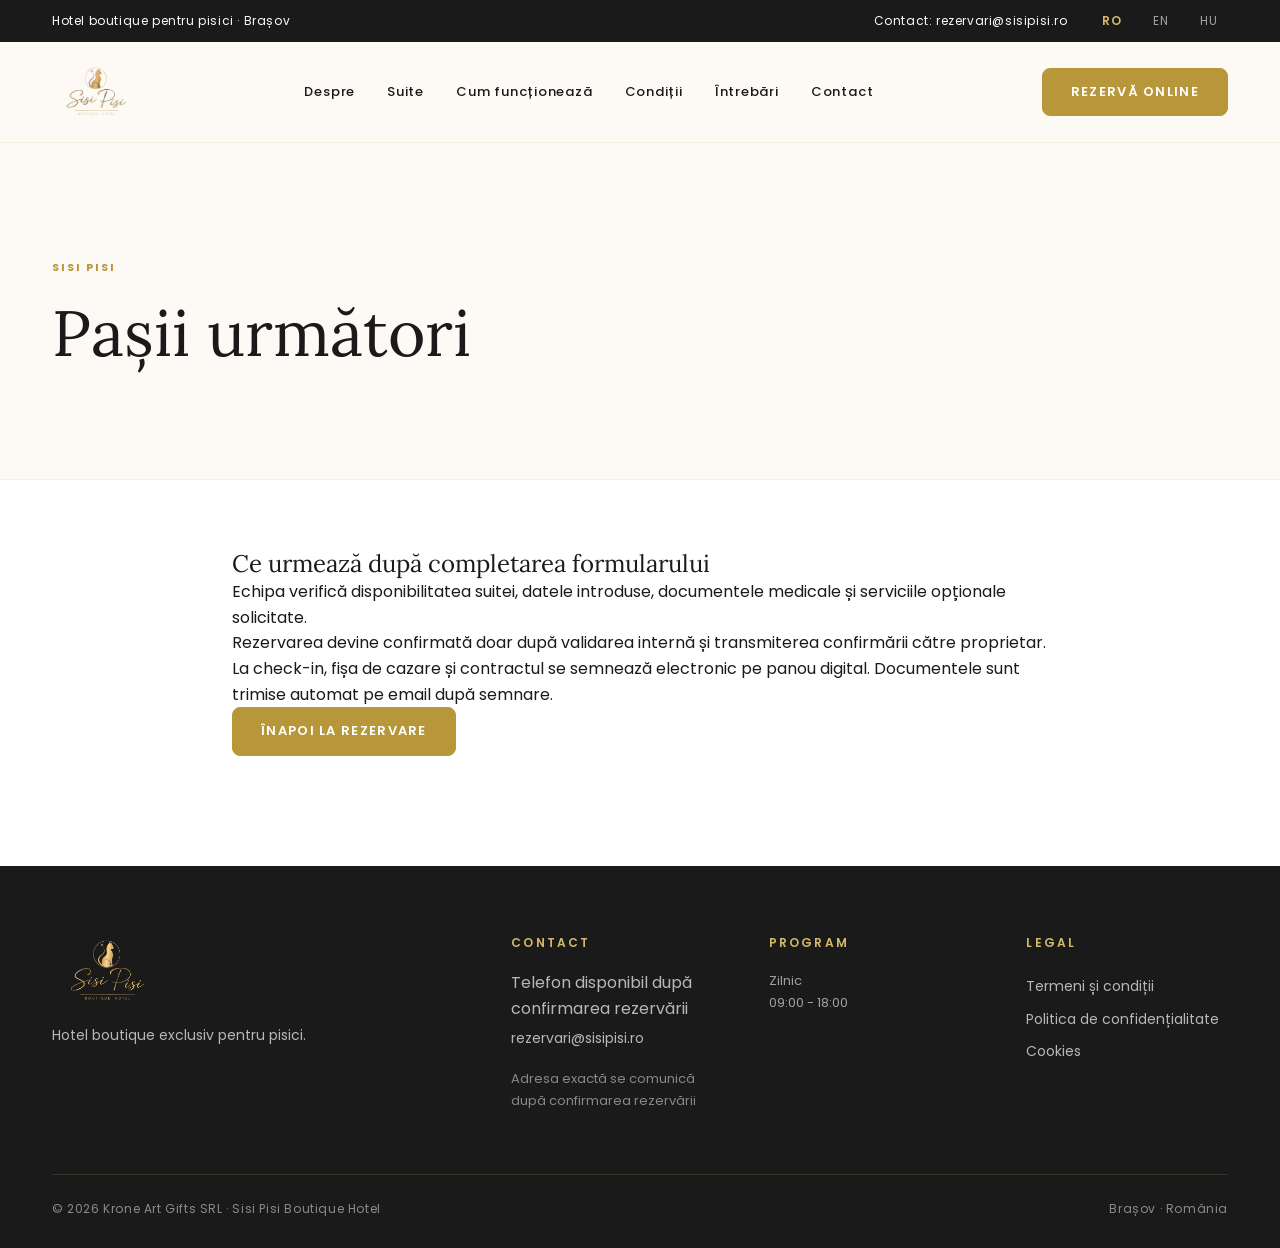
<file: multumim.html>
<!DOCTYPE html>
<html lang="ro">
<head>
<meta charset="UTF-8">
<meta name="viewport" content="width=device-width, initial-scale=1.0">
<title>Pașii următori · Sisi Pisi Boutique Hotel</title>
<meta name="description" content="Pașii următori pentru Sisi Pisi Boutique Hotel.">
<link rel="preconnect" href="https://fonts.googleapis.com">
<link rel="preconnect" href="https://fonts.gstatic.com" crossorigin>
<link href="https://fonts.googleapis.com/css2?family=Lora:ital,wght@0,400;0,500;0,600;1,400&family=Poppins:wght@300;400;500;600;700&display=swap" rel="stylesheet">
<link rel="stylesheet" href="assets/styles.css">
  <link rel="icon" href="/favicon.ico" sizes="any">
  <link rel="icon" type="image/png" sizes="96x96" href="/favicon-96x96.png">
  <link rel="icon" type="image/png" sizes="192x192" href="/favicon-192.png">
  <link rel="apple-touch-icon" href="/apple-touch-icon.png">
</head>
<body>
<div class="topbar"><div class="container"><div data-i18n="topbar.tagline">Hotel boutique pentru pisici · Brașov</div><div class="topbar-right"><a href="mailto:rezervari@sisipisi.ro" data-i18n="topbar.phone">Contact: rezervari@sisipisi.ro</a><div class="lang-switcher"><button data-lang="ro" class="active">RO</button><span class="lang-divider">·</span><button data-lang="en">EN</button><span class="lang-divider">·</span><button data-lang="hu">HU</button></div></div></div></div>
<header class="site-header"><div class="container"><a href="index.html" class="logo"><img src="assets/images/Logo%20transparent.png" alt="Sisi Pisi" class="logo-desktop"><img src="assets/images/logo-rotund.svg" alt="Sisi Pisi" class="logo-mobile"></a><nav class="primary"><a href="despre.html" data-i18n="nav.about">Despre</a><a href="suite.html" data-i18n="nav.suites">Suite</a><a href="cum-functioneaza.html" data-i18n="nav.how">Cum funcționează</a><a href="conditii.html" data-i18n="nav.requirements">Condiții</a><a href="faq.html" data-i18n="nav.faq">Întrebări</a><a href="contact.html" data-i18n="nav.contact">Contact</a></nav><a href="rezervare.html" class="btn-primary" data-i18n="nav.book">Rezervă online</a><button class="menu-toggle" aria-label="Menu" aria-expanded="false" type="button"><svg viewBox="0 0 24 24" fill="none" stroke="currentColor" stroke-width="1.5"><line x1="4" y1="7" x2="20" y2="7"/><line x1="4" y1="12" x2="20" y2="12"/><line x1="4" y1="17" x2="20" y2="17"/></svg></button></div></header>
<section class="page-hero"><div class="container reveal"><div class="eyebrow">Sisi Pisi</div><h1 data-i18n="page.thanks.title">Pașii următori</h1></div></section>
<section class="bg-white" style="padding:70px 0 110px;"><div class="container-narrow reveal"><h2>Ce urmează după completarea formularului</h2><p>Echipa verifică disponibilitatea suitei, datele introduse, documentele medicale și serviciile opționale solicitate.</p><p>Rezervarea devine confirmată doar după validarea internă și transmiterea confirmării către proprietar.</p><p>La check-in, fișa de cazare și contractul se semnează electronic pe panou digital. Documentele sunt trimise automat pe email după semnare.</p><p><a class="btn-primary" href="rezervare.html">Înapoi la rezervare</a></p></div></section>
<footer class="site-footer"><div class="container"><div class="footer-grid"><div class="footer-brand"><img src="assets/images/Logo%20transparent.png" alt="Sisi Pisi" class="logo-desktop"><img src="assets/images/logo-rotund.svg" alt="Sisi Pisi" class="logo-mobile"><p data-i18n="footer.tagline">Hotel boutique exclusiv pentru pisici.</p></div><div><h4 data-i18n="footer.contact">Contact</h4><span data-i18n="footer.phone.pending">Telefon disponibil după confirmarea rezervării</span><a href="mailto:rezervari@sisipisi.ro">rezervari@sisipisi.ro</a><p style="margin-top:14px;font-size:13px;opacity:0.7;" data-i18n="footer.address">Adresa exactă se comunică după confirmarea rezervării</p></div><div><h4 data-i18n="footer.hours">Program</h4><p style="font-size:13px;opacity:0.85;" data-i18n="footer.hours.weekdays">Zilnic<br>09:00 - 18:00</p></div><div><h4 data-i18n="footer.legal">Legal</h4><a href="termeni-cazare.html" data-i18n="footer.terms">Termeni și condiții</a><a href="confidentialitate.html" data-i18n="footer.privacy">Politica de confidențialitate</a><a href="cookies.html" data-i18n="footer.cookies">Cookies</a></div></div><div class="footer-bottom"><div data-i18n="footer.copyright">© 2026 Krone Art Gifts SRL · Sisi Pisi Boutique Hotel</div><div data-i18n="footer.location">Brașov · România</div></div></div></footer>
<script src="assets/i18n.js?v=1.6"></script><script src="assets/i18n_extra.js"></script><script src="assets/main.js"></script>
</body></html>
</file>
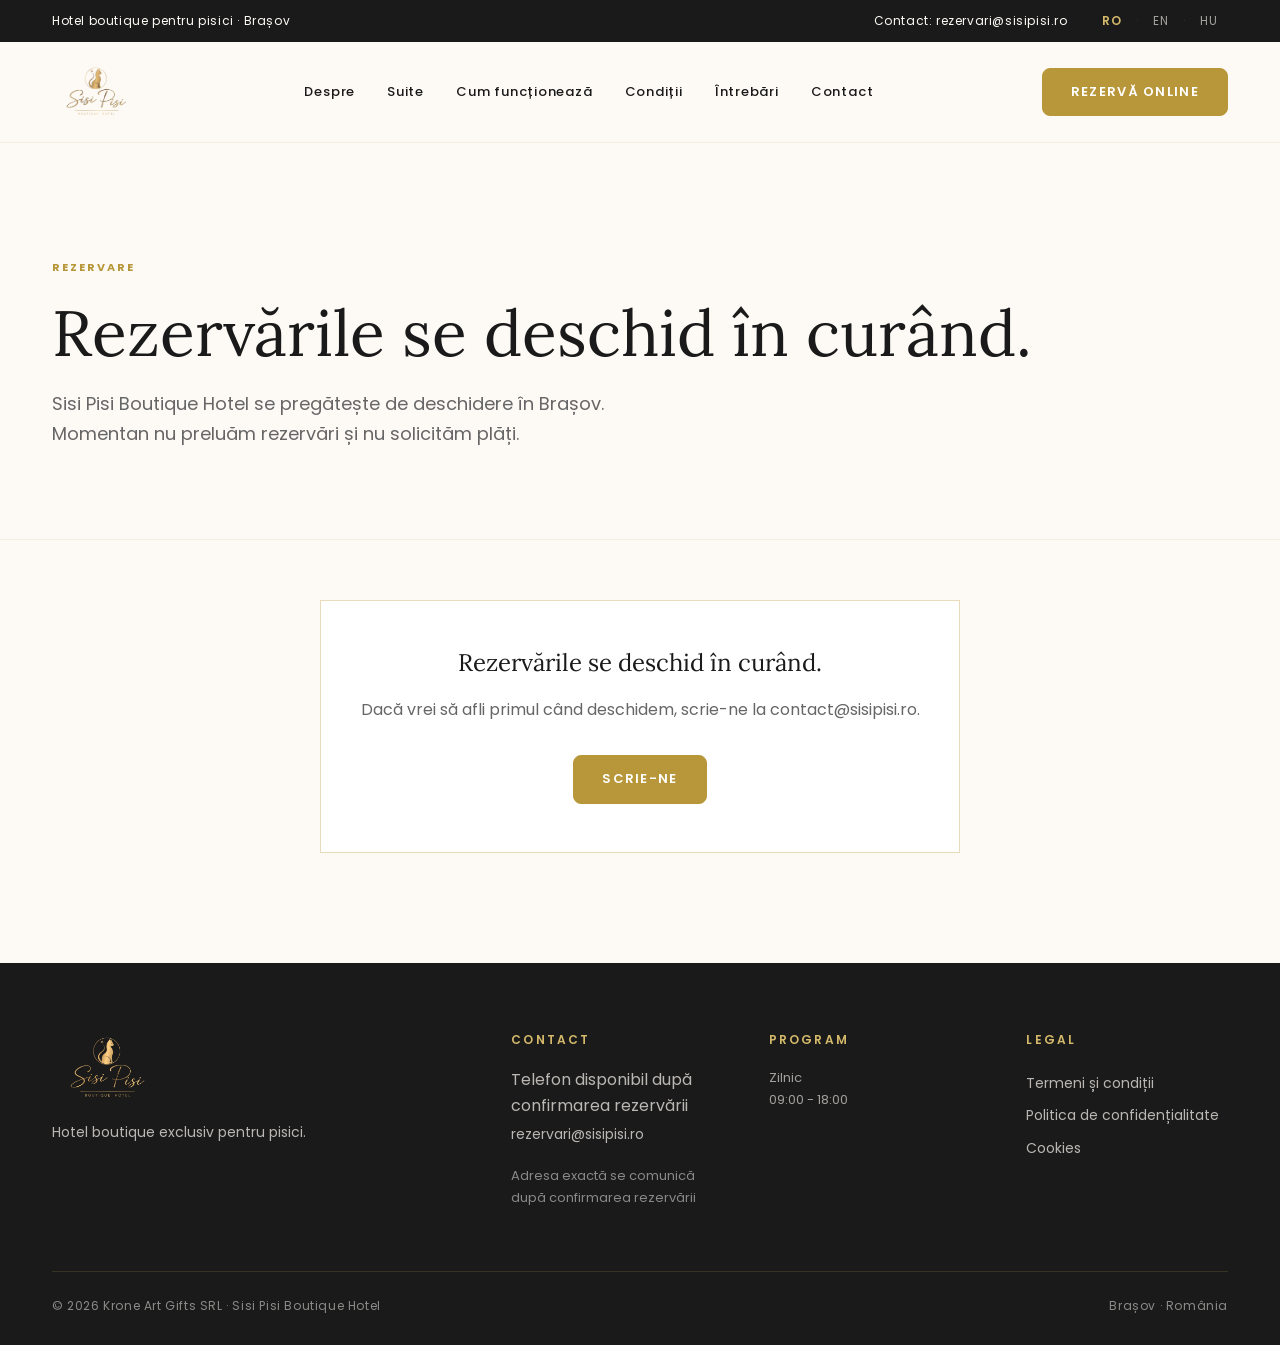
<file: rezervare.html>
<!DOCTYPE html>
<html lang="ro">
<head>
<meta charset="UTF-8">
<meta name="viewport" content="width=device-width, initial-scale=1.0">
<title>Rezervare online · Sisi Pisi Boutique Hotel</title>
<meta name="description" content="Rezervă online o suită la Sisi Pisi Boutique Hotel. Wizard în 7 pași cu verificare preliminară a datelor medicale și sumar estimativ de preț.">
<link rel="preconnect" href="https://fonts.googleapis.com">
<link rel="preconnect" href="https://fonts.gstatic.com" crossorigin>
<link href="https://fonts.googleapis.com/css2?family=Lora:ital,wght@0,400;0,500;0,600;1,400&family=Poppins:wght@300;400;500;600;700&display=swap" rel="stylesheet">
<link rel="stylesheet" href="assets/styles.css">
  <link rel="icon" href="/favicon.ico" sizes="any">
  <link rel="icon" type="image/png" sizes="96x96" href="/favicon-96x96.png">
  <link rel="icon" type="image/png" sizes="192x192" href="/favicon-192.png">
  <link rel="apple-touch-icon" href="/apple-touch-icon.png">
</head>
<body>

<div class="topbar">
  <div class="container">
    <div data-i18n="topbar.tagline">Hotel boutique pentru pisici · Brașov</div>
    <div class="topbar-right">
      <a href="mailto:rezervari@sisipisi.ro" data-i18n="topbar.phone">Contact: rezervari@sisipisi.ro</a>
      <div class="lang-switcher">
        <button data-lang="ro" class="active">RO</button><span class="lang-divider">·</span>
        <button data-lang="en">EN</button><span class="lang-divider">·</span>
        <button data-lang="hu">HU</button>
      </div>
    </div>
  </div>
</div>

<header class="site-header">
  <div class="container">
    <a href="index.html" class="logo"><img src="assets/images/Logo%20transparent.png" alt="Sisi Pisi" class="logo-desktop"><img src="assets/images/logo-rotund.svg" alt="Sisi Pisi" class="logo-mobile"></a>
    <nav class="primary">
      <a href="despre.html" data-i18n="nav.about">Despre</a>
      <a href="suite.html" data-i18n="nav.suites">Suite</a>
      <a href="cum-functioneaza.html" data-i18n="nav.how">Cum funcționează</a>
      <a href="conditii.html" data-i18n="nav.requirements">Condiții</a>
      <a href="faq.html" data-i18n="nav.faq">Întrebări</a>
      <a href="contact.html" data-i18n="nav.contact">Contact</a>
    </nav>
    <a href="rezervare.html" class="btn-primary" data-i18n="nav.book">Rezervă online</a>
    <button class="menu-toggle" aria-label="Menu" aria-expanded="false" type="button"><svg viewBox="0 0 24 24" fill="none" stroke="currentColor" stroke-width="1.5"><line x1="4" y1="7" x2="20" y2="7"/><line x1="4" y1="12" x2="20" y2="12"/><line x1="4" y1="17" x2="20" y2="17"/></svg></button>
  </div>
</header>

<section class="page-hero">
  <div class="container reveal">
    <div class="eyebrow" data-i18n="nav.book">Rezervare</div>
    <h1><span data-i18n="res.soon.title">Rezervările se deschid în curând.</span></h1>
    <p class="lead" data-i18n="res.soon.lead">Sisi Pisi Boutique Hotel se pregătește de deschidere în Brașov. Momentan nu preluăm rezervări și nu solicităm plăți.</p>
  </div>
</section>

<section class="bg-cream" style="padding: 60px 0 110px;">
  <div class="container">
    <!-- Formularul de rezervare (wizard) este dezactivat până la deschiderea hotelului. Se poate restaura din istoricul Git. -->
    <div class="reveal" style="max-width: 640px; margin: 0 auto; text-align: center; padding: 48px 32px; background: #fff; border: 1px solid rgba(184,151,58,0.35);">
      <h2 data-i18n="res.soon.title">Rezervările se deschid în curând.</h2>
      <p style="color: var(--gray); font-size: 16px; line-height: 1.7; margin: 18px auto 32px;" data-i18n="res.soon.text">Dacă vrei să afli primul când deschidem, scrie-ne la contact@sisipisi.ro.</p>
      <a href="mailto:contact@sisipisi.ro" class="btn-primary" data-i18n="res.soon.cta">Scrie-ne</a>
    </div>
  </div>
</section>

<footer class="site-footer">
  <div class="container">
    <div class="footer-grid">
      <div class="footer-brand">
        <img src="assets/images/Logo%20transparent.png" alt="Sisi Pisi" class="logo-desktop"><img src="assets/images/logo-rotund.svg" alt="Sisi Pisi" class="logo-mobile">
        <p data-i18n="footer.tagline">Hotel boutique exclusiv pentru pisici.</p>
      </div>
      <div>
        <h4 data-i18n="footer.contact">Contact</h4>
        <span data-i18n="footer.phone.pending">Telefon disponibil după confirmarea rezervării</span>
        <a href="mailto:rezervari@sisipisi.ro">rezervari@sisipisi.ro</a>
        <p style="margin-top:14px; font-size:13px; opacity:0.7;" data-i18n="footer.address">Adresa exactă se comunică după confirmarea rezervării</p>
      </div>
      <div>
        <h4 data-i18n="footer.hours">Program</h4>
        <p style="font-size:13px; opacity:0.85;" data-i18n="footer.hours.weekdays">Zilnic<br>09:00 - 18:00</p>
      </div>
      <div>
        <h4 data-i18n="footer.legal">Legal</h4>
        <a href="termeni-cazare.html" data-i18n="footer.terms">Termeni și condiții</a>
        <a href="confidentialitate.html" data-i18n="footer.privacy">Politica de confidențialitate</a>
        <a href="cookies.html" data-i18n="footer.cookies">Cookies</a>
      </div>
    </div>
    <div class="footer-bottom">
      <div data-i18n="footer.copyright">© 2026 Krone Art Gifts SRL · Sisi Pisi Boutique Hotel</div>
      <div data-i18n="footer.location">Brașov · România</div>
    </div>
  </div>
</footer>

<script src="assets/i18n.js?v=1.6"></script>
<script src="assets/i18n_extra.js"></script>
<script src="assets/main.js"></script>
</body>
</html>
</file>
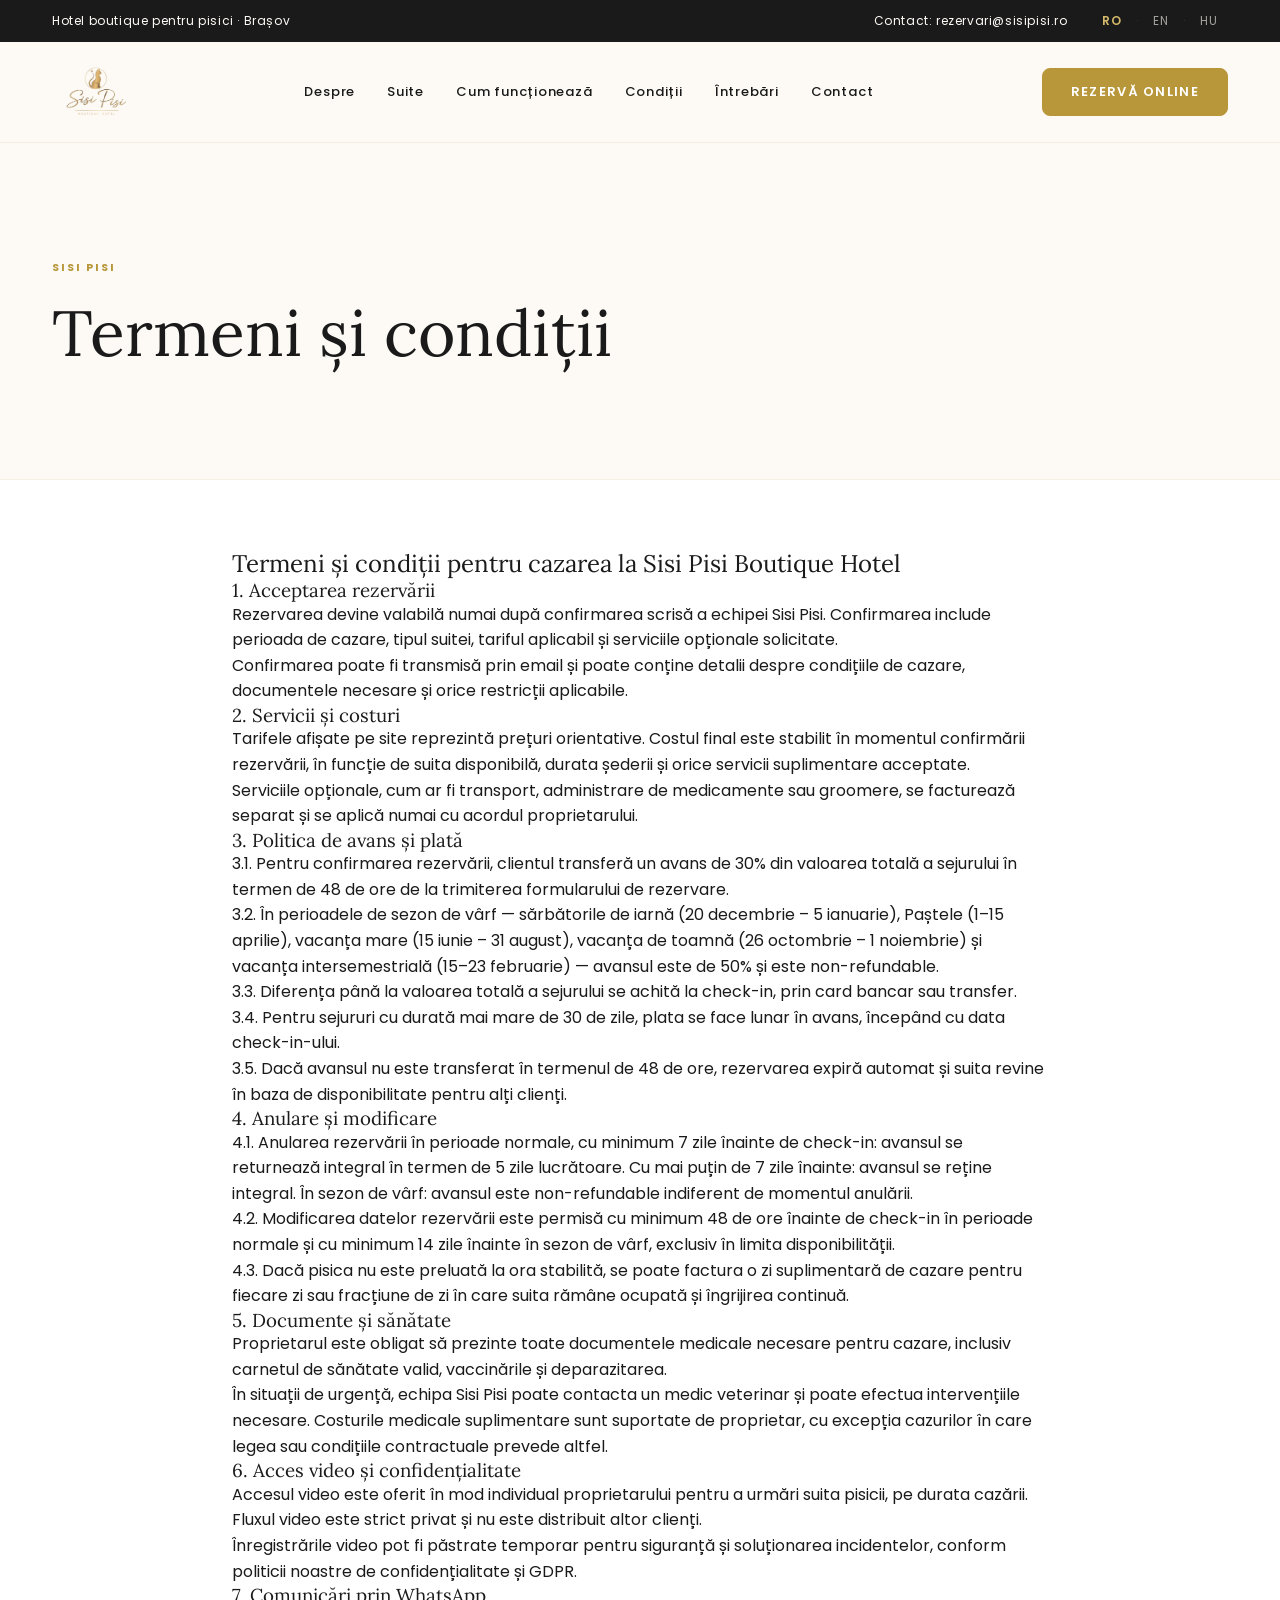
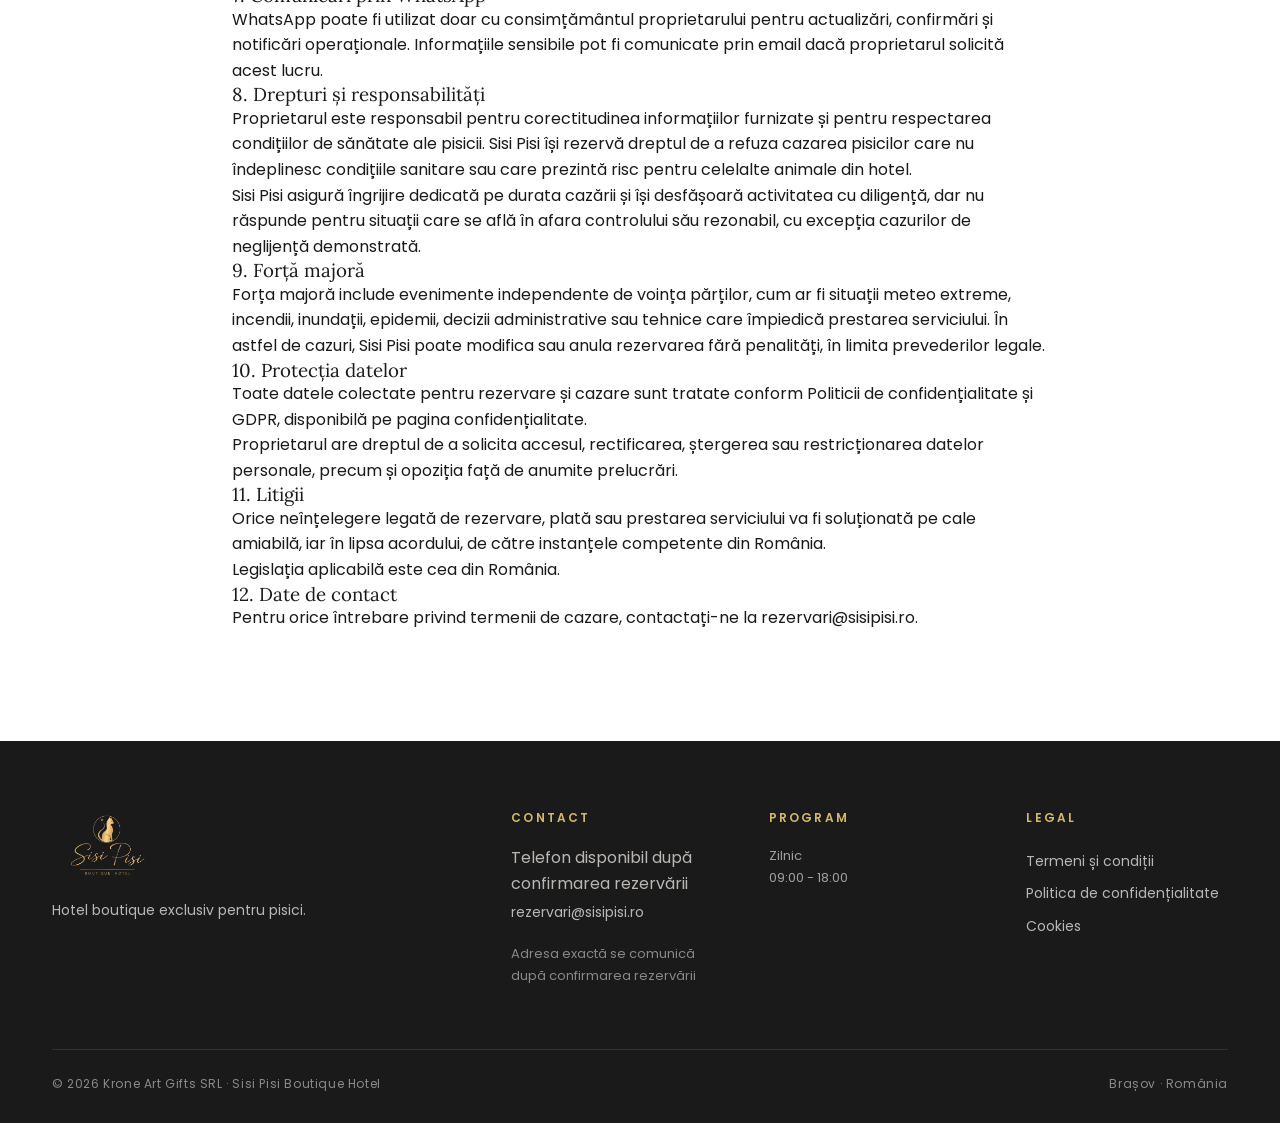
<file: termeni-cazare.html>
<!DOCTYPE html>
<html lang="ro">
<head>
<meta charset="UTF-8">
<meta name="viewport" content="width=device-width, initial-scale=1.0">
<title>Termeni și condiții · Sisi Pisi Boutique Hotel</title>
<meta name="description" content="Termeni și condiții pentru cazarea la Sisi Pisi Boutique Hotel.">
<link rel="preconnect" href="https://fonts.googleapis.com">
<link rel="preconnect" href="https://fonts.gstatic.com" crossorigin>
<link href="https://fonts.googleapis.com/css2?family=Lora:ital,wght@0,400;0,500;0,600;1,400&family=Poppins:wght@300;400;500;600;700&display=swap" rel="stylesheet">
<link rel="stylesheet" href="assets/styles.css">
  <link rel="icon" href="/favicon.ico" sizes="any">
  <link rel="icon" type="image/png" sizes="96x96" href="/favicon-96x96.png">
  <link rel="icon" type="image/png" sizes="192x192" href="/favicon-192.png">
  <link rel="apple-touch-icon" href="/apple-touch-icon.png">
</head>
<body>
<div class="topbar"><div class="container"><div data-i18n="topbar.tagline">Hotel boutique pentru pisici · Brașov</div><div class="topbar-right"><a href="mailto:rezervari@sisipisi.ro" data-i18n="topbar.phone">Contact: rezervari@sisipisi.ro</a><div class="lang-switcher"><button data-lang="ro" class="active">RO</button><span class="lang-divider">·</span><button data-lang="en">EN</button><span class="lang-divider">·</span><button data-lang="hu">HU</button></div></div></div></div>
<header class="site-header"><div class="container"><a href="index.html" class="logo"><img src="assets/images/Logo%20transparent.png" alt="Sisi Pisi" class="logo-desktop"><img src="assets/images/logo-rotund.svg" alt="Sisi Pisi" class="logo-mobile"></a><nav class="primary"><a href="despre.html" data-i18n="nav.about">Despre</a><a href="suite.html" data-i18n="nav.suites">Suite</a><a href="cum-functioneaza.html" data-i18n="nav.how">Cum funcționează</a><a href="conditii.html" data-i18n="nav.requirements">Condiții</a><a href="faq.html" data-i18n="nav.faq">Întrebări</a><a href="contact.html" data-i18n="nav.contact">Contact</a></nav><a href="rezervare.html" class="btn-primary" data-i18n="nav.book">Rezervă online</a><button class="menu-toggle" aria-label="Menu" aria-expanded="false" type="button"><svg viewBox="0 0 24 24" fill="none" stroke="currentColor" stroke-width="1.5"><line x1="4" y1="7" x2="20" y2="7"/><line x1="4" y1="12" x2="20" y2="12"/><line x1="4" y1="17" x2="20" y2="17"/></svg></button></div></header>
<section class="page-hero"><div class="container reveal"><div class="eyebrow">Sisi Pisi</div><h1 data-i18n="page.terms.title">Termeni și condiții</h1></div></section>
<section class="bg-white" style="padding:70px 0 110px;"><div class="container-narrow reveal"><h2 data-i18n="page.terms.title">Termeni și condiții pentru cazarea la Sisi Pisi Boutique Hotel</h2><h3 data-i18n="page.terms.section1.title">1. Acceptarea rezervării</h3><p data-i18n="page.terms.section1.p1">Rezervarea devine valabilă numai după confirmarea scrisă a echipei Sisi Pisi. Confirmarea include perioada de cazare, tipul suitei, tariful aplicabil și serviciile opționale solicitate.</p><p data-i18n="page.terms.section1.p2">Confirmarea poate fi transmisă prin email și poate conține detalii despre condițiile de cazare, documentele necesare și orice restricții aplicabile.</p><h3 data-i18n="page.terms.section2.title">2. Servicii și costuri</h3><p data-i18n="page.terms.section2.p1">Tarifele afișate pe site reprezintă prețuri orientative. Costul final este stabilit în momentul confirmării rezervării, în funcție de suita disponibilă, durata șederii și orice servicii suplimentare acceptate.</p><p data-i18n="page.terms.section2.p2">Serviciile opționale, cum ar fi transport, administrare de medicamente sau groomere, se facturează separat și se aplică numai cu acordul proprietarului.</p><h3 data-i18n="page.terms.section3.title">3. Politica de avans și plată</h3><p data-i18n="page.terms.section3.p1">3.1. Pentru confirmarea rezervării, clientul transferă un avans de 30% din valoarea totală a sejurului în termen de 48 de ore de la trimiterea formularului de rezervare.</p><p data-i18n="page.terms.section3.p2">3.2. În perioadele de sezon de vârf — sărbătorile de iarnă (20 decembrie – 5 ianuarie), Paștele (1–15 aprilie), vacanța mare (15 iunie – 31 august), vacanța de toamnă (26 octombrie – 1 noiembrie) și vacanța intersemestrială (15–23 februarie) — avansul este de 50% și este non-refundable.</p><p data-i18n="page.terms.section3.p3">3.3. Diferența până la valoarea totală a sejurului se achită la check-in, prin card bancar sau transfer.</p><p data-i18n="page.terms.section3.p4">3.4. Pentru sejururi cu durată mai mare de 30 de zile, plata se face lunar în avans, începând cu data check-in-ului.</p><p data-i18n="page.terms.section3.p5">3.5. Dacă avansul nu este transferat în termenul de 48 de ore, rezervarea expiră automat și suita revine în baza de disponibilitate pentru alți clienți.</p><h3 data-i18n="page.terms.section4.title">4. Anulare și modificare</h3><p data-i18n="page.terms.section4.p1">4.1. Anularea rezervării în perioade normale, cu minimum 7 zile înainte de check-in: avansul se returnează integral în termen de 5 zile lucrătoare. Cu mai puțin de 7 zile înainte: avansul se reține integral. În sezon de vârf: avansul este non-refundable indiferent de momentul anulării.</p><p data-i18n="page.terms.section4.p2">4.2. Modificarea datelor rezervării este permisă cu minimum 48 de ore înainte de check-in în perioade normale și cu minimum 14 zile înainte în sezon de vârf, exclusiv în limita disponibilității.</p><p data-i18n="page.terms.section4.p3">4.3. Dacă pisica nu este preluată la ora stabilită, se poate factura o zi suplimentară de cazare pentru fiecare zi sau fracțiune de zi în care suita rămâne ocupată și îngrijirea continuă.</p><h3 data-i18n="page.terms.section5.title">5. Documente și sănătate</h3><p data-i18n="page.terms.section5.p1">Proprietarul este obligat să prezinte toate documentele medicale necesare pentru cazare, inclusiv carnetul de sănătate valid, vaccinările și deparazitarea.</p><p data-i18n="page.terms.section5.p2">În situații de urgență, echipa Sisi Pisi poate contacta un medic veterinar și poate efectua intervențiile necesare. Costurile medicale suplimentare sunt suportate de proprietar, cu excepția cazurilor în care legea sau condițiile contractuale prevede altfel.</p><h3 data-i18n="page.terms.section6.title">6. Acces video și confidențialitate</h3><p data-i18n="page.terms.section6.p1">Accesul video este oferit în mod individual proprietarului pentru a urmări suita pisicii, pe durata cazării. Fluxul video este strict privat și nu este distribuit altor clienți.</p><p data-i18n="page.terms.section6.p2">Înregistrările video pot fi păstrate temporar pentru siguranță și soluționarea incidentelor, conform politicii noastre de confidențialitate și GDPR.</p><h3 data-i18n="page.terms.section7.title">7. Comunicări prin WhatsApp</h3><p data-i18n="page.terms.section7.p1">WhatsApp poate fi utilizat doar cu consimțământul proprietarului pentru actualizări, confirmări și notificări operaționale. Informațiile sensibile pot fi comunicate prin email dacă proprietarul solicită acest lucru.</p><h3 data-i18n="page.terms.section8.title">8. Drepturi și responsabilități</h3><p data-i18n="page.terms.section8.p1">Proprietarul este responsabil pentru corectitudinea informațiilor furnizate și pentru respectarea condițiilor de sănătate ale pisicii. Sisi Pisi își rezervă dreptul de a refuza cazarea pisicilor care nu îndeplinesc condițiile sanitare sau care prezintă risc pentru celelalte animale din hotel.</p><p data-i18n="page.terms.section8.p2">Sisi Pisi asigură îngrijire dedicată pe durata cazării și își desfășoară activitatea cu diligență, dar nu răspunde pentru situații care se află în afara controlului său rezonabil, cu excepția cazurilor de neglijență demonstrată.</p><h3 data-i18n="page.terms.section9.title">9. Forță majoră</h3><p data-i18n="page.terms.section9.p1">Forța majoră include evenimente independente de voința părților, cum ar fi situații meteo extreme, incendii, inundații, epidemii, decizii administrative sau tehnice care împiedică prestarea serviciului. În astfel de cazuri, Sisi Pisi poate modifica sau anula rezervarea fără penalități, în limita prevederilor legale.</p><h3 data-i18n="page.terms.section10.title">10. Protecția datelor</h3><p data-i18n="page.terms.section10.p1">Toate datele colectate pentru rezervare și cazare sunt tratate conform Politicii de confidențialitate și GDPR, disponibilă pe pagina <a href="confidentialitate.html">confidențialitate</a>.</p><p data-i18n="page.terms.section10.p2">Proprietarul are dreptul de a solicita accesul, rectificarea, ștergerea sau restricționarea datelor personale, precum și opoziția față de anumite prelucrări.</p><h3 data-i18n="page.terms.section11.title">11. Litigii</h3><p data-i18n="page.terms.section11.p1">Orice neînțelegere legată de rezervare, plată sau prestarea serviciului va fi soluționată pe cale amiabilă, iar în lipsa acordului, de către instanțele competente din România.</p><p data-i18n="page.terms.section11.p2">Legislația aplicabilă este cea din România.</p><h3 data-i18n="page.terms.section12.title">12. Date de contact</h3><p data-i18n="page.terms.section12.p1">Pentru orice întrebare privind termenii de cazare, contactați-ne la <a href="mailto:rezervari@sisipisi.ro">rezervari@sisipisi.ro</a>.</p></div></section>
<footer class="site-footer"><div class="container"><div class="footer-grid"><div class="footer-brand"><img src="assets/images/Logo%20transparent.png" alt="Sisi Pisi" class="logo-desktop"><img src="assets/images/logo-rotund.svg" alt="Sisi Pisi" class="logo-mobile"><p data-i18n="footer.tagline">Hotel boutique exclusiv pentru pisici.</p></div><div><h4 data-i18n="footer.contact">Contact</h4><span data-i18n="footer.phone.pending">Telefon disponibil după confirmarea rezervării</span><a href="mailto:rezervari@sisipisi.ro">rezervari@sisipisi.ro</a><p style="margin-top:14px;font-size:13px;opacity:0.7;" data-i18n="footer.address">Adresa exactă se comunică după confirmarea rezervării</p></div><div><h4 data-i18n="footer.hours">Program</h4><p style="font-size:13px;opacity:0.85;" data-i18n="footer.hours.weekdays">Zilnic<br>09:00 - 18:00</p></div><div><h4 data-i18n="footer.legal">Legal</h4><a href="termeni-cazare.html" data-i18n="footer.terms">Termeni și condiții</a><a href="confidentialitate.html" data-i18n="footer.privacy">Politica de confidențialitate</a><a href="cookies.html" data-i18n="footer.cookies">Cookies</a></div></div><div class="footer-bottom"><div data-i18n="footer.copyright">© 2026 Krone Art Gifts SRL · Sisi Pisi Boutique Hotel</div><div data-i18n="footer.location">Brașov · România</div></div></div></footer>
<script src="assets/i18n.js?v=1.6"></script><script src="assets/i18n_extra.js"></script><script src="assets/main.js"></script>
</body>
</html>
</file>
<file: assets/styles.css>
/* =========================================================
   SISI PISI BOUTIQUE HOTEL - DESIGN SYSTEM
   Brand: Krone Art Gifts SRL
   Conform Manual de Identitate de Brand v1.0
   ========================================================= */

:root {
  --gold: #B8973A;
  --gold-pale: #F5EDD6;
  --gold-medium: #D4B96A;
  --charcoal: #1A1A1A;
  --cream: #FDFAF5;
  --white: #FFFFFF;
  --gray: #666666;
  --sage: #8A9E8C;
  --error: #B5562B;
  --success: #6B8E5C;
}

*, *::before, *::after { box-sizing: border-box; margin: 0; padding: 0; }
html { scroll-behavior: smooth; }

body {
  font-family: 'Poppins', sans-serif;
  font-weight: 400;
  font-size: 16px;
  line-height: 1.6;
  color: var(--charcoal);
  background: var(--cream);
  -webkit-font-smoothing: antialiased;
}

img { max-width: 100%; display: block; }
a { color: inherit; text-decoration: none; }

h1, h2, h3, h4 { font-family: 'Lora', serif; font-weight: 400; line-height: 1.2; }

.container { max-width: 1240px; margin: 0 auto; padding: 0 32px; }
.container-narrow { max-width: 880px; margin: 0 auto; padding: 0 32px; }

/* ===== Typography utilities ===== */
.eyebrow {
  font-family: 'Poppins', sans-serif;
  font-weight: 700;
  font-size: 11px;
  letter-spacing: 0.18em;
  text-transform: uppercase;
  color: var(--gold);
  margin-bottom: 18px;
  display: inline-block;
}
.eyebrow-light { color: var(--gold-medium); }

.quote {
  font-family: 'Lora', serif;
  font-style: italic;
  font-size: 22px;
  color: var(--gold);
  border-left: 2px solid var(--gold);
  padding-left: 24px;
  margin: 28px 0;
  line-height: 1.5;
}

/* ===== Buttons ===== */
.btn-primary {
  display: inline-block;
  background: var(--gold);
  color: var(--white);
  padding: 13px 28px;
  font-family: 'Poppins', sans-serif;
  font-size: 13px;
  font-weight: 600;
  letter-spacing: 0.1em;
  text-transform: uppercase;
  text-decoration: none;
  border: 1px solid var(--gold);
  border-radius: 8px;
  cursor: pointer;
  transition: all 0.25s;
}
.btn-primary:hover { background: var(--charcoal); border-color: var(--charcoal); color: var(--white); }
.btn-primary:disabled { background: var(--gray); border-color: var(--gray); cursor: not-allowed; opacity: 0.6; }

.btn-secondary {
  display: inline-block;
  background: transparent;
  color: var(--charcoal);
  padding: 13px 28px;
  font-family: 'Poppins', sans-serif;
  font-size: 13px;
  font-weight: 600;
  letter-spacing: 0.1em;
  text-transform: uppercase;
  text-decoration: none;
  border: 1px solid var(--charcoal);
  border-radius: 8px;
  cursor: pointer;
  transition: all 0.25s;
}
.btn-secondary:hover { background: var(--charcoal); color: var(--cream); }

.btn-outline {
  display: inline-block;
  background: transparent;
  color: var(--cream);
  padding: 13px 28px;
  font-family: 'Poppins', sans-serif;
  font-size: 13px;
  font-weight: 600;
  letter-spacing: 0.1em;
  text-transform: uppercase;
  text-decoration: none;
  border: 1px solid var(--cream);
  border-radius: 8px;
  cursor: pointer;
  transition: all 0.25s;
}
.btn-outline:hover { background: var(--cream); color: var(--charcoal); }

.btn-large { padding: 16px 36px; }

/* ===== Top bar ===== */
.topbar {
  background: var(--charcoal);
  color: var(--cream);
  font-size: 12px;
  letter-spacing: 0.05em;
  padding: 8px 0;
}
.topbar .container {
  display: flex;
  justify-content: space-between;
  align-items: center;
  gap: 24px;
  flex-wrap: wrap;
}
.topbar a { color: var(--cream); text-decoration: none; }
.topbar a:hover { color: var(--gold-medium); }
.topbar-right { display: flex; gap: 24px; align-items: center; }

.lang-switcher { display: flex; gap: 4px; align-items: center; }
.lang-switcher button {
  background: none;
  border: none;
  cursor: pointer;
  padding: 4px 10px;
  color: var(--cream);
  font-family: 'Poppins', sans-serif;
  font-size: 12px;
  letter-spacing: 0.1em;
  opacity: 0.6;
  transition: opacity 0.2s;
}
.lang-switcher button:hover { opacity: 1; }
.lang-switcher button.active { opacity: 1; color: var(--gold-medium); font-weight: 600; }
.lang-divider { color: var(--gray); opacity: 0.4; }

/* ===== Header ===== */
.site-header {
  padding: 22px 0;
  position: sticky;
  top: 0;
  z-index: 100;
  border-bottom: 1px solid rgba(184, 151, 58, 0.12);
  backdrop-filter: blur(8px);
  background: rgba(253, 250, 245, 0.95);
}
.site-header .container {
  display: flex;
  align-items: center;
  justify-content: space-between;
  gap: 32px;
}
.site-header .logo img { height: 56px; width: auto; display: block; }
.site-header .logo img.logo-mobile { display: none; }

nav.primary { display: flex; gap: 32px; align-items: center; }
nav.primary a {
  font-family: 'Poppins', sans-serif;
  font-size: 13px;
  letter-spacing: 0.06em;
  color: var(--charcoal);
  text-decoration: none;
  font-weight: 500;
  position: relative;
  padding: 6px 0;
  transition: color 0.2s;
}
nav.primary a:hover { color: var(--gold); }
nav.primary a::after {
  content: '';
  position: absolute;
  bottom: 0;
  left: 0;
  width: 0;
  height: 1px;
  background: var(--gold);
  transition: width 0.3s;
}
nav.primary a:hover::after,
nav.primary a.active::after { width: 100%; }
nav.primary a.active { color: var(--gold); }

.menu-toggle { display: none; background: none; border: none; cursor: pointer; padding: 8px; }
.menu-toggle svg { width: 28px; height: 28px; }

/* ===== Hero ===== */
.hero {
  position: relative;
  min-height: 86vh;
  display: flex;
  align-items: center;
  background-size: cover;
  background-position: center;
  overflow: hidden;
}
.hero::before {
  content: '';
  position: absolute;
  inset: 0;
  background: linear-gradient(135deg, rgba(26,26,26,0.55) 0%, rgba(26,26,26,0.25) 60%, rgba(26,26,26,0.15) 100%);
}
.hero .container { position: relative; z-index: 2; padding-top: 80px; padding-bottom: 80px; }

.hero-content { max-width: 720px; color: var(--cream); }
.hero h1 {
  font-size: clamp(42px, 6vw, 78px);
  font-weight: 400;
  letter-spacing: -0.01em;
  margin-bottom: 24px;
  color: var(--cream);
  line-height: 1.05;
}
.hero h1 em { color: var(--gold-medium); font-style: italic; font-weight: 500; }
.hero .lead {
  font-size: 19px;
  font-weight: 300;
  margin-bottom: 40px;
  max-width: 560px;
  line-height: 1.55;
  opacity: 0.95;
}
.hero-actions { display: flex; gap: 16px; flex-wrap: wrap; }
.hero-meta {
  position: absolute;
  bottom: 30px;
  right: 32px;
  z-index: 2;
  font-family: 'Poppins', sans-serif;
  font-size: 11px;
  letter-spacing: 0.2em;
  color: var(--cream);
  text-transform: uppercase;
  opacity: 0.7;
}

/* Page hero (smaller, used on internal pages) */
.page-hero {
  position: relative;
  padding: 110px 0 90px;
  background: var(--cream);
  border-bottom: 1px solid rgba(184, 151, 58, 0.1);
}
.page-hero h1 {
  font-size: clamp(40px, 5vw, 64px);
  margin-bottom: 18px;
  color: var(--charcoal);
}
.page-hero h1 em { color: var(--gold); font-style: italic; }
.page-hero .lead {
  font-size: 18px;
  color: var(--gray);
  max-width: 640px;
  line-height: 1.65;
}
.page-hero.has-bg {
  background-size: cover;
  background-position: center;
  color: var(--cream);
  padding: 140px 0 110px;
}
.page-hero.has-bg::before {
  content: '';
  position: absolute;
  inset: 0;
  background: linear-gradient(135deg, rgba(26,26,26,0.7) 0%, rgba(26,26,26,0.4) 100%);
}
.page-hero.has-bg .container { position: relative; z-index: 2; }
.page-hero.has-bg h1 { color: var(--cream); }
.page-hero.has-bg h1 em { color: var(--gold-medium); }
.page-hero.has-bg .lead { color: rgba(253, 250, 245, 0.9); }

/* ===== Sections ===== */
section { padding: 110px 0; }
section.tight { padding: 70px 0; }

.section-head { max-width: 720px; margin: 0 auto 70px; text-align: center; }
.section-head.left { margin-left: 0; text-align: left; }
.section-head h2 {
  font-size: clamp(32px, 4vw, 48px);
  margin-bottom: 18px;
  color: var(--charcoal);
}
.section-head h2 em { color: var(--gold); font-style: italic; }
.section-head p { color: var(--gray); font-size: 17px; line-height: 1.65; }

/* ===== Backgrounds ===== */
.bg-white { background: var(--white); }
.bg-cream { background: var(--cream); }
.bg-charcoal { background: var(--charcoal); color: var(--cream); }
.bg-gold-pale { background: var(--gold-pale); }

/* ===== Pillars / cards ===== */
.pillars-grid { display: grid; grid-template-columns: repeat(6, 1fr); gap: 56px; }
.pillars-grid article,
.pillars-grid .pillar { grid-column: span 2; }
.pillars-grid article:nth-child(4) { grid-column: 2 / 4; }
.pillars-grid article:nth-child(5) { grid-column: 4 / 6; }
.pillar { text-align: left; }
.pillar-icon { width: 56px; height: 56px; margin-bottom: 24px; color: var(--gold); }
.pillar-icon svg { width: 100%; height: 100%; }
.pillar h3 { font-size: 22px; margin-bottom: 12px; color: var(--charcoal); font-weight: 500; }
.pillar p { color: var(--gray); font-size: 15px; line-height: 1.7; }
.pillar-divider { width: 32px; height: 1px; background: var(--gold); margin-bottom: 24px; }

/* ===== Split (image + text) ===== */
.split {
  display: grid;
  grid-template-columns: 1fr 1fr;
  gap: 80px;
  align-items: center;
}
.split.reverse { direction: rtl; }
.split.reverse > * { direction: ltr; }
.split-image { position: relative; }
.split-image img { width: 100%; height: auto; display: block; }
.split-image::after {
  content: '';
  position: absolute;
  top: -16px;
  left: -16px;
  right: 16px;
  bottom: 16px;
  border: 1px solid var(--gold);
  z-index: -1;
}
.split-content h2 {
  font-size: clamp(30px, 3.5vw, 44px);
  margin-bottom: 24px;
  line-height: 1.15;
}
.split-content h2 em { color: var(--gold); font-style: italic; }
.split-content p {
  color: var(--gray);
  margin-bottom: 18px;
  font-size: 16px;
  line-height: 1.75;
}

/* ===== Suite cards ===== */
.suites-grid {
  display: grid;
  grid-template-columns: 1fr 1fr;
  gap: 40px;
  margin-top: 30px;
}
.suite-card {
  background: var(--cream);
  overflow: hidden;
  border: 1px solid rgba(184, 151, 58, 0.15);
  border-radius: 12px;
  box-shadow: 0 4px 24px rgba(0,0,0,0.08);
  transition: transform 0.4s, box-shadow 0.4s;
  position: relative;
}
.suite-card:hover {
  transform: translateY(-4px);
  box-shadow: 0 24px 56px -16px rgba(26,26,26,0.18);
}
.suite-card img { width: 100%; height: 320px; object-fit: cover; display: block; }
.suite-card .body { padding: 32px; }
.suite-card .label-row {
  display: flex;
  justify-content: space-between;
  align-items: baseline;
  margin-bottom: 8px;
}
.suite-card .tier {
  font-family: 'Poppins', sans-serif;
  font-size: 11px;
  letter-spacing: 0.2em;
  color: var(--gold);
  text-transform: uppercase;
  font-weight: 600;
}
.suite-card .price {
  font-family: 'Lora';
  font-size: 24px;
  color: var(--charcoal);
  font-weight: 500;
}
.suite-card .price small {
  font-family: 'Poppins', sans-serif;
  font-size: 12px;
  color: var(--gray);
  font-weight: 400;
}
.suite-card h3 { font-size: 26px; margin-bottom: 14px; }
.suite-card p { color: var(--gray); font-size: 15px; margin-bottom: 18px; line-height: 1.7; }
.suite-features { list-style: none; }
.suite-features li {
  font-size: 14px;
  color: var(--charcoal);
  padding: 8px 0;
  border-bottom: 1px solid rgba(184, 151, 58, 0.1);
  display: flex;
  gap: 12px;
}
.suite-features li:last-child { border-bottom: none; }
.suite-features li::before {
  content: '';
  width: 5px;
  height: 5px;
  background: var(--gold);
  border-radius: 50%;
  margin-top: 9px;
  flex-shrink: 0;
}

/* ===== Steps ===== */
.steps { display: grid; grid-template-columns: repeat(4, 1fr); gap: 32px; }
.step { text-align: left; position: relative; padding-top: 16px; }
.step .num {
  font-family: 'Lora';
  font-size: 56px;
  color: var(--gold);
  font-weight: 400;
  line-height: 1;
  opacity: 0.85;
  margin-bottom: 16px;
}
.step h4 {
  font-family: 'Poppins', sans-serif;
  font-size: 16px;
  font-weight: 600;
  margin-bottom: 10px;
  color: var(--charcoal);
  letter-spacing: 0.02em;
}
.step p { color: var(--gray); font-size: 14px; line-height: 1.65; }

/* Secțiunea Cum funcționează: fundal charcoal, text alb, iconițe aurii */
.bg-cream:has(.steps) {
  background: var(--charcoal);
}
.bg-cream:has(.steps) .eyebrow {
  color: var(--gold-medium);
}
.bg-cream:has(.steps) .section-head h2 {
  color: var(--cream);
}
.bg-cream:has(.steps) .section-head p {
  color: rgba(253, 250, 245, 0.65);
}
.bg-cream:has(.steps) .step .num {
  color: var(--gold-medium);
  opacity: 1;
}
.bg-cream:has(.steps) .step h4 {
  color: var(--cream);
}
.bg-cream:has(.steps) .step p {
  color: rgba(253, 250, 245, 0.62);
}
.bg-cream:has(.steps) .pillar-icon,
.bg-cream:has(.steps) .pillar-icon svg {
  color: var(--gold);
}

/* ===== Requirements list ===== */
.req-banner-grid { display: grid; grid-template-columns: 1fr 1fr; gap: 60px; align-items: center; }
.req-banner h2 { font-size: clamp(30px, 3.5vw, 42px); color: var(--cream); margin-bottom: 18px; line-height: 1.2; }
.req-banner h2 em { color: var(--gold-medium); font-style: italic; }
.req-banner p { color: rgba(253, 250, 245, 0.75); font-size: 15px; line-height: 1.75; margin-bottom: 22px; }

.req-list { list-style: none; }
.req-list li {
  padding: 14px 0;
  border-top: 1px solid rgba(212, 185, 106, 0.2);
  font-size: 14px;
  display: grid;
  grid-template-columns: 28px 1fr;
  gap: 14px;
  align-items: start;
  color: rgba(253, 250, 245, 0.92);
}
.req-list li:last-child { border-bottom: 1px solid rgba(212, 185, 106, 0.2); }
.req-list .check { color: var(--gold-medium); font-weight: 700; font-size: 14px; font-family: 'Lora'; }

.req-list.on-light li { color: var(--charcoal); border-top-color: rgba(184, 151, 58, 0.2); }
.req-list.on-light li:last-child { border-bottom-color: rgba(184, 151, 58, 0.2); }
.req-list.on-light .check { color: var(--gold); }

/* ===== CTA Final ===== */
.cta-final { text-align: center; padding: 30px 0; }
.cta-final h2 {
  font-size: clamp(34px, 4.5vw, 56px);
  margin-bottom: 16px;
  color: var(--charcoal);
}
.cta-final h2 em { color: var(--gold); font-style: italic; }
.cta-final p {
  color: var(--gray);
  font-size: 17px;
  margin-bottom: 36px;
  max-width: 540px;
  margin-left: auto;
  margin-right: auto;
}

/* ===== Footer ===== */
.site-footer {
  background: var(--charcoal);
  color: rgba(253, 250, 245, 0.7);
  padding: 70px 0 30px;
}
.footer-grid {
  display: grid;
  grid-template-columns: 2fr 1fr 1fr 1fr;
  gap: 56px;
  margin-bottom: 50px;
}
.footer-grid h4 {
  font-family: 'Poppins', sans-serif;
  font-size: 12px;
  font-weight: 600;
  letter-spacing: 0.18em;
  text-transform: uppercase;
  color: var(--gold-medium);
  margin-bottom: 20px;
}
.footer-grid a {
  color: rgba(253, 250, 245, 0.7);
  text-decoration: none;
  display: block;
  padding: 5px 0;
  font-size: 14px;
  transition: color 0.2s;
}
.footer-grid a:hover { color: var(--gold-medium); }
.footer-grid p { font-size: 14px; line-height: 1.7; margin-bottom: 12px; }
.footer-brand img { height: 70px; margin-bottom: 18px; filter: brightness(1.1); }
.footer-brand img.logo-mobile { display: none; }
.footer-bottom {
  border-top: 1px solid rgba(212, 185, 106, 0.15);
  padding-top: 24px;
  display: flex;
  justify-content: space-between;
  flex-wrap: wrap;
  gap: 16px;
  font-size: 12px;
  color: rgba(253, 250, 245, 0.5);
  letter-spacing: 0.05em;
}

/* ===== Forms (booking wizard) ===== */
.wizard {
  max-width: 880px;
  margin: 0 auto;
  background: var(--white);
  border: 1px solid rgba(184, 151, 58, 0.15);
  padding: 52px;
}

.wizard-progress {
  display: grid;
  grid-template-columns: repeat(6, 1fr);
  gap: 4px;
  margin-bottom: 50px;
  position: relative;
}
.wizard-progress .step-dot {
  display: flex;
  flex-direction: column;
  align-items: center;
  text-align: center;
  position: relative;
}
.wizard-progress .dot {
  width: 32px;
  height: 32px;
  border-radius: 50%;
  background: var(--cream);
  border: 1px solid rgba(184, 151, 58, 0.3);
  display: flex;
  align-items: center;
  justify-content: center;
  font-family: 'Lora';
  font-size: 14px;
  color: var(--gray);
  transition: all 0.3s;
  z-index: 2;
  position: relative;
}
.wizard-progress .step-dot .label {
  font-size: 10px;
  letter-spacing: 0.1em;
  text-transform: uppercase;
  color: var(--gray);
  margin-top: 8px;
  font-weight: 500;
}
.wizard-progress .step-dot.active .dot {
  background: var(--gold);
  border-color: var(--gold);
  color: var(--white);
}
.wizard-progress .step-dot.active .label { color: var(--gold); font-weight: 600; }
.wizard-progress .step-dot.complete .dot {
  background: var(--charcoal);
  border-color: var(--charcoal);
  color: var(--cream);
}
.wizard-progress .step-dot.complete .label { color: var(--charcoal); }
.wizard-progress::before {
  content: '';
  position: absolute;
  top: 16px;
  left: 8%;
  right: 8%;
  height: 1px;
  background: rgba(184, 151, 58, 0.2);
  z-index: 1;
}

.wizard-step { display: none; }
.wizard-step.active { display: block; }
.wizard-step h2 {
  font-size: clamp(26px, 3vw, 36px);
  margin-bottom: 12px;
}
.wizard-step .step-intro { color: var(--gray); margin-bottom: 32px; font-size: 15px; }

.form-grid { display: grid; grid-template-columns: 1fr 1fr; gap: 20px; }
.form-grid.full { grid-template-columns: 1fr; }

.form-field { margin-bottom: 22px; }
.form-field label {
  display: block;
  font-family: 'Poppins', sans-serif;
  font-size: 12px;
  letter-spacing: 0.08em;
  text-transform: uppercase;
  font-weight: 600;
  color: var(--charcoal);
  margin-bottom: 8px;
}
.form-field label .required { color: var(--error); }
.form-field input,
.form-field select,
.form-field textarea {
  width: 100%;
  padding: 12px 14px;
  font-family: 'Poppins', sans-serif;
  font-size: 14px;
  background: var(--cream);
  border: 1.5px solid var(--gold-pale);
  border-radius: 8px;
  color: var(--charcoal);
  transition: border-color 0.2s, background 0.2s, box-shadow 0.2s;
}
.form-field input:focus,
.form-field select:focus,
.form-field textarea:focus {
  outline: none;
  border-color: var(--gold);
  background: var(--white);
  box-shadow: 0 0 0 3px rgba(184,151,58,0.12);
}
.form-field input.error,
.form-field select.error,
.form-field textarea.error { border-color: var(--error); }
.form-field .error-msg { color: var(--error); font-size: 12px; margin-top: 6px; display: none; }
.form-field .error-msg.show { display: block; }
.form-field .help { color: var(--gray); font-size: 12px; margin-top: 6px; }

.checkbox-row {
  display: flex;
  gap: 12px;
  align-items: flex-start;
  padding: 14px 0;
  border-bottom: 1px solid rgba(184, 151, 58, 0.1);
}
.checkbox-row:last-child { border-bottom: none; }
.checkbox-row input[type="checkbox"] {
  width: 18px;
  height: 18px;
  margin-top: 3px;
  flex-shrink: 0;
  accent-color: var(--gold);
  cursor: pointer;
}
.checkbox-row label {
  font-family: 'Poppins', sans-serif;
  font-size: 14px;
  cursor: pointer;
  flex: 1;
  letter-spacing: 0;
  text-transform: none;
  font-weight: 400;
  color: var(--charcoal);
  line-height: 1.5;
}

.suite-option {
  border: 1px solid rgba(184, 151, 58, 0.25);
  padding: 24px;
  cursor: pointer;
  transition: all 0.2s;
  margin-bottom: 14px;
  display: grid;
  grid-template-columns: 24px 1fr auto;
  gap: 20px;
  align-items: center;
}
.suite-option:hover { border-color: var(--gold); }
.suite-option input[type="radio"] {
  width: 20px;
  height: 20px;
  accent-color: var(--gold);
  cursor: pointer;
}
.suite-option.selected { border-color: var(--gold); background: var(--gold-pale); }
.suite-option .suite-name {
  font-family: 'Lora';
  font-size: 18px;
  margin-bottom: 4px;
  color: var(--charcoal);
}
.suite-option .suite-meta { font-size: 13px; color: var(--gray); }
.suite-option .suite-price {
  font-family: 'Lora';
  font-size: 22px;
  color: var(--gold);
  font-weight: 500;
  text-align: right;
}
.suite-option .suite-price small { font-family: 'Poppins', sans-serif; font-size: 11px; color: var(--gray); display: block; }

.alert {
  padding: 16px 20px;
  border-left: 3px solid var(--gold);
  background: var(--gold-pale);
  color: var(--charcoal);
  margin-bottom: 24px;
  font-size: 14px;
  line-height: 1.6;
}
.alert.error { border-color: var(--error); background: rgba(181, 86, 43, 0.08); }
.alert.success { border-color: var(--success); background: rgba(107, 142, 92, 0.1); }
.alert strong { font-weight: 600; }

.summary-block {
  background: var(--cream);
  padding: 24px;
  border-left: 3px solid var(--gold);
  margin-bottom: 24px;
}
.summary-block h4 {
  font-family: 'Poppins', sans-serif;
  font-size: 11px;
  letter-spacing: 0.18em;
  text-transform: uppercase;
  color: var(--gold);
  margin-bottom: 14px;
}
.summary-block dl { display: grid; grid-template-columns: 1fr 1fr; gap: 12px 24px; }
.summary-block dt { font-size: 13px; color: var(--gray); }
.summary-block dd { font-size: 14px; color: var(--charcoal); font-weight: 500; }

.summary-total {
  display: flex;
  justify-content: space-between;
  align-items: baseline;
  padding-top: 18px;
  border-top: 1px solid rgba(184, 151, 58, 0.2);
  margin-top: 14px;
}
.summary-total .label {
  font-size: 12px;
  letter-spacing: 0.18em;
  text-transform: uppercase;
  color: var(--gold);
  font-weight: 600;
}
.summary-total .value { font-family: 'Lora'; font-size: 32px; color: var(--charcoal); }

.wizard-actions {
  display: flex;
  justify-content: space-between;
  margin-top: 40px;
  gap: 16px;
}
.wizard-actions .btn-secondary { min-width: 130px; }
.wizard-actions .btn-primary { min-width: 180px; }
.wizard-actions.right { justify-content: flex-end; }

/* ===== FAQ ===== */
.faq-list { max-width: 880px; margin: 0 auto; }
.faq-item {
  border-top: 1px solid rgba(184, 151, 58, 0.15);
  padding: 24px 0;
}
.faq-item:last-child { border-bottom: 1px solid rgba(184, 151, 58, 0.15); }
.faq-question {
  display: flex;
  justify-content: space-between;
  align-items: center;
  cursor: pointer;
  font-family: 'Lora', serif;
  font-size: 19px;
  color: var(--charcoal);
  gap: 20px;
}
.faq-question .toggle {
  width: 28px;
  height: 28px;
  border: 1px solid var(--gold);
  border-radius: 50%;
  display: flex;
  align-items: center;
  justify-content: center;
  flex-shrink: 0;
  transition: all 0.3s;
  color: var(--gold);
  font-size: 16px;
}
.faq-item.open .faq-question .toggle {
  background: var(--gold);
  color: var(--white);
  transform: rotate(45deg);
}
.faq-answer {
  max-height: 0;
  overflow: hidden;
  transition: max-height 0.4s, padding 0.4s;
}
.faq-item.open .faq-answer {
  max-height: 500px;
  padding-top: 18px;
}
.faq-answer p { color: var(--gray); font-size: 15px; line-height: 1.75; }

/* ===== Contact ===== */
.contact-grid { display: grid; grid-template-columns: 1fr 1fr; gap: 64px; }
.contact-card {
  background: var(--white);
  padding: 32px;
  border: 1px solid rgba(184, 151, 58, 0.15);
  margin-bottom: 24px;
}
.contact-card h3 {
  font-family: 'Poppins', sans-serif;
  font-size: 11px;
  letter-spacing: 0.18em;
  text-transform: uppercase;
  color: var(--gold);
  margin-bottom: 14px;
  font-weight: 600;
}
.contact-card p { font-size: 15px; line-height: 1.7; color: var(--charcoal); }
.contact-card a { color: var(--charcoal); text-decoration: none; }
.contact-card a:hover { color: var(--gold); }

.map-placeholder {
  background: var(--cream);
  border: 1px solid rgba(184, 151, 58, 0.15);
  height: 400px;
  display: flex;
  align-items: center;
  justify-content: center;
  color: var(--gray);
  font-size: 14px;
  letter-spacing: 0.05em;
  text-transform: uppercase;
}

/* ===== Reveal animation ===== */
.reveal {
  opacity: 0;
  transform: translateY(20px);
  transition: opacity 0.8s, transform 0.8s;
}
.reveal.visible { opacity: 1; transform: translateY(0); }

/* ===== Responsive ===== */
@media (max-width: 900px) {
  nav.primary {
    display: none;
    position: absolute;
    top: 100%;
    left: 0;
    right: 0;
    background: var(--cream);
    flex-direction: column;
    padding: 20px 32px;
    border-bottom: 1px solid rgba(184, 151, 58, 0.15);
    align-items: flex-start;
  }
  nav.primary.open { display: flex; }
  .menu-toggle { display: block; }

  .pillars-grid,
  .suites-grid,
  .steps,
  .split,
  .req-banner-grid,
  .footer-grid,
  .contact-grid,
  .form-grid { grid-template-columns: 1fr; gap: 40px; }
  .pillars-grid article,
  .pillars-grid .pillar,
  .pillars-grid article:nth-child(4),
  .pillars-grid article:nth-child(5) { grid-column: 1 / -1; }
  .footer-grid { gap: 36px; }
  section { padding: 70px 0; }
  .hero { min-height: 75vh; }
  .container,
  .container-narrow { padding: 0 22px; }
  .topbar .container { font-size: 11px; }
  .wizard { padding: 28px; }
  .wizard-progress .step-dot .label { display: none; }
  .summary-block dl { grid-template-columns: 1fr; gap: 8px; }
  .testimonials-grid { grid-template-columns: 1fr; gap: 20px; }
  .trust-bar { gap: 20px; margin-top: 32px; padding-top: 24px; }
  .trust-num { font-size: 24px; }
}

@media (max-width: 560px) {
  .hero .lead { font-size: 16px; }
  .suite-card img { height: 240px; }
  .wizard-actions { flex-direction: column-reverse; }
  .wizard-actions .btn-primary,
  .wizard-actions .btn-secondary { width: 100%; }
  .footer-brand { text-align: center; }
  .footer-brand img.logo-desktop { height: 126px; display: block; margin: 0 auto 18px; }
  .site-header .container { gap: 0; position: relative; }
  .site-header .logo img.logo-desktop { display: none; }
  .site-header .logo img.logo-mobile { display: block; height: 44px; width: auto; }
  .site-header .btn-primary {
    position: absolute;
    left: 50%;
    transform: translateX(-50%);
    padding: 8px 14px;
    font-size: 10px;
    letter-spacing: 0.08em;
    white-space: nowrap;
  }
}


/* ===== Trust bar (hero) ===== */
.trust-bar {
  display: flex;
  gap: 36px;
  flex-wrap: wrap;
  margin-top: 48px;
  padding: 24px 28px;
  background: rgba(26, 26, 26, 0.32);
  border-top: 1px solid rgba(184, 151, 58, 0.4);
  border-radius: 8px;
  backdrop-filter: blur(6px);
  -webkit-backdrop-filter: blur(6px);
}
.trust-item {
  display: flex;
  align-items: center;
  gap: 14px;
}
.trust-num {
  font-family: 'Lora', serif;
  font-size: 30px;
  color: var(--gold-medium);
  font-weight: 500;
  line-height: 1;
  min-width: 48px;
}
.trust-label {
  font-size: 12px;
  color: rgba(253, 250, 245, 0.72);
  line-height: 1.45;
  letter-spacing: 0.03em;
}

/* ===== Hero visual balance ===== */
.hero {
  align-items: flex-end;
  background-position: center center;
}
.hero::before {
  background:
    linear-gradient(90deg, rgba(18, 15, 12, 0.82) 0%, rgba(18, 15, 12, 0.58) 34%, rgba(18, 15, 12, 0.18) 66%, rgba(18, 15, 12, 0.08) 100%),
    linear-gradient(180deg, rgba(18, 15, 12, 0.18) 0%, rgba(18, 15, 12, 0.42) 100%);
}
.hero .container {
  padding-top: clamp(54px, 7vh, 92px);
  padding-bottom: clamp(126px, 20vh, 220px);
}
.hero-content {
  width: min(860px, 100%);
  max-width: 860px;
  margin-left: clamp(0px, 4vw, 72px);
  text-shadow: 0 2px 16px rgba(0, 0, 0, 0.34);
}
.hero h1 {
  max-width: 860px;
  font-size: clamp(42px, 4.2vw, 62px);
  white-space: nowrap;
}
.hero .lead {
  max-width: 780px;
  margin-bottom: 24px;
}
.trust-bar {
  width: 100%;
  max-width: 860px;
  justify-content: space-between;
  gap: 18px;
  flex-wrap: nowrap;
  margin-top: 28px;
  padding: 16px 24px;
  background: rgba(26, 26, 26, 0.24);
}
.hero-actions {
  margin-top: 26px;
}
.trust-item {
  flex: 0 0 auto;
  gap: 10px;
}
.trust-num {
  min-width: auto;
  font-size: 27px;
}
.trust-label {
  font-size: 11px;
  white-space: nowrap;
}

@media (max-width: 900px) {
  .hero {
    align-items: center;
    background-position: 54% center;
  }
  .hero::before {
    background: linear-gradient(180deg, rgba(18, 15, 12, 0.74) 0%, rgba(18, 15, 12, 0.56) 56%, rgba(18, 15, 12, 0.38) 100%);
  }
  .hero .container {
    padding-top: 92px;
    padding-bottom: 76px;
  }
  .hero-content {
    margin-left: 0;
    max-width: 620px;
  }
  .hero h1 {
    white-space: normal;
  }
  .trust-bar {
    flex-wrap: wrap;
  }
}

@media (max-width: 700px) {
  .hero {
    align-items: flex-end;
    min-height: calc(100vh - 92px);
    background-position: 50% center;
  }
  .hero .container {
    padding-top: 210px;
    padding-bottom: 42px;
  }
  .hero-content {
    width: 100%;
    max-width: none;
  }
  .hero h1 {
    font-size: clamp(34px, 10vw, 44px);
    white-space: normal;
  }
  .hero .lead {
    max-width: 100%;
    font-size: 15px;
    line-height: 1.45;
  }
  .trust-bar {
    display: grid;
    grid-template-columns: 1fr 1fr;
    width: 100%;
    max-width: none;
    gap: 12px 16px;
    padding: 14px 16px;
  }
  .trust-item {
    min-width: 0;
    gap: 8px;
  }
  .trust-num {
    font-size: 24px;
  }
  .trust-label {
    font-size: 10px;
    line-height: 1.3;
    white-space: normal;
  }
  .hero-actions {
    display: grid;
    grid-template-columns: 1fr 1fr;
    width: 100%;
    gap: 12px;
  }
  .hero-actions .btn-large {
    width: 100%;
    padding: 14px 12px;
    text-align: center;
  }
}

@media (max-width: 430px) {
  .hero .container {
    padding-top: 190px;
  }
  .hero h1 {
    font-size: 34px;
  }
  .hero-actions {
    grid-template-columns: 1fr;
  }
}

/* ===== Testimoniale ===== */
.testimonials-grid {
  display: grid;
  grid-template-columns: repeat(3, 1fr);
  gap: 28px;
}
.testimonial-card {
  background: var(--white);
  padding: 32px;
  border: 1px solid rgba(184, 151, 58, 0.15);
  border-left: 3px solid var(--gold);
  border-radius: 12px;
  transition: transform 0.35s, box-shadow 0.35s;
}
.testimonial-card:hover {
  transform: translateY(-3px);
  box-shadow: 0 20px 50px -18px rgba(26,26,26,0.14);
}
.testimonial-stars {
  color: var(--gold);
  font-size: 13px;
  letter-spacing: 3px;
  margin-bottom: 18px;
}
.testimonial-text {
  font-family: 'Lora', serif;
  font-size: 16px;
  font-style: italic;
  color: var(--charcoal);
  line-height: 1.75;
  margin-bottom: 26px;
}
.testimonial-author {
  display: flex;
  align-items: center;
  gap: 14px;
}
.testimonial-avatar {
  width: 42px;
  height: 42px;
  border-radius: 50%;
  background: var(--gold-pale);
  border: 1px solid rgba(184, 151, 58, 0.25);
  display: flex;
  align-items: center;
  justify-content: center;
  font-family: 'Lora', serif;
  font-size: 16px;
  color: var(--gold);
  flex-shrink: 0;
}
.testimonial-name {
  font-size: 14px;
  font-weight: 600;
  color: var(--charcoal);
  font-family: 'Poppins', sans-serif;
}
.testimonial-detail {
  font-size: 12px;
  color: var(--gray);
  margin-top: 3px;
  letter-spacing: 0.03em;
}

/* ===== Tabel comparativ suite ===== */
.suite-comparison-wrap {
  overflow-x: auto;
  -webkit-overflow-scrolling: touch;
}
.suite-comparison {
  width: 100%;
  border-collapse: collapse;
}
.suite-comparison th,
.suite-comparison td {
  padding: 14px 22px;
  text-align: left;
  font-size: 14px;
  border-bottom: 1px solid rgba(184, 151, 58, 0.1);
  vertical-align: middle;
}
.suite-comparison thead th {
  font-family: 'Poppins', sans-serif;
  font-size: 11px;
  letter-spacing: 0.16em;
  text-transform: uppercase;
  font-weight: 700;
  color: var(--gold);
  background: var(--cream);
  border-bottom: 2px solid rgba(184, 151, 58, 0.22);
  padding-top: 18px;
  padding-bottom: 18px;
}
.suite-comparison thead th:first-child {
  color: var(--gray);
  font-weight: 400;
  letter-spacing: 0;
  text-transform: none;
  font-size: 12px;
}
.suite-comparison td:first-child {
  color: var(--gray);
  font-size: 13px;
  font-family: 'Poppins', sans-serif;
}
.suite-comparison td.cmp-yes {
  color: var(--success);
  font-weight: 600;
  font-size: 13px;
}
.suite-comparison td.cmp-no {
  color: var(--gray);
  opacity: 0.35;
  font-size: 18px;
}
.suite-comparison td.cmp-val {
  font-weight: 600;
  color: var(--charcoal);
}
.suite-comparison tr:hover td { background: rgba(245, 237, 214, 0.35); }
.suite-comparison .cmp-price td {
  padding-top: 20px;
  padding-bottom: 20px;
  background: var(--cream);
  border-top: 2px solid rgba(184, 151, 58, 0.2);
  border-bottom: none;
}
.suite-comparison .cmp-price td:not(:first-child) {
  font-family: 'Lora', serif;
  font-size: 24px;
  color: var(--charcoal);
  font-weight: 500;
}
.suite-comparison .cmp-price td:first-child {
  font-size: 11px;
  letter-spacing: 0.15em;
  text-transform: uppercase;
  font-weight: 700;
  color: var(--gold);
}
.suite-comparison-note {
  font-size: 12px;
  color: var(--gray);
  margin-top: 12px;
  letter-spacing: 0.04em;
}

/* ===== v1.4 audit corrections ===== */
.form-divider { margin: 28px 0 18px; border-top: 1px solid rgba(184, 151, 58, 0.18); }
.form-divider span { display: inline-block; transform: translateY(-50%); background: var(--white); padding-right: 14px; font-size: 11px; letter-spacing: 0.18em; text-transform: uppercase; color: var(--gold); font-weight: 600; }
.option-grid { display: grid; grid-template-columns: 1fr 1fr; gap: 14px; }
.option-card { display: grid; grid-template-columns: 22px 1fr auto; gap: 12px; align-items: start; padding: 16px; border: 1px solid rgba(184, 151, 58, 0.22); background: var(--cream); cursor: pointer; }
.option-card:hover { border-color: var(--gold); background: var(--gold-pale); }
.option-card input { margin-top: 3px; accent-color: var(--gold); }
.option-card span { font-size: 14px; line-height: 1.5; }
.option-card strong { font-family: 'Lora', serif; color: var(--gold); white-space: nowrap; font-size: 16px; }
.option-hint { display: block; font-size: 12px; color: var(--gray); line-height: 1.5; margin: -8px 0 8px; padding: 6px 12px; background: rgba(184,151,58,0.06); border-left: 2px solid var(--gold-pale); }
a:focus-visible, button:focus-visible, input:focus-visible, select:focus-visible, textarea:focus-visible { outline: 2px solid var(--gold); outline-offset: 3px; }
@media (max-width: 700px) { .option-grid { grid-template-columns: 1fr; } .option-card { grid-template-columns: 22px 1fr; } .option-card strong { grid-column: 2; } }

/* === MODUL AVANS REZERVARE === */
.sumar-rezervare { background: var(--charcoal); color: #fff; padding: 20px 24px; border-radius: 8px; margin: 28px 0 0; }
.sumar-rezervare .sumar-label { font-size: 12px; opacity: 0.65; text-transform: uppercase; letter-spacing: 0.06em; }
.sumar-rezervare .sumar-ref { font-family: 'Courier New', monospace; font-size: 1.05rem; letter-spacing: 0.04em; color: var(--gold); }
.sumar-rezervare .sumar-total-val { font-size: 1.35rem; color: var(--gold); font-family: 'Lora', serif; }
.bloc-avans { background: var(--cream); border-left: 3px solid var(--gold); padding: 24px; margin: 20px 0 28px; border-radius: 0 8px 8px 0; }
.bloc-avans h3 { margin-top: 0; color: var(--charcoal); font-size: 1.1rem; font-family: 'Lora', serif; }
.text-avans { font-size: 1.02rem; line-height: 1.65; margin-bottom: 20px; }
.text-avans strong { color: var(--charcoal); }
.date-bancare { background: #fff; border: 1px solid rgba(184,151,58,0.25); padding: 16px 20px; margin: 20px 0; border-radius: 6px; }
.date-bancare p { margin: 7px 0; font-size: 0.93rem; line-height: 1.5; }
.date-bancare strong { display: inline-block; min-width: 150px; font-weight: 600; }
.date-bancare .ref-highlight { font-family: 'Courier New', monospace; font-weight: 700; color: var(--charcoal); background: var(--gold-pale); padding: 1px 6px; border-radius: 3px; }
.avertizare-sezon-varf { background: #FFF8E1; border: 1px solid var(--gold); padding: 14px 18px; margin: 16px 0; border-radius: 6px; font-size: 0.95rem; line-height: 1.6; }
.diferenta-info { margin-top: 16px; font-size: 0.95rem; line-height: 1.6; }
.instructiuni-transfer { margin-top: 20px; padding-top: 20px; border-top: 1px solid rgba(184,151,58,0.2); font-size: 0.93rem; line-height: 1.65; }
.instructiuni-transfer a { color: var(--gold); font-weight: 500; text-decoration: none; }
.instructiuni-transfer a:hover { text-decoration: underline; }

/* =========================================================
   AUTOCOMPLETE + TAG INPUT WIDGETS v1.5
   ========================================================= */

/* ----- highlight mark (comun combobox + tag dropdown) ----- */
.ac-mark {
  background: rgba(184, 151, 58, 0.22);
  color: var(--charcoal);
  border-radius: 2px;
  font-style: normal;
  font-weight: 700;
  padding: 0 1px;
}

/* ---- Breed combobox ---- */
.ac-wrap {
  position: relative;
}

.ac-dropdown {
  display: none;
  position: absolute;
  top: calc(100% - 2px);
  left: 0;
  right: 0;
  background: var(--white);
  border: 1.5px solid var(--gold);
  border-top: none;
  border-radius: 0 0 8px 8px;
  max-height: 240px;
  overflow-y: auto;
  list-style: none;
  z-index: 400;
  box-shadow: 0 10px 28px -6px rgba(0,0,0,0.14);
  padding: 4px 0;
}
.ac-dropdown.open { display: block; }

.ac-dropdown li {
  padding: 10px 16px;
  font-size: 14px;
  font-family: 'Poppins', sans-serif;
  color: var(--charcoal);
  cursor: pointer;
  transition: background 0.12s;
}
.ac-dropdown li:hover,
.ac-dropdown li.active { background: var(--gold-pale); }

/* ---- Tag input wrapper ---- */
.tag-input-wrap {
  position: relative;
}

.tag-input-tags {
  display: flex;
  flex-wrap: wrap;
  gap: 6px;
  padding: 7px 10px;
  border: 1.5px solid var(--gold-pale);
  border-radius: 8px;
  background: var(--cream);
  min-height: 48px;
  align-items: center;
  cursor: text;
  transition: border-color 0.2s, box-shadow 0.2s, background 0.2s;
}
.tag-input-tags:focus-within {
  border-color: var(--gold);
  background: var(--white);
  box-shadow: 0 0 0 3px rgba(184, 151, 58, 0.12);
}

/* ---- Tag chips ---- */
.tag-chip {
  display: inline-flex;
  align-items: center;
  gap: 4px;
  background: var(--gold-pale);
  border: 1px solid rgba(184, 151, 58, 0.35);
  border-radius: 6px;
  padding: 4px 6px 4px 10px;
  font-size: 12px;
  font-family: 'Poppins', sans-serif;
  font-weight: 500;
  color: var(--charcoal);
  line-height: 1.3;
  max-width: 220px;
  animation: chipIn 0.14s ease;
}
@keyframes chipIn {
  from { transform: scale(0.85); opacity: 0; }
  to   { transform: scale(1);    opacity: 1; }
}
.tag-chip > span {
  overflow: hidden;
  text-overflow: ellipsis;
  white-space: nowrap;
}
.tag-remove {
  display: flex;
  align-items: center;
  justify-content: center;
  flex-shrink: 0;
  width: 18px;
  height: 18px;
  background: none;
  border: none;
  border-radius: 4px;
  padding: 0;
  cursor: pointer;
  color: rgba(184, 151, 58, 0.8);
  font-size: 16px;
  line-height: 1;
  transition: color 0.14s, background 0.14s;
}
.tag-remove:hover {
  color: var(--error);
  background: rgba(181, 86, 43, 0.1);
}

/* ---- Text input inside tags area ---- */
.form-field .tag-input-text {
  flex: 1;
  min-width: 110px;
  width: auto;
  padding: 4px 6px;
  background: transparent;
  border: none;
  border-radius: 0;
  font-size: 14px;
  color: var(--charcoal);
  box-shadow: none;
}
.form-field .tag-input-text:focus {
  outline: none;
  background: transparent;
  border: none;
  box-shadow: none;
}
.form-field .tag-input-text::placeholder { color: var(--gray); opacity: 0.7; }

/* ---- Tag dropdown ---- */
.tag-dropdown {
  display: none;
  position: absolute;
  top: calc(100% - 2px);
  left: 0;
  right: 0;
  background: var(--white);
  border: 1.5px solid var(--gold);
  border-top: none;
  border-radius: 0 0 8px 8px;
  max-height: 220px;
  overflow-y: auto;
  list-style: none;
  z-index: 400;
  box-shadow: 0 10px 28px -6px rgba(0,0,0,0.14);
  padding: 4px 0;
}
.tag-dropdown.open { display: block; }

.tag-dropdown li {
  padding: 10px 16px;
  font-size: 14px;
  font-family: 'Poppins', sans-serif;
  color: var(--charcoal);
  cursor: pointer;
  transition: background 0.12s;
}
.tag-dropdown li:hover,
.tag-dropdown li.active { background: var(--gold-pale); }

/* ---- Stare eroare pe tag input ---- */
.form-field:has(input[type="hidden"].error) .tag-input-tags {
  border-color: var(--error);
  box-shadow: 0 0 0 3px rgba(181, 86, 43, 0.1);
}

/* ---- Scrollbar styling pentru dropdown-uri ---- */
.ac-dropdown::-webkit-scrollbar,
.tag-dropdown::-webkit-scrollbar { width: 6px; }
.ac-dropdown::-webkit-scrollbar-track,
.tag-dropdown::-webkit-scrollbar-track { background: transparent; }
.ac-dropdown::-webkit-scrollbar-thumb,
.tag-dropdown::-webkit-scrollbar-thumb {
  background: rgba(184, 151, 58, 0.3);
  border-radius: 3px;
}
.ac-dropdown::-webkit-scrollbar-thumb:hover,
.tag-dropdown::-webkit-scrollbar-thumb:hover { background: rgba(184, 151, 58, 0.6); }
</file>
